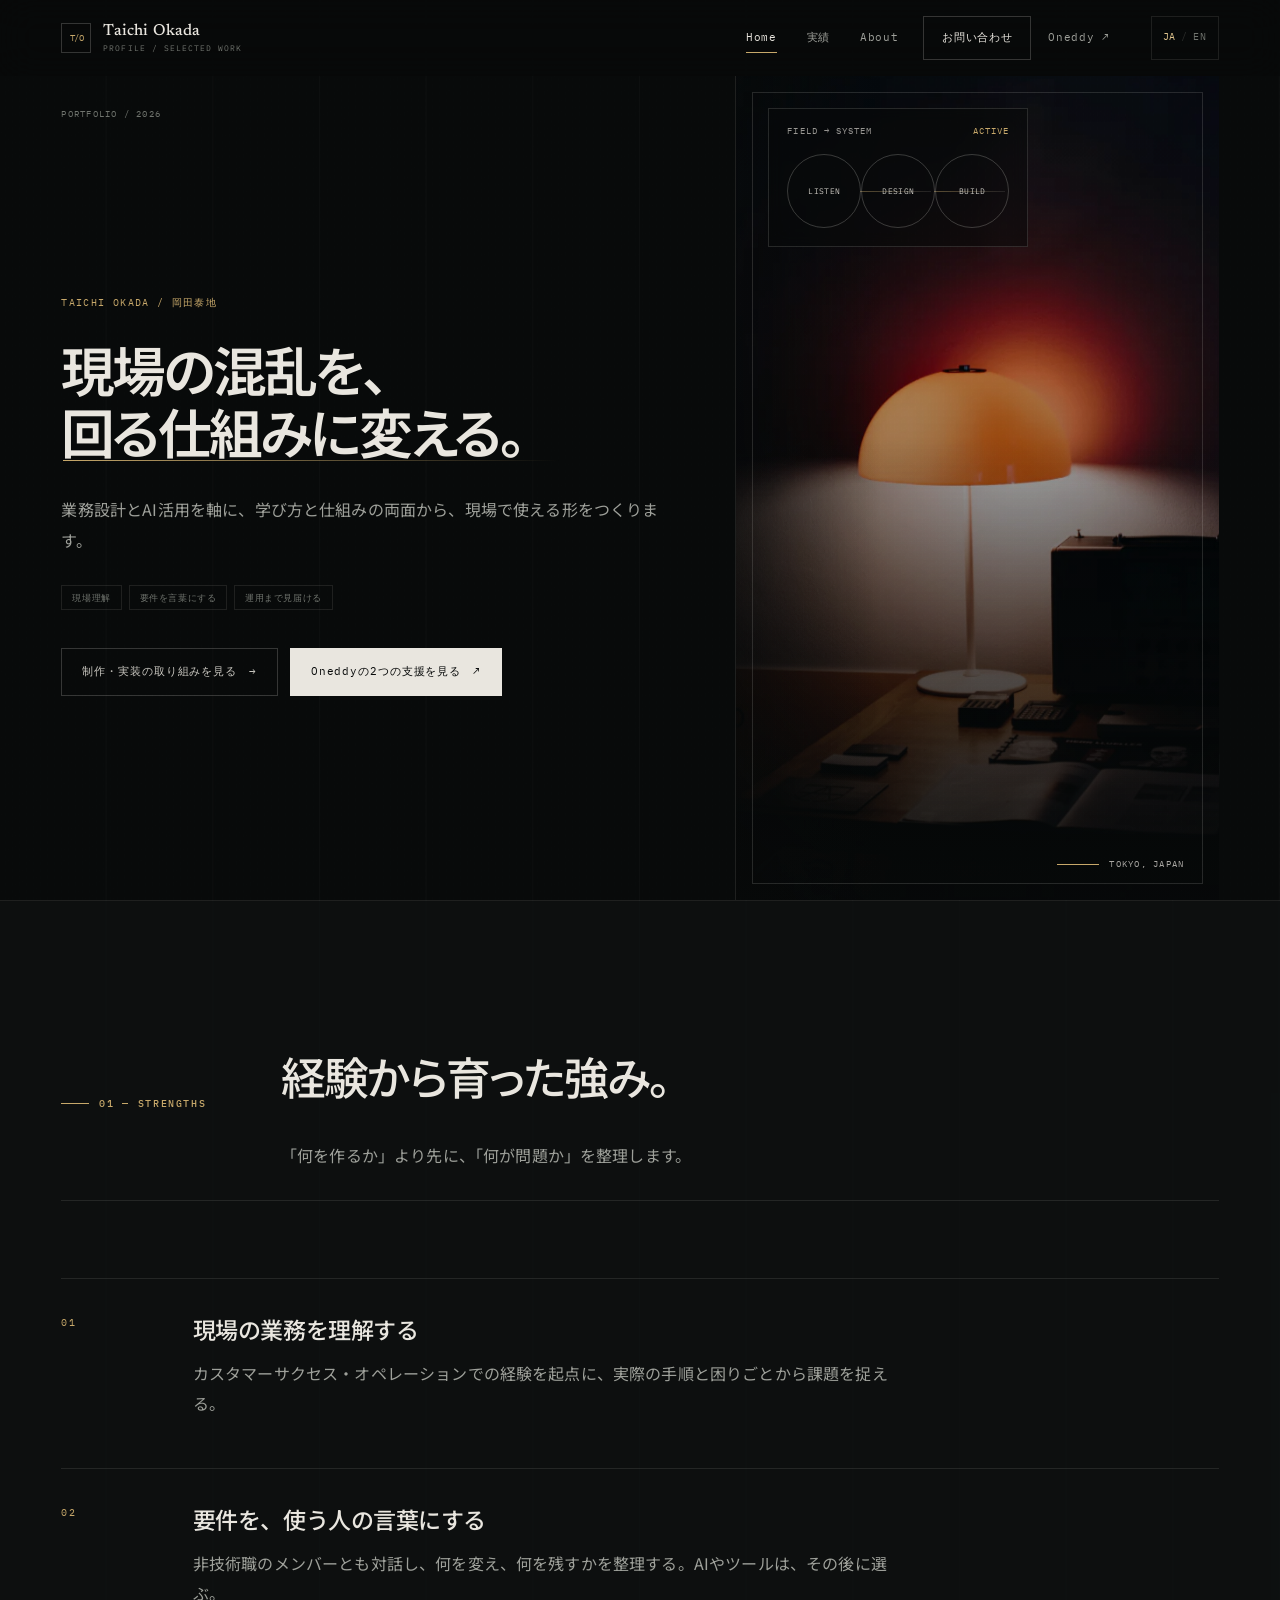
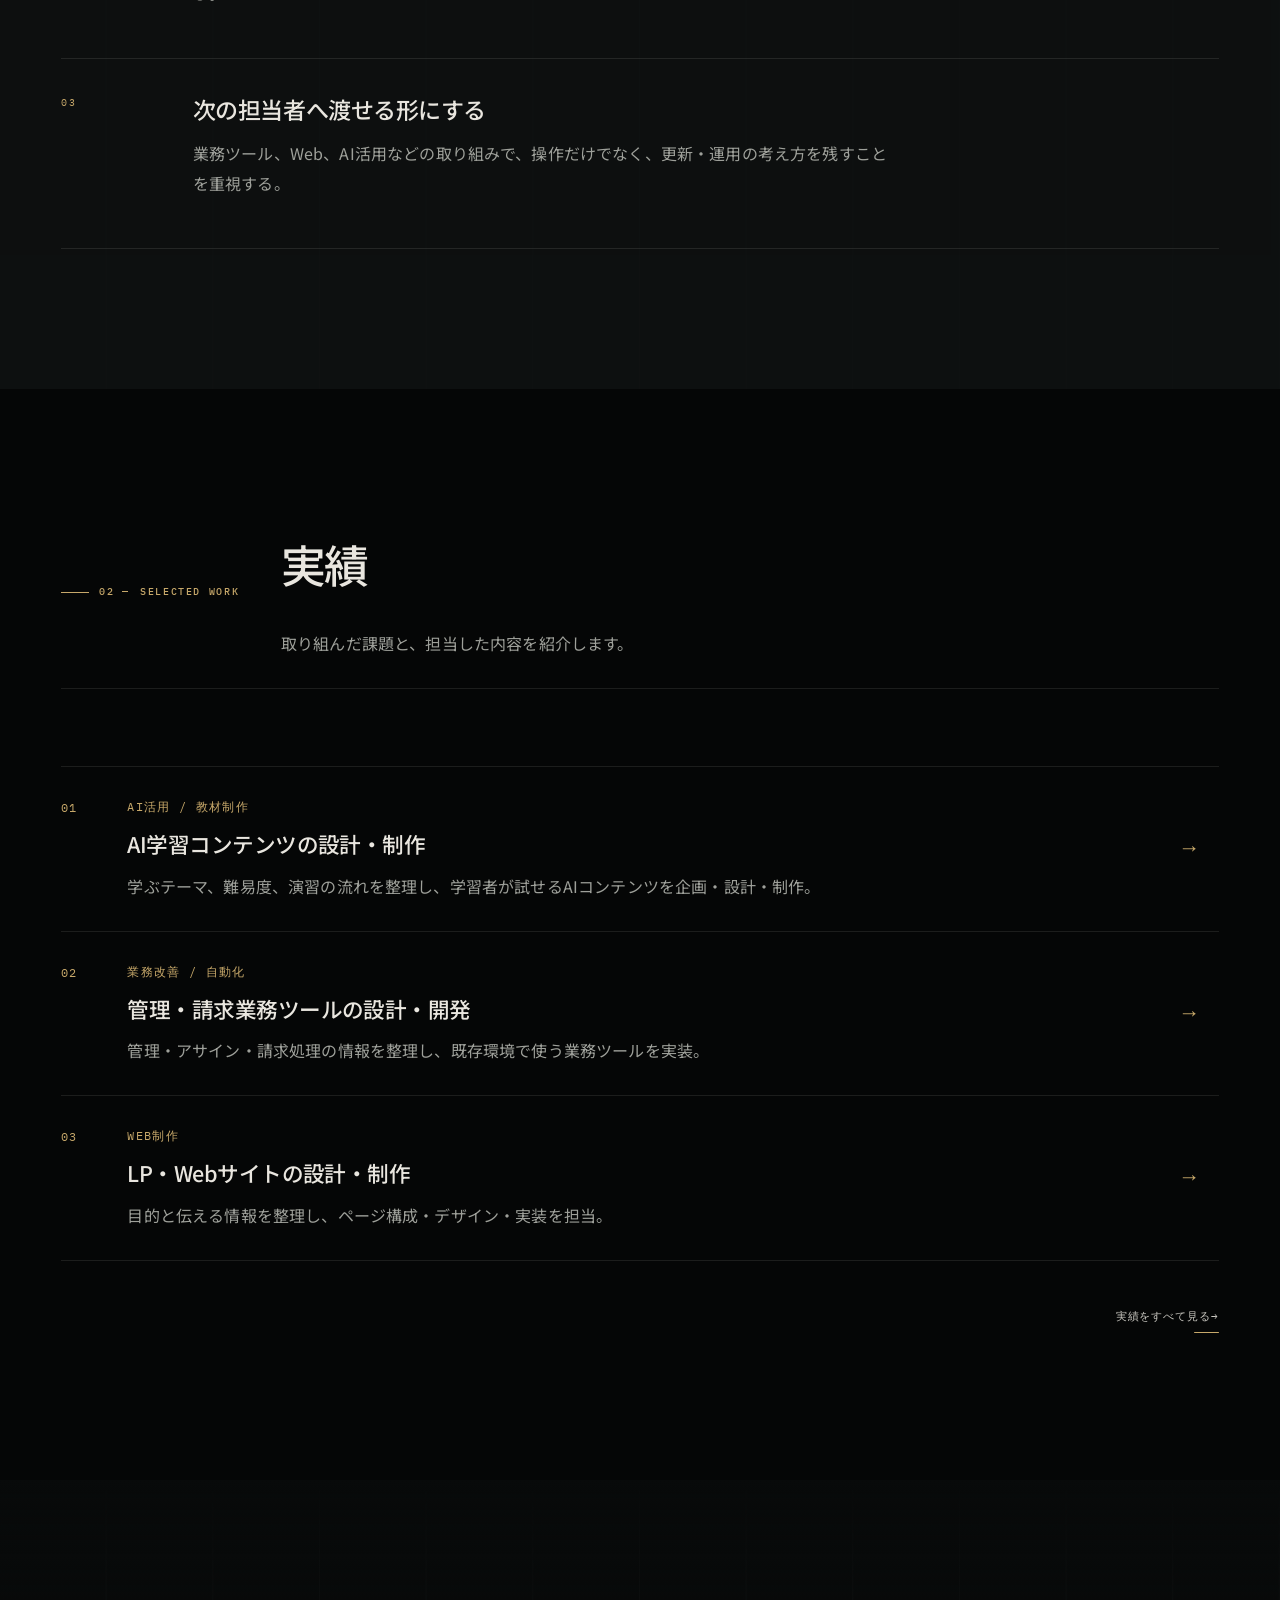
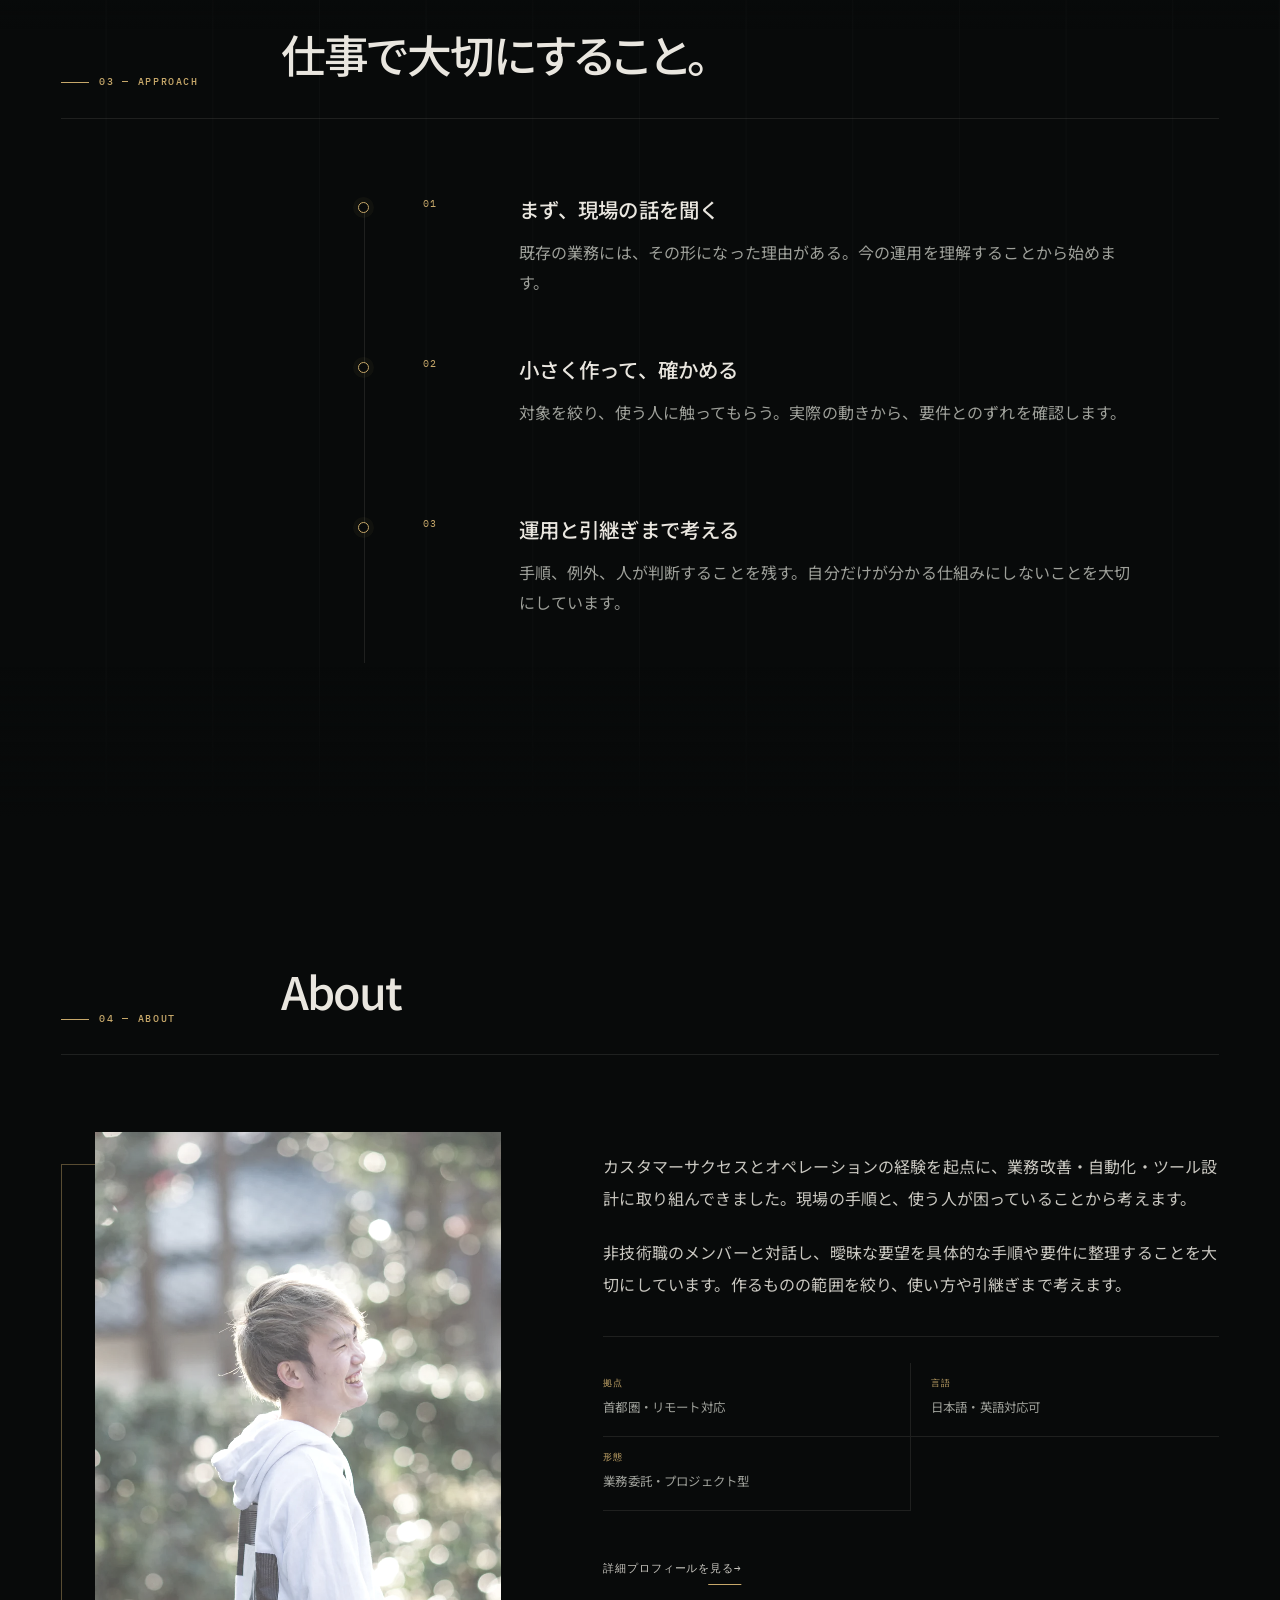
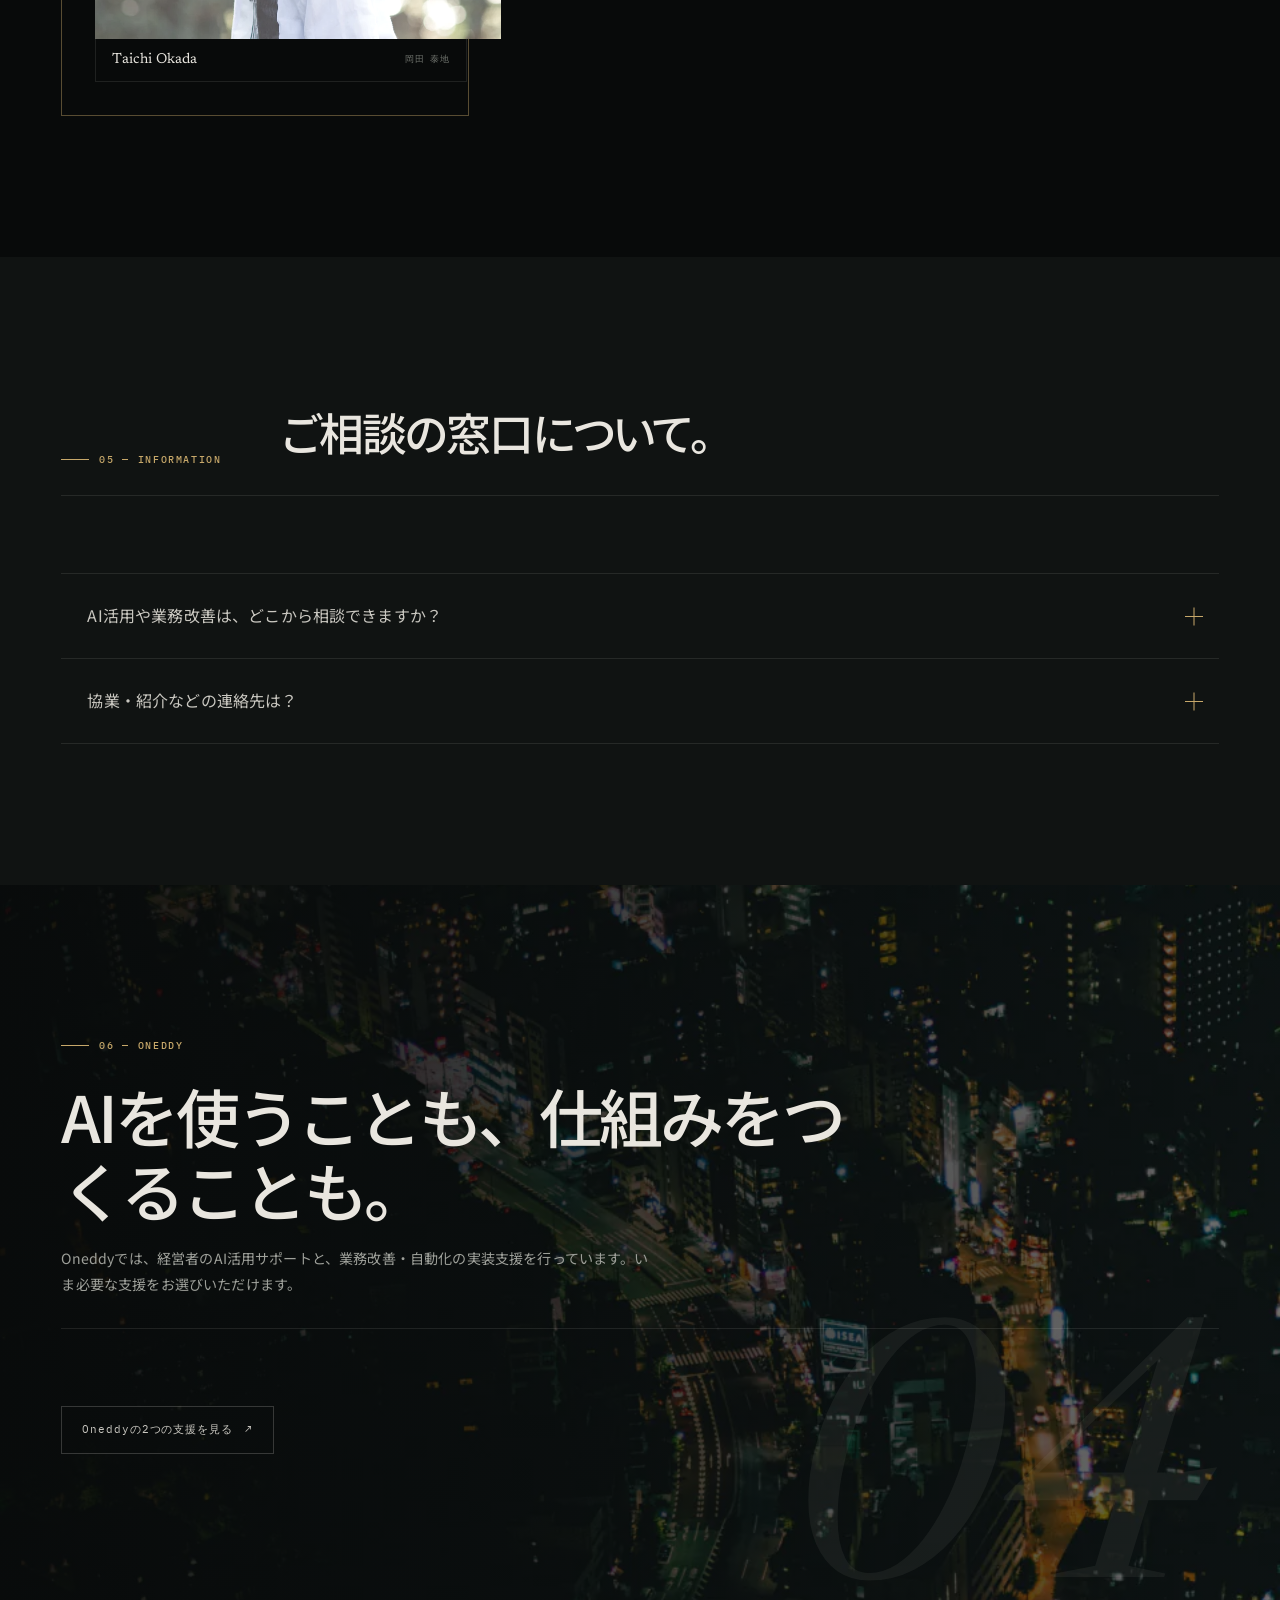
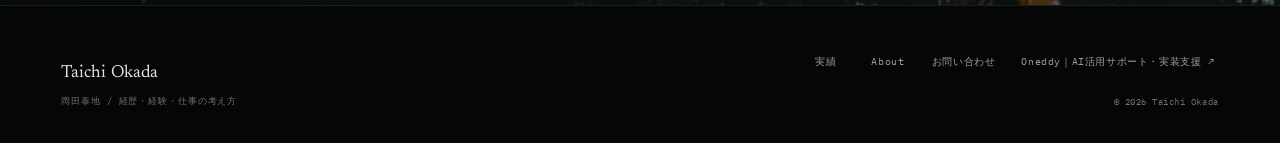
<file: index.html>
<!DOCTYPE html>
<html lang="ja">
<head>
  <meta charset="UTF-8">
  <meta name="viewport" content="width=device-width, initial-scale=1.0">
  <meta name="description" content="岡田泰地のプロフィール・経歴・実績。AI教材と業務ツールの設計・制作の経験をもとに、Oneddyで経営者のAI活用サポートと業務改善の実装支援に取り組んでいます。">
  <meta name="theme-color" content="#080A0A">
  <meta name="color-scheme" content="dark">
  <link rel="canonical" href="https://taichiokada.net/">
  <title>岡田泰地 | Profile & Selected Work</title>

  <link rel="preconnect" href="https://fonts.googleapis.com">
  <link rel="preconnect" href="https://fonts.gstatic.com" crossorigin>
  <link href="https://fonts.googleapis.com/css2?family=IBM+Plex+Mono:wght@400;500&amp;family=Newsreader:opsz,wght@6..72,300;6..72,400;6..72,500;6..72,600&amp;family=Noto+Sans+JP:wght@300;400;500;600;700&amp;display=swap" rel="stylesheet">
  <link rel="icon" href="assets/favicon.svg" type="image/svg+xml">
  <script>document.documentElement.classList.add('js');</script>
  <link rel="stylesheet" href="styles.css">
  <meta property="og:title" content="岡田泰地 | Profile & Selected Work">
  <meta property="og:description" content="岡田泰地のプロフィール・経歴・実績。AI教材と業務ツールの設計・制作の経験をもとに、Oneddyで経営者のAI活用サポートと業務改善の実装支援に取り組んでいます。">
  <meta property="og:url" content="https://taichiokada.net/">
  <meta property="og:type" content="website">
  <meta property="og:locale" content="ja_JP">
  <meta property="og:image" content="https://taichiokada.net/assets/taichiokada.jpg">
  <meta property="og:image:alt" content="担当者の岡田泰地">
  <script type="application/ld+json">{"@context": "https://schema.org", "@type": "Person", "@id": "https://taichiokada.net/about#person", "name": "岡田泰地", "alternateName": "Taichi Okada", "url": "https://taichiokada.net/about", "image": "https://taichiokada.net/assets/taichiokada.jpg", "description": "AI教材と業務ツールの設計・制作に取り組み、OneddyでAI活用と業務改善を支援しています。"}</script>
</head>
<body class="page-home" data-page="home">
  <a class="skip-link" href="#main-content" data-ja="本文へ移動" data-en="Skip to content">本文へ移動</a>
  <div class="ambient-light" aria-hidden="true"></div>

  <!-- ======================================================
       HEADER
  ====================================================== -->
  <header class="site-header" id="top">
    <div class="header-inner">

      <a class="brand" href="/" aria-label="Taichi Okada — トップ">
        <span class="brand-name">Taichi Okada</span>
        <span class="brand-sub mono">Profile / Selected Work</span>
      </a>

      <nav class="nav-primary" aria-label="Primary">
        <a href="/" data-ja="Home" data-en="Home" aria-current="page">Home</a>
        <a href="/works" data-ja="実績" data-en="Works">実績</a>
        <a href="/about" data-ja="About" data-en="About">About</a>
        <a href="/contact" class="nav-cta" data-ja="お問い合わせ" data-en="Contact">お問い合わせ</a>
      <a href="https://oneddy.net/" class="oneddy-nav" data-aria-ja="Oneddy｜AI活用サポート・実装支援" data-aria-en="Oneddy | AI coaching and implementation" data-ja="Oneddy ↗" data-en="Oneddy ↗">Oneddy ↗</a>
</nav>

      <div class="header-aside">
        <button class="lang-toggle" id="langToggle" aria-label="言語切替">
          <span class="lang-opt" data-lang="ja">JA</span>
          <span class="lang-sep" aria-hidden="true">/</span>
          <span class="lang-opt" data-lang="en">EN</span>
        </button>
        <button class="menu-toggle" id="menuToggle" aria-expanded="false" aria-controls="mobileNav"
                aria-label="メニューを開く" data-aria-ja="メニューを開く" data-aria-en="Open menu">
          <span></span><span></span>
        </button>
      </div>

    </div>

    <!-- Mobile nav -->
    <nav class="mobile-nav" id="mobileNav" aria-label="モバイルナビゲーション" aria-hidden="true" inert>
      <a href="/" class="m-link" data-ja="Home"   data-en="Home">Home</a>
      <a href="/works" class="m-link" data-ja="実績"   data-en="Works">実績</a>
      <a href="/about" class="m-link" data-ja="About"  data-en="About">About</a>
      <a href="/contact" class="m-link m-cta" data-ja="お問い合わせ" data-en="Contact">お問い合わせ</a>
    <a href="https://oneddy.net/" class="oneddy-nav" data-aria-ja="Oneddy｜AI活用サポート・実装支援" data-aria-en="Oneddy | AI coaching and implementation" data-ja="Oneddy ↗" data-en="Oneddy ↗">Oneddy ↗</a>
</nav>
  </header>

  <main id="main-content">

    <!-- ======================================================
         HERO
    ====================================================== -->
    <section class="hero" id="hero">
      <div class="hero-inner">

        <!-- Copy — left -->
        <div class="hero-copy">
          <p class="hero-kicker mono">
            <span data-ja="Taichi Okada / 岡田泰地" data-en="Taichi Okada / Profile">Taichi Okada / 岡田泰地</span>
          </p>

          <h1 class="hero-headline">
            <span class="hl" data-ja="現場の混乱を、" data-en="From messy operations">現場の混乱を、</span>
            <span class="hl" data-ja="回る仕組みに変える。" data-en="to systems that run.">回る仕組みに変える。</span>
          </h1>

          <p class="hero-sub"
             data-ja="業務設計とAI活用を軸に、学び方と仕組みの両面から、現場で使える形をつくります。"
             data-en="I bring workflow design and practical AI together, helping people learn and building systems they can use in their everyday work.">
            業務設計とAI活用を軸に、学び方と仕組みの両面から、現場で使える形をつくります。
          </p>

          <div class="hero-tags" aria-label="経験と仕事の軸"><span  data-ja="現場理解" data-en="Field understanding">現場理解</span><span  data-ja="要件を言葉にする" data-en="Clear requirements">要件を言葉にする</span><span  data-ja="運用まで見届ける" data-en="Operational handover">運用まで見届ける</span></div>

          <div class="hero-actions">
            <a href="/works" class="hero-link" data-ja="制作・実装の取り組みを見る" data-en="Explore my work">制作・実装の取り組みを見る <span aria-hidden="true">→</span></a>
            <a href="https://oneddy.net/" class="hero-link hero-link-primary" data-ja="Oneddyの2つの支援を見る" data-en="Explore Oneddy’s two services">Oneddyの2つの支援を見る <span aria-hidden="true">↗</span></a>
          </div>
        </div>

        <!-- Visual — right -->
        <div class="hero-visual" role="presentation" aria-hidden="true">
          <div class="hero-media"></div>
          <div class="hero-signal">
            <div class="hero-signal-label">Field → System</div>
            <div class="signal-route">
              <span class="signal-node">LISTEN</span>
              <span class="signal-node">DESIGN</span>
              <span class="signal-node">BUILD</span>
            </div>
          </div>
          <p class="visual-label mono" aria-hidden="true">Tokyo, Japan</p>
        </div>

      </div>
    </section>


    <!-- ======================================================
         SERVICES
    ====================================================== -->
    <section class="section services-section" id="services"><div class="container"><div class="section-head"><span class="eyebrow mono">01 — Strengths</span><h2  data-ja="経験から育った強み。" data-en="Strengths shaped by experience.">経験から育った強み。</h2><p class="section-intro" data-ja="「何を作るか」より先に、「何が問題か」を整理します。" data-en="I clarify the problem before choosing what to build.">「何を作るか」より先に、「何が問題か」を整理します。</p></div><ul class="services-list" role="list"><li class="service-row reveal-item"><span class="svc-num mono" aria-hidden="true">01</span><div class="svc-body"><h3  data-ja="現場の業務を理解する" data-en="Understand the work">現場の業務を理解する</h3><p  data-ja="カスタマーサクセス・オペレーションでの経験を起点に、実際の手順と困りごとから課題を捉える。" data-en="My customer success and operations experience shapes how I understand real workflows and their problems.">カスタマーサクセス・オペレーションでの経験を起点に、実際の手順と困りごとから課題を捉える。</p></div></li><li class="service-row reveal-item"><span class="svc-num mono" aria-hidden="true">02</span><div class="svc-body"><h3  data-ja="要件を、使う人の言葉にする" data-en="Make requirements clear">要件を、使う人の言葉にする</h3><p  data-ja="非技術職のメンバーとも対話し、何を変え、何を残すかを整理する。AIやツールは、その後に選ぶ。" data-en="I work with nontechnical colleagues to clarify what should change and what should stay. Tools come after that.">非技術職のメンバーとも対話し、何を変え、何を残すかを整理する。AIやツールは、その後に選ぶ。</p></div></li><li class="service-row reveal-item"><span class="svc-num mono" aria-hidden="true">03</span><div class="svc-body"><h3  data-ja="次の担当者へ渡せる形にする" data-en="Build for handover">次の担当者へ渡せる形にする</h3><p  data-ja="業務ツール、Web、AI活用などの取り組みで、操作だけでなく、更新・運用の考え方を残すことを重視する。" data-en="Across internal tools, web projects and AI work, I care about documenting how to operate and maintain the result.">業務ツール、Web、AI活用などの取り組みで、操作だけでなく、更新・運用の考え方を残すことを重視する。</p></div></li></ul></div></section>


    <!-- ======================================================
         WORK (simplified — links to works.html)
    ====================================================== -->
    <section class="section work-section" id="work">
      <div class="container">

        <div class="section-head">
          <span class="eyebrow mono">02 — <span data-ja="Selected Work" data-en="Selected Work">Selected Work</span></span>
          <h2 data-ja="実績" data-en="Work">実績</h2>
          <p class="section-intro"
             data-ja="取り組んだ課題と、担当した内容を紹介します。"
             data-en="Selected work, with a focus on the task and my responsibilities.">取り組んだ課題と、担当した内容を紹介します。</p>
        </div>

        <div class="work-index-list">
          <a href="/works#work-02" class="work-index-item reveal-item">
            <span class="wi-num mono" aria-hidden="true">01</span>
            <div class="wi-body">
              <span class="case-tag" data-ja="AI活用 / 教材制作" data-en="AI learning materials">AI活用 / 教材制作</span>
              <h3 data-ja="AI学習コンテンツの設計・制作" data-en="AI learning content design">AI学習コンテンツの設計・制作</h3>
              <p data-ja="学ぶテーマ、難易度、演習の流れを整理し、学習者が試せるAIコンテンツを企画・設計・制作。" data-en="Planning, designing and producing AI content with clear topics, difficulty levels and exercises that learners can try for themselves.">学ぶテーマ、難易度、演習の流れを整理し、学習者が試せるAIコンテンツを企画・設計・制作。</p>
            </div>
            <span class="wi-arrow" aria-hidden="true">→</span>
          </a>

          <a href="/works#work-03" class="work-index-item reveal-item">
            <span class="wi-num mono" aria-hidden="true">02</span>
            <div class="wi-body">
              <span class="case-tag" data-ja="業務改善 / 自動化" data-en="Operations and automation">業務改善 / 自動化</span>
              <h3 data-ja="管理・請求業務ツールの設計・開発" data-en="Management and billing workflow tools">管理・請求業務ツールの設計・開発</h3>
              <p data-ja="管理・アサイン・請求処理の情報を整理し、既存環境で使う業務ツールを実装。" data-en="Organizing management, assignment and billing information into a tool that uses the existing environment.">管理・アサイン・請求処理の情報を整理し、既存環境で使う業務ツールを実装。</p>
            </div>
            <span class="wi-arrow" aria-hidden="true">→</span>
          </a>

          <a href="/works#work-01" class="work-index-item reveal-item">
            <span class="wi-num mono" aria-hidden="true">03</span>
            <div class="wi-body">
              <span class="case-tag" data-ja="Web制作" data-en="Web development">Web制作</span>
              <h3 data-ja="LP・Webサイトの設計・制作" data-en="Website and landing page design">LP・Webサイトの設計・制作</h3>
              <p data-ja="目的と伝える情報を整理し、ページ構成・デザイン・実装を担当。" data-en="Clarifying the purpose and content, then designing and building the pages.">目的と伝える情報を整理し、ページ構成・デザイン・実装を担当。</p>
            </div>
            <span class="wi-arrow" aria-hidden="true">→</span>
          </a>
        </div>

        <div class="work-index-footer reveal-item">
          <a href="/works" class="section-link">
            <span data-ja="実績をすべて見る" data-en="View all work">実績をすべて見る</span>
            <span aria-hidden="true"> →</span>
          </a>
        </div>

      </div>
    </section>


    <!-- ======================================================
         PROCESS / 依頼の流れ
    ====================================================== -->
    <section class="section process-section" id="process"><div class="container"><div class="section-head"><span class="eyebrow mono">03 — Approach</span><h2  data-ja="仕事で大切にすること。" data-en="How I approach the work.">仕事で大切にすること。</h2></div><div class="process-flow"><div class="process-step reveal-item"><span class="step-num mono" aria-hidden="true">01</span><div class="step-body"><h3  data-ja="まず、現場の話を聞く" data-en="Listen first">まず、現場の話を聞く</h3><p  data-ja="既存の業務には、その形になった理由がある。今の運用を理解することから始めます。" data-en="Every workflow has a history. I start by understanding how and why it works today.">既存の業務には、その形になった理由がある。今の運用を理解することから始めます。</p></div></div><div class="process-step reveal-item"><span class="step-num mono" aria-hidden="true">02</span><div class="step-body"><h3  data-ja="小さく作って、確かめる" data-en="Make it small and testable">小さく作って、確かめる</h3><p  data-ja="対象を絞り、使う人に触ってもらう。実際の動きから、要件とのずれを確認します。" data-en="I keep the scope small and let users try it, then check the gap between the requirements and the working system.">対象を絞り、使う人に触ってもらう。実際の動きから、要件とのずれを確認します。</p></div></div><div class="process-step reveal-item"><span class="step-num mono" aria-hidden="true">03</span><div class="step-body"><h3  data-ja="運用と引継ぎまで考える" data-en="Plan for operations and handover">運用と引継ぎまで考える</h3><p  data-ja="手順、例外、人が判断することを残す。自分だけが分かる仕組みにしないことを大切にしています。" data-en="I document procedures, exceptions and human decisions so that the system can be handed over.">手順、例外、人が判断することを残す。自分だけが分かる仕組みにしないことを大切にしています。</p></div></div></div></div></section>


    <!-- ======================================================
         ABOUT (teaser — links to about.html)
    ====================================================== -->
    <section class="section about-section" id="about">
      <div class="container">

        <div class="section-head">
          <span class="eyebrow mono">04 — About</span>
          <h2>About</h2>
        </div>

        <div class="about-layout">

          <div class="about-visual">
            <img
              src="assets/taichiokada-400.webp"
              srcset="assets/taichiokada-400.webp 400w, assets/taichiokada-800.webp 800w"
              sizes="(max-width: 820px) min(86vw, 520px), min(38vw, 480px)"
              alt="Taichi Okada"
              class="portrait"
              loading="lazy"
              decoding="async"
              width="400"
              height="500"
            >
            <div class="portrait-caption">
              <span class="cap-name">Taichi Okada</span>
              <span class="cap-role mono" data-ja="岡田 泰地" data-en="岡田 泰地">岡田 泰地</span>
            </div>
          </div>

          <div class="about-text reveal-item">
            <p data-ja="カスタマーサクセスとオペレーションの経験を起点に、業務改善・自動化・ツール設計に取り組んできました。現場の手順と、使う人が困っていることから考えます。"
               data-en="My background in customer success and operations led me to workflow improvement, automation and internal tools. I start with the working process and the difficulties people face.">カスタマーサクセスとオペレーションの経験を起点に、業務改善・自動化・ツール設計に取り組んできました。現場の手順と、使う人が困っていることから考えます。</p>
            <p data-ja="非技術職のメンバーと対話し、曖昧な要望を具体的な手順や要件に整理することを大切にしています。作るものの範囲を絞り、使い方や引継ぎまで考えます。"
               data-en="I value working with nontechnical colleagues to turn unclear requests into concrete steps and requirements. I keep the scope focused and consider how the result will be used and handed over.">非技術職のメンバーと対話し、曖昧な要望を具体的な手順や要件に整理することを大切にしています。作るものの範囲を絞り、使い方や引継ぎまで考えます。</p>

            <div class="about-meta">
              <div class="meta-item">
                <span class="meta-key mono" data-ja="拠点" data-en="Based">拠点</span>
                <span class="meta-val" data-ja="首都圏・リモート対応" data-en="Greater Tokyo Area — remote-friendly">首都圏・リモート対応</span>
              </div>
              <div class="meta-item">
                <span class="meta-key mono" data-ja="言語" data-en="Languages">言語</span>
                <span class="meta-val" data-ja="日本語・英語対応可" data-en="Japanese &amp; English">日本語・英語対応可</span>
              </div>
              <div class="meta-item">
                <span class="meta-key mono" data-ja="形態" data-en="Availability">形態</span>
                <span class="meta-val" data-ja="業務委託・プロジェクト型" data-en="Contract / project-based">業務委託・プロジェクト型</span>
              </div>
            </div>

            <a href="/about" class="section-link about-more-link reveal-item">
              <span data-ja="詳細プロフィールを見る" data-en="Full profile">詳細プロフィールを見る</span>
              <span aria-hidden="true"> →</span>
            </a>
          </div>

        </div>
      </div>
    </section>


    <!-- ======================================================
         FAQ
    ====================================================== -->
    <section class="section faq-section" id="faq"><div class="container"><div class="section-head"><span class="eyebrow mono">05 — Information</span><h2  data-ja="ご相談の窓口について。" data-en="Where to get in touch.">ご相談の窓口について。</h2></div><div class="faq-list"><details class="faq-item"><summary class="faq-q"><span  data-ja="AI活用や業務改善は、どこから相談できますか？" data-en="Where can I discuss AI use or workflow improvement?">AI活用や業務改善は、どこから相談できますか？</span><span class="faq-toggle" aria-hidden="true"><span></span><span></span></span></summary><div class="faq-a"><p  data-ja="Oneddyでは、自分の仕事でAIを使うための個別サポートと、会社の業務改善・自動化の実装支援を選べます。内容と進め方を各ページで紹介しています。" data-en="At Oneddy, choose personal coaching to use AI in your own work or implementation support to improve company workflows. Each service page explains the scope and process.">Oneddyでは、自分の仕事でAIを使うための個別サポートと、会社の業務改善・自動化の実装支援を選べます。内容と進め方を各ページで紹介しています。</p><a href="https://oneddy.net/" class="hero-link" data-ja="Oneddyの2つの支援を見る ↗" data-en="Explore Oneddy’s two services ↗">Oneddyの2つの支援を見る ↗</a></div></details><details class="faq-item"><summary class="faq-q"><span  data-ja="協業・紹介などの連絡先は？" data-en="How do I contact you about partnerships or introductions?">協業・紹介などの連絡先は？</span><span class="faq-toggle" aria-hidden="true"><span></span><span></span></span></summary><div class="faq-a"><p  data-ja="岡田泰地へのお問い合わせフォームからご連絡ください。日本語・英語でのやり取りに対応しています。" data-en="Use my contact form for partnerships and introductions. I work in Japanese and English.">岡田泰地へのお問い合わせフォームからご連絡ください。日本語・英語でのやり取りに対応しています。</p><a href="/contact" class="hero-link" data-ja="お問い合わせへ →" data-en="Contact →">お問い合わせへ →</a></div></details></div></div></section>


    <!-- ======================================================
         CONTACT CTA (no form — links to contact.html)
    ====================================================== -->
    <section class="section contact-section" id="contact"><div class="container"><div class="contact-head"><span class="eyebrow mono">06 — Oneddy</span><h2  data-ja="AIを使うことも、仕組みをつくることも。" data-en="Use AI in your work. Build systems for your business.">AIを使うことも、仕組みをつくることも。</h2><p  data-ja="Oneddyでは、経営者のAI活用サポートと、業務改善・自動化の実装支援を行っています。いま必要な支援をお選びいただけます。" data-en="Oneddy offers personal AI coaching for business owners and implementation support for workflow improvement and automation. Choose the support you need today.">Oneddyでは、経営者のAI活用サポートと、業務改善・自動化の実装支援を行っています。いま必要な支援をお選びいただけます。</p></div><div class="contact-cta-block reveal-item"><a href="https://oneddy.net/" class="contact-cta-btn"><span  data-ja="Oneddyの2つの支援を見る" data-en="Explore Oneddy’s two services">Oneddyの2つの支援を見る</span><span aria-hidden="true"> ↗</span></a></div></div></section>

  </main>


  <!-- ======================================================
       FOOTER
  ====================================================== -->
  <footer class="site-footer">
    <div class="container">
      <div class="footer-inner">
        <div class="footer-left">
          <span class="footer-name">Taichi Okada</span>
          <span class="footer-sub mono" data-ja="岡田泰地 / 経歴・経験・仕事の考え方" data-en="Taichi Okada / Profile, work and approach">岡田泰地 / 経歴・経験・仕事の考え方</span>
        </div>
        <div class="footer-right">
          <nav class="footer-nav" aria-label="Footer">
            <a href="/works" data-ja="実績"   data-en="Works">実績</a>
            <a href="/about" data-ja="About"  data-en="About">About</a>
            <a href="/contact" data-ja="お問い合わせ" data-en="Contact">お問い合わせ</a>
          <a href="https://oneddy.net/" class="oneddy-nav" data-aria-ja="Oneddy｜AI活用サポート・実装支援" data-aria-en="Oneddy | AI coaching and implementation" data-ja="Oneddy｜AI活用サポート・実装支援 ↗" data-en="Oneddy | AI coaching &amp; implementation ↗">Oneddy｜AI活用サポート・実装支援 ↗</a>
</nav>
          <span class="footer-copy mono">© 2026 Taichi Okada</span>
        </div>
      </div>
    </div>
  </footer>

  <script src="script.js"></script>
</body>
</html>
</file>
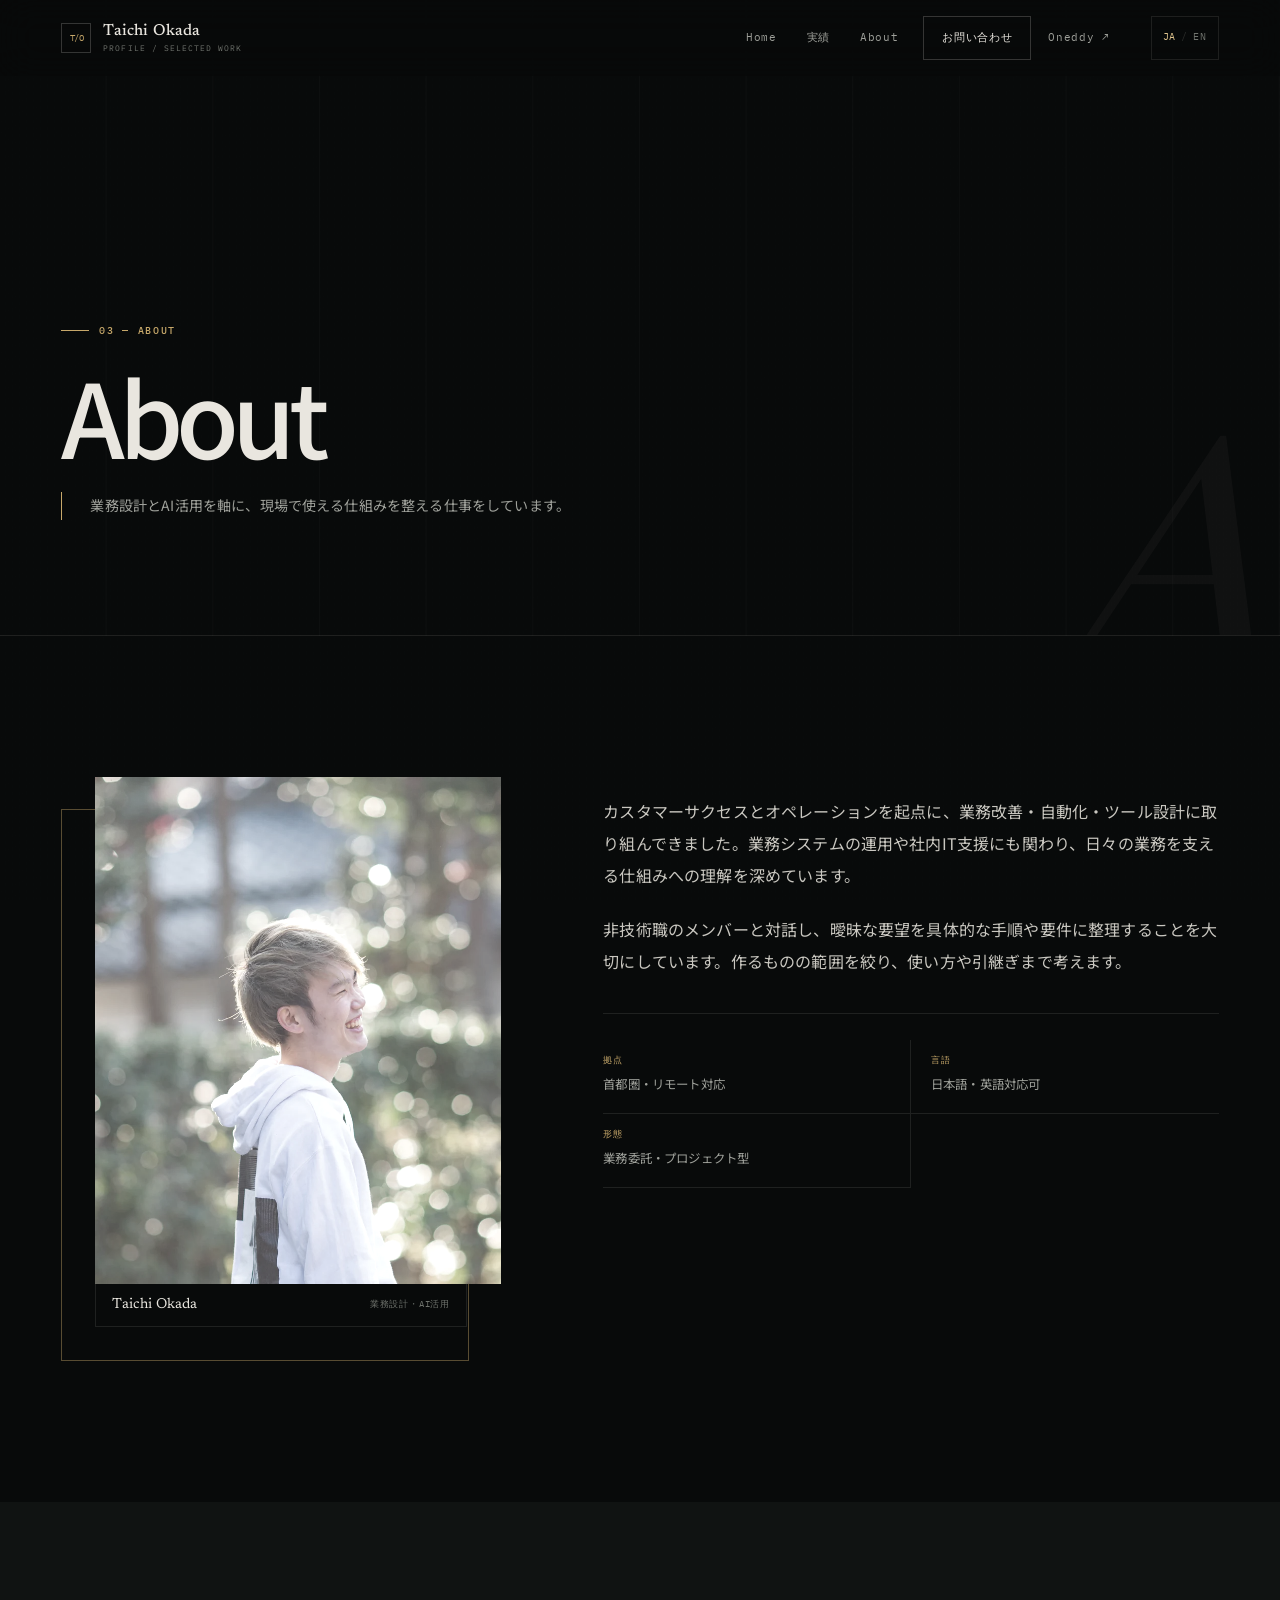
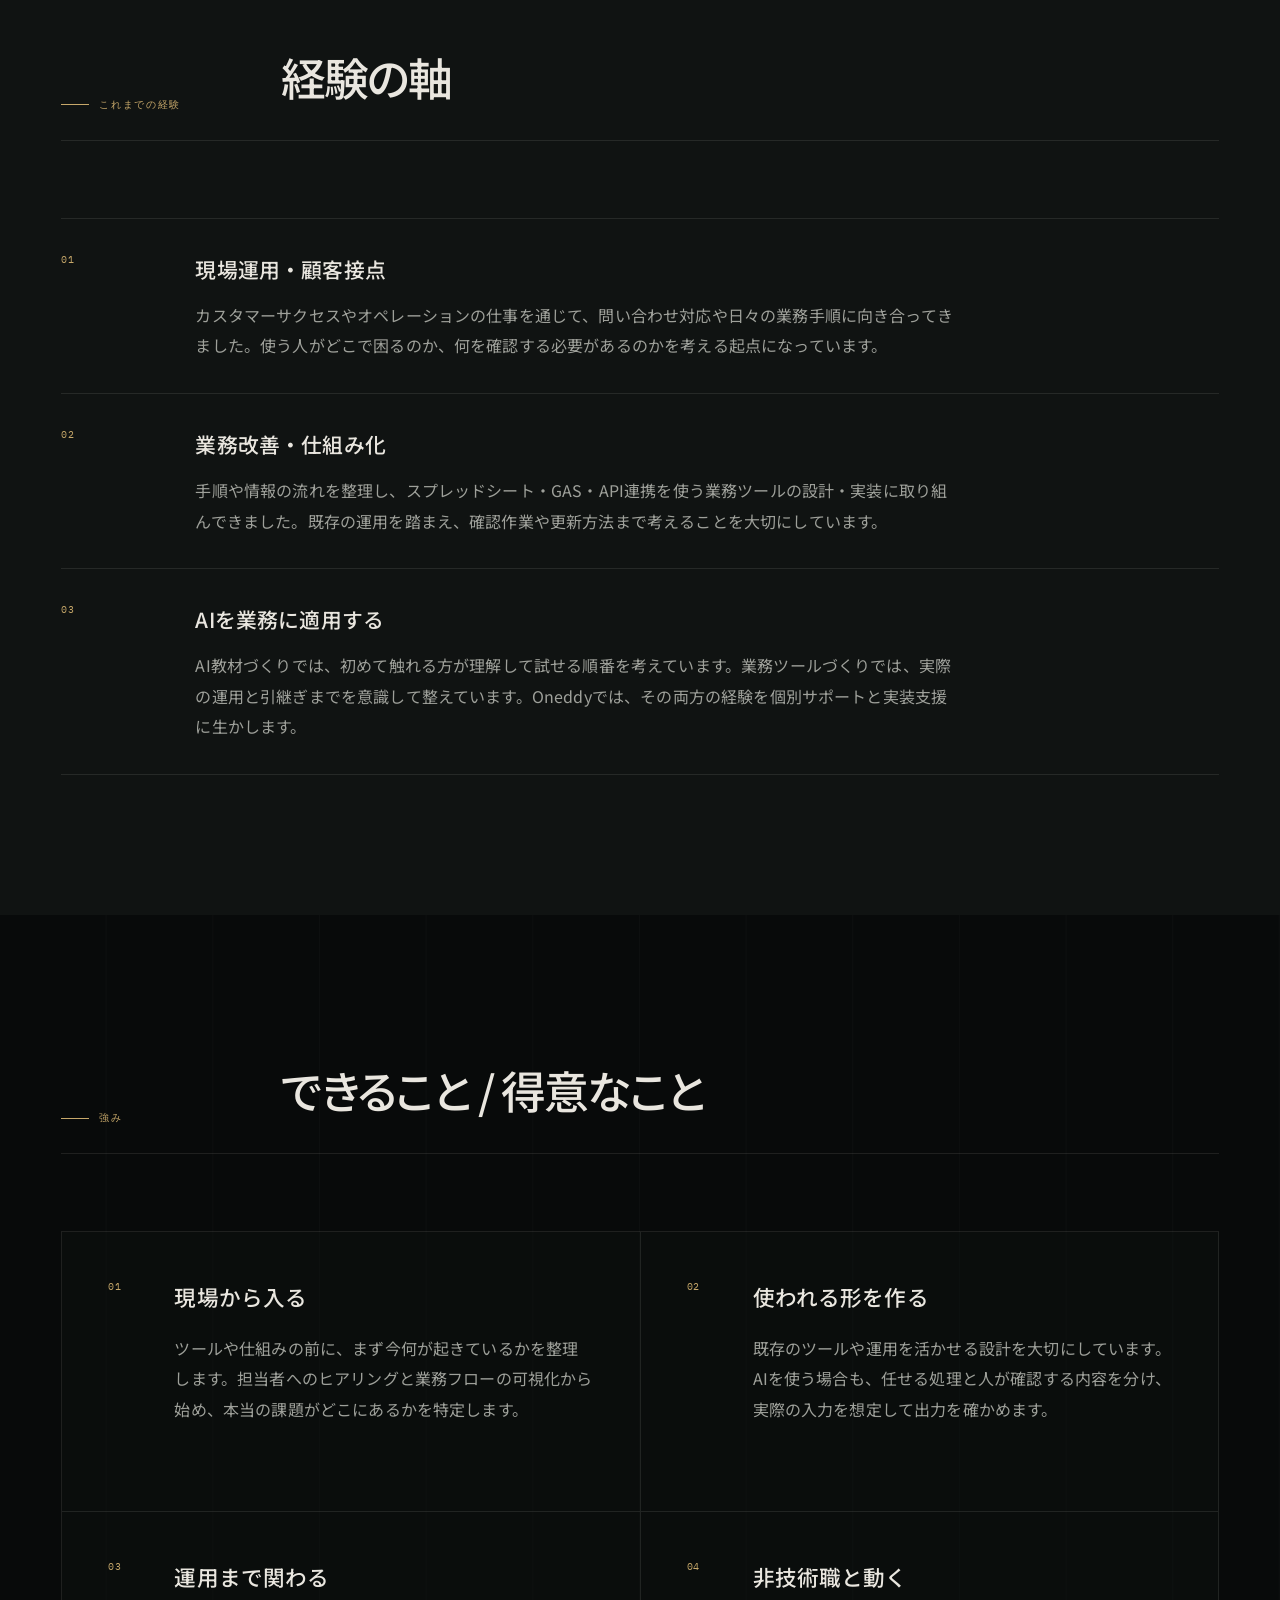
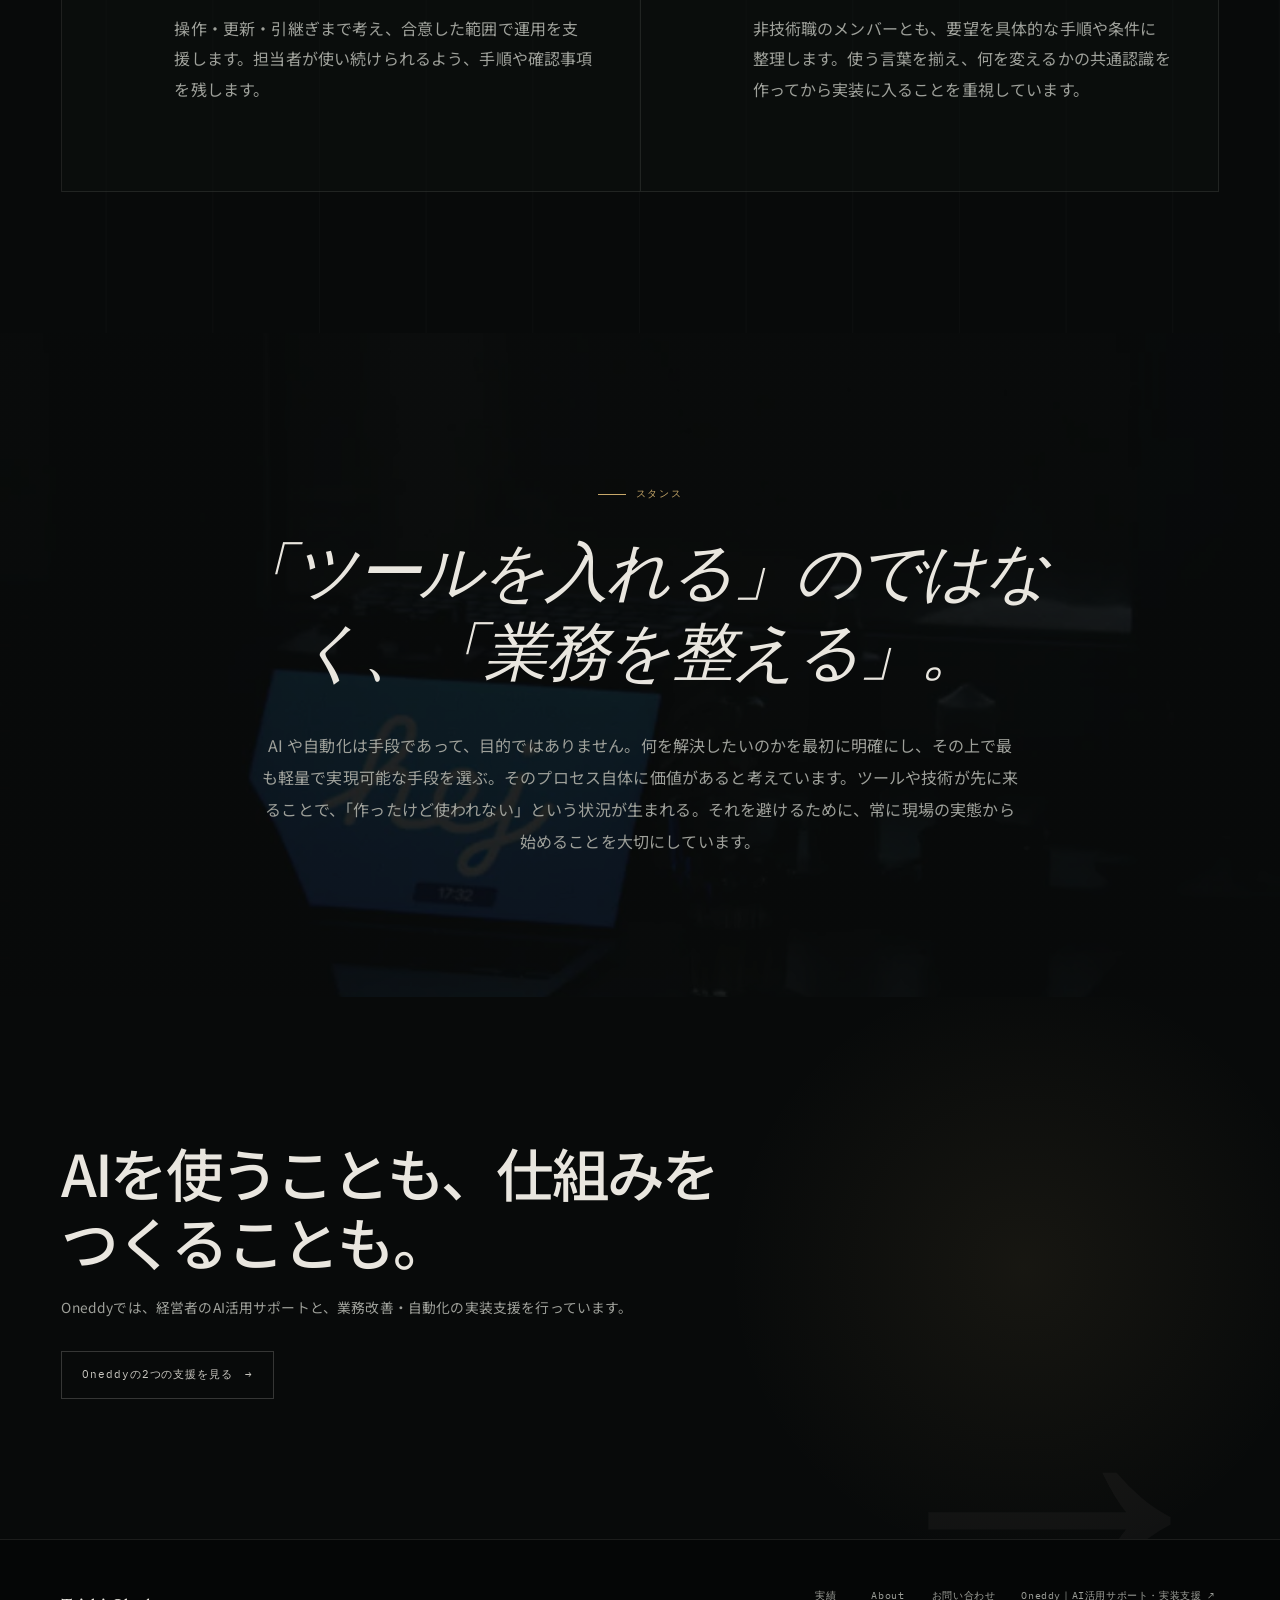
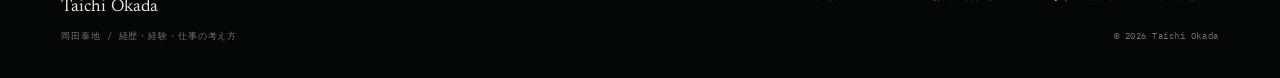
<file: about.html>
<!DOCTYPE html>
<html lang="ja">
<head>
  <meta charset="UTF-8">
  <meta name="viewport" content="width=device-width, initial-scale=1.0">
  <meta name="description" content="岡田泰地の経験と仕事の考え方。顧客対応・業務運用を起点に、業務改善、自動化、AIを業務に適用する取り組みを紹介します。">
  <meta name="theme-color" content="#080A0A">
  <meta name="color-scheme" content="dark">
  <link rel="canonical" href="https://taichiokada.net/about">
  <title>岡田泰地について｜AI活用・業務改善の経験</title>
  <link rel="preconnect" href="https://fonts.googleapis.com">
  <link rel="preconnect" href="https://fonts.gstatic.com" crossorigin>
  <link href="https://fonts.googleapis.com/css2?family=IBM+Plex+Mono:wght@400;500&amp;family=Newsreader:opsz,wght@6..72,300;6..72,400;6..72,500;6..72,600&amp;family=Noto+Sans+JP:wght@300;400;500;600;700&amp;display=swap" rel="stylesheet">
  <link rel="icon" href="assets/favicon.svg" type="image/svg+xml">
  <script>document.documentElement.classList.add('js');</script>
  <link rel="stylesheet" href="styles.css">
  <meta property="og:title" content="岡田泰地について｜AI活用・業務改善の経験">
  <meta property="og:description" content="岡田泰地の経験と仕事の考え方。顧客対応・業務運用を起点に、業務改善、自動化、AIを業務に適用する取り組みを紹介します。">
  <meta property="og:url" content="https://taichiokada.net/about">
  <meta property="og:type" content="website">
  <meta property="og:locale" content="ja_JP">
  <meta property="og:image" content="https://taichiokada.net/assets/taichiokada.jpg">
  <meta property="og:image:alt" content="担当者の岡田泰地">
  <script type="application/ld+json">{"@context": "https://schema.org", "@type": "Person", "@id": "https://taichiokada.net/about#person", "name": "岡田泰地", "alternateName": "Taichi Okada", "url": "https://taichiokada.net/about", "image": "https://taichiokada.net/assets/taichiokada.jpg", "description": "AI教材と業務ツールの設計・制作に取り組み、OneddyでAI活用と業務改善を支援しています。"}</script>
</head>
<body class="page-about" data-page="about">
  <a class="skip-link" href="#main-content" data-ja="本文へ移動" data-en="Skip to content">本文へ移動</a>
  <div class="ambient-light" aria-hidden="true"></div>

  <!-- ======================================================
       HEADER
  ====================================================== -->
  <header class="site-header" id="top">
    <div class="header-inner">
      <a class="brand" href="/" aria-label="Taichi Okada — トップ">
        <span class="brand-name">Taichi Okada</span>
        <span class="brand-sub mono">Profile / Selected Work</span>
      </a>
      <nav class="nav-primary" aria-label="Primary">
        <a href="/" data-ja="Home" data-en="Home">Home</a>
        <a href="/works" data-ja="実績" data-en="Works">実績</a>
        <a href="/about" data-ja="About" data-en="About" aria-current="page">About</a>
        <a href="/contact" class="nav-cta" data-ja="お問い合わせ" data-en="Contact">お問い合わせ</a>
      <a href="https://oneddy.net/" class="oneddy-nav" data-aria-ja="Oneddy｜AI活用サポート・実装支援" data-aria-en="Oneddy | AI coaching and implementation" data-ja="Oneddy ↗" data-en="Oneddy ↗">Oneddy ↗</a>
</nav>
      <div class="header-aside">
        <button class="lang-toggle" id="langToggle" aria-label="言語切替">
          <span class="lang-opt" data-lang="ja">JA</span>
          <span class="lang-sep" aria-hidden="true">/</span>
          <span class="lang-opt" data-lang="en">EN</span>
        </button>
        <button class="menu-toggle" id="menuToggle" aria-expanded="false" aria-controls="mobileNav"
                aria-label="メニューを開く" data-aria-ja="メニューを開く" data-aria-en="Open menu">
          <span></span><span></span>
        </button>
      </div>
    </div>
    <nav class="mobile-nav" id="mobileNav" aria-label="モバイルナビゲーション" aria-hidden="true" inert>
      <a href="/" class="m-link" data-ja="Home" data-en="Home">Home</a>
      <a href="/works" class="m-link" data-ja="実績" data-en="Works">実績</a>
      <a href="/about" class="m-link" data-ja="About" data-en="About">About</a>
      <a href="/contact" class="m-link m-cta" data-ja="お問い合わせ" data-en="Contact">お問い合わせ</a>
    <a href="https://oneddy.net/" class="oneddy-nav" data-aria-ja="Oneddy｜AI活用サポート・実装支援" data-aria-en="Oneddy | AI coaching and implementation" data-ja="Oneddy ↗" data-en="Oneddy ↗">Oneddy ↗</a>
</nav>
  </header>

  <main id="main-content">

    <!-- ======================================================
         PAGE HERO
    ====================================================== -->
    <section class="page-hero">
      <div class="container">
        <span class="page-hero-label eyebrow mono">03 — About</span>
        <h1 data-ja="About" data-en="About">About</h1>
        <p class="page-hero-desc"
           data-ja="業務設計とAI活用を軸に、現場で使える仕組みを整える仕事をしています。"
           data-en="Working at the intersection of workflow design and AI adoption—building systems that actually get used in the field.">
          業務設計とAI活用を軸に、現場で使える仕組みを整える仕事をしています。
        </p>
      </div>
    </section>


    <!-- ======================================================
         PROFILE
    ====================================================== -->
    <section class="section about-section" id="profile">
      <div class="container">

        <div class="about-layout">

          <!-- Portrait -->
          <div class="about-visual">
            <img
              src="assets/taichiokada-400.webp"
              srcset="assets/taichiokada-400.webp 400w, assets/taichiokada-800.webp 800w"
              sizes="(max-width: 820px) min(86vw, 520px), min(38vw, 480px)"
              alt="Taichi Okada"
              class="portrait"
              loading="eager"
              decoding="async"
              fetchpriority="high"
              width="400"
              height="500"
            >
            <div class="portrait-caption">
              <span class="cap-name">Taichi Okada</span>
              <span class="cap-role mono" data-ja="業務設計・AI活用" data-en="Workflow Design &amp; AI">業務設計・AI活用</span>
            </div>
          </div>

          <!-- Narrative -->
          <div class="about-text reveal-item">
            <p data-ja="カスタマーサクセスとオペレーションを起点に、業務改善・自動化・ツール設計に取り組んできました。業務システムの運用や社内IT支援にも関わり、日々の業務を支える仕組みへの理解を深めています。"
               data-en="My background in customer success and operations led me to workflow improvement, automation and internal tools. I have also begun working with business systems operations and internal IT support, building my understanding of what keeps everyday work running.">カスタマーサクセスとオペレーションを起点に、業務改善・自動化・ツール設計に取り組んできました。業務システムの運用や社内IT支援にも関わり、日々の業務を支える仕組みへの理解を深めています。</p>
            <p data-ja="非技術職のメンバーと対話し、曖昧な要望を具体的な手順や要件に整理することを大切にしています。作るものの範囲を絞り、使い方や引継ぎまで考えます。"
               data-en="I value working with nontechnical colleagues to turn unclear requests into concrete steps and requirements. I keep the scope focused and consider how the result will be used and handed over.">非技術職のメンバーと対話し、曖昧な要望を具体的な手順や要件に整理することを大切にしています。作るものの範囲を絞り、使い方や引継ぎまで考えます。</p>

            <div class="about-meta">
              <div class="meta-item">
                <span class="meta-key mono" data-ja="拠点" data-en="Based">拠点</span>
                <span class="meta-val" data-ja="首都圏・リモート対応" data-en="Greater Tokyo Area — remote-friendly">首都圏・リモート対応</span>
              </div>
              <div class="meta-item">
                <span class="meta-key mono" data-ja="言語" data-en="Languages">言語</span>
                <span class="meta-val" data-ja="日本語・英語対応可" data-en="Japanese &amp; English">日本語・英語対応可</span>
              </div>
              <div class="meta-item">
                <span class="meta-key mono" data-ja="形態" data-en="Availability">形態</span>
                <span class="meta-val" data-ja="業務委託・プロジェクト型" data-en="Contract / project-based">業務委託・プロジェクト型</span>
              </div>
            </div>
          </div>

        </div>
      </div>
    </section>


    <!-- ======================================================
         CAREER TIMELINE（3段階）
    ====================================================== -->
    <section class="section career-section" id="career">
      <div class="container">

        <div class="section-head">
          <span class="eyebrow mono" data-ja="これまでの経験" data-en="Experience">これまでの経験</span>
          <h2 data-ja="経験の軸" data-en="My background">経験の軸</h2>
        </div>

        <div class="career-timeline">

          <div class="career-step reveal-item">
            <span class="career-num mono" aria-hidden="true">01</span>
            <div class="career-body">
              <h3 data-ja="現場運用・顧客接点" data-en="Field Operations &amp; Customer Engagement">現場運用・顧客接点</h3>
              <p data-ja="カスタマーサクセスやオペレーションの仕事を通じて、問い合わせ対応や日々の業務手順に向き合ってきました。使う人がどこで困るのか、何を確認する必要があるのかを考える起点になっています。"
                 data-en="Customer success and operations work brought me close to support inquiries and everyday procedures. That experience shapes how I think about where people struggle and what they need to check.">カスタマーサクセスやオペレーションの仕事を通じて、問い合わせ対応や日々の業務手順に向き合ってきました。使う人がどこで困るのか、何を確認する必要があるのかを考える起点になっています。</p>
            </div>
          </div>

          <div class="career-step reveal-item">
            <span class="career-num mono" aria-hidden="true">02</span>
            <div class="career-body">
              <h3 data-ja="業務改善・仕組み化" data-en="Process Improvement &amp; Systems Design">業務改善・仕組み化</h3>
              <p data-ja="手順や情報の流れを整理し、スプレッドシート・GAS・API連携を使う業務ツールの設計・実装に取り組んできました。既存の運用を踏まえ、確認作業や更新方法まで考えることを大切にしています。"
                 data-en="I have designed and built internal tools using spreadsheets, Apps Script and API integrations. I work from the existing process and consider how people will check and update the result.">手順や情報の流れを整理し、スプレッドシート・GAS・API連携を使う業務ツールの設計・実装に取り組んできました。既存の運用を踏まえ、確認作業や更新方法まで考えることを大切にしています。</p>
            </div>
          </div>

          <div class="career-step reveal-item">
            <span class="career-num mono" aria-hidden="true">03</span>
            <div class="career-body">
              <h3 data-ja="AIを業務に適用する" data-en="Applying AI to real work">AIを業務に適用する</h3>
              <p  data-ja="AI教材づくりでは、初めて触れる方が理解して試せる順番を考えています。業務ツールづくりでは、実際の運用と引継ぎまでを意識して整えています。Oneddyでは、その両方の経験を個別サポートと実装支援に生かします。" data-en="In AI learning content, I structure explanations and exercises so beginners can understand and try them. In workflow tools, I design for everyday use and handover. At Oneddy, I bring both experiences to personal AI coaching and implementation support.">AI教材づくりでは、初めて触れる方が理解して試せる順番を考えています。業務ツールづくりでは、実際の運用と引継ぎまでを意識して整えています。Oneddyでは、その両方の経験を個別サポートと実装支援に生かします。</p>
            </div>
          </div>

        </div>
      </div>
    </section>


    <!-- ======================================================
         STRENGTHS
    ====================================================== -->
    <section class="section strengths-section" id="strengths">
      <div class="container">

        <div class="section-head">
          <span class="eyebrow mono" data-ja="強み" data-en="Strengths">強み</span>
          <h2 data-ja="できること / 得意なこと" data-en="What I do well">できること / 得意なこと</h2>
        </div>

        <div class="strengths-grid">

          <div class="strength-item reveal-item">
            <span class="strength-num mono" aria-hidden="true">01</span>
            <div class="strength-body">
              <h3 data-ja="現場から入る" data-en="Starting from the field">現場から入る</h3>
              <p data-ja="ツールや仕組みの前に、まず今何が起きているかを整理します。担当者へのヒアリングと業務フローの可視化から始め、本当の課題がどこにあるかを特定します。"
                 data-en="Before tools or systems, I work to understand what's actually happening. Starting with interviews and flow mapping to identify where the real problem lies.">
                ツールや仕組みの前に、まず今何が起きているかを整理します。担当者へのヒアリングと業務フローの可視化から始め、本当の課題がどこにあるかを特定します。
              </p>
            </div>
          </div>

          <div class="strength-item reveal-item">
            <span class="strength-num mono" aria-hidden="true">02</span>
            <div class="strength-body">
              <h3 data-ja="使われる形を作る" data-en="Building what actually gets used">使われる形を作る</h3>
              <p data-ja="既存のツールや運用を活かせる設計を大切にしています。AIを使う場合も、任せる処理と人が確認する内容を分け、実際の入力を想定して出力を確かめます。"
                 data-en="I aim to work with existing tools and processes. When using AI, I separate automated steps from human review and check outputs against realistic inputs.">既存のツールや運用を活かせる設計を大切にしています。AIを使う場合も、任せる処理と人が確認する内容を分け、実際の入力を想定して出力を確かめます。</p>
            </div>
          </div>

          <div class="strength-item reveal-item">
            <span class="strength-num mono" aria-hidden="true">03</span>
            <div class="strength-body">
              <h3 data-ja="運用まで関わる" data-en="Support operations">運用まで関わる</h3>
              <p data-ja="操作・更新・引継ぎまで考え、合意した範囲で運用を支援します。担当者が使い続けられるよう、手順や確認事項を残します。"
                 data-en="I plan for operation, updates and handover, and support ongoing use within the agreed scope. I document procedures and checks so the next owner can keep using the system.">
                操作・更新・引継ぎまで考え、合意した範囲で運用を支援します。担当者が使い続けられるよう、手順や確認事項を残します。
              </p>
            </div>
          </div>

          <div class="strength-item reveal-item">
            <span class="strength-num mono" aria-hidden="true">04</span>
            <div class="strength-body">
              <h3 data-ja="非技術職と動く" data-en="Working with non-technical stakeholders">非技術職と動く</h3>
              <p data-ja="非技術職のメンバーとも、要望を具体的な手順や条件に整理します。使う言葉を揃え、何を変えるかの共通認識を作ってから実装に入ることを重視しています。"
                 data-en="I work with nontechnical colleagues to turn requests into concrete steps and conditions, agreeing on what should change before starting implementation.">非技術職のメンバーとも、要望を具体的な手順や条件に整理します。使う言葉を揃え、何を変えるかの共通認識を作ってから実装に入ることを重視しています。</p>
            </div>
          </div>

        </div>
      </div>
    </section>


    <!-- ======================================================
         STANCE
    ====================================================== -->
    <section class="section stance-section" id="stance">
      <div class="container">
        <div class="stance-inner reveal-item">
          <span class="eyebrow mono" data-ja="スタンス" data-en="Stance">スタンス</span>
          <blockquote class="stance-quote">
            <p data-ja="「ツールを入れる」のではなく、「業務を整える」。"
               data-en="Not &ldquo;we're introducing a tool&rdquo;&thinsp;—&thinsp;but &ldquo;we're fixing how work gets done.&rdquo;">
              「ツールを入れる」のではなく、「業務を整える」。
            </p>
          </blockquote>
          <p class="stance-body"
             data-ja="AI や自動化は手段であって、目的ではありません。何を解決したいのかを最初に明確にし、その上で最も軽量で実現可能な手段を選ぶ。そのプロセス自体に価値があると考えています。ツールや技術が先に来ることで、「作ったけど使われない」という状況が生まれる。それを避けるために、常に現場の実態から始めることを大切にしています。"
             data-en="AI and automation are means, not goals. I start by clarifying what needs to be solved, then choose the lightest feasible approach. When tools come first, you get things that were built but never used. That's what I work to prevent—by always starting from how work actually happens.">
            AI や自動化は手段であって、目的ではありません。何を解決したいのかを最初に明確にし、その上で最も軽量で実現可能な手段を選ぶ。そのプロセス自体に価値があると考えています。ツールや技術が先に来ることで、「作ったけど使われない」という状況が生まれる。それを避けるために、常に現場の実態から始めることを大切にしています。
          </p>
        </div>
      </div>
    </section>


    <!-- ======================================================
         PAGE FOOTER CTA
    ====================================================== -->
    <section class="section page-footer-cta">
      <div class="container">
        <div class="pfc-text reveal-item">
          <h2 data-ja="AIを使うことも、仕組みをつくることも。" data-en="Use AI in your work. Build systems for your business.">AIを使うことも、仕組みをつくることも。</h2>
          <p data-ja="Oneddyでは、経営者のAI活用サポートと、業務改善・自動化の実装支援を行っています。"
             data-en="At Oneddy, I offer personal AI coaching for business owners and implementation support for workflow improvement and automation.">Oneddyでは、経営者のAI活用サポートと、業務改善・自動化の実装支援を行っています。</p>
          <a href="https://oneddy.net/" class="contact-cta-btn">
            <span data-ja="Oneddyの2つの支援を見る" data-en="Explore Oneddy’s two services">Oneddyの2つの支援を見る</span>
            <span aria-hidden="true"> →</span>
          </a>
        </div>
      </div>
    </section>

  </main>


  <!-- ======================================================
       FOOTER
  ====================================================== -->
  <footer class="site-footer">
    <div class="container">
      <div class="footer-inner">
        <div class="footer-left">
          <span class="footer-name">Taichi Okada</span>
          <span class="footer-sub mono" data-ja="岡田泰地 / 経歴・経験・仕事の考え方" data-en="Taichi Okada / Profile, work and approach">岡田泰地 / 経歴・経験・仕事の考え方</span>
        </div>
        <div class="footer-right">
          <nav class="footer-nav" aria-label="Footer">
            <a href="/works" data-ja="実績" data-en="Works">実績</a>
            <a href="/about" data-ja="About" data-en="About">About</a>
            <a href="/contact" data-ja="お問い合わせ" data-en="Contact">お問い合わせ</a>
          <a href="https://oneddy.net/" class="oneddy-nav" data-aria-ja="Oneddy｜AI活用サポート・実装支援" data-aria-en="Oneddy | AI coaching and implementation" data-ja="Oneddy｜AI活用サポート・実装支援 ↗" data-en="Oneddy | AI coaching &amp; implementation ↗">Oneddy｜AI活用サポート・実装支援 ↗</a>
</nav>
          <span class="footer-copy mono">© 2026 Taichi Okada</span>
        </div>
      </div>
    </div>
  </footer>

  <script src="script.js"></script>
</body>
</html>
</file>
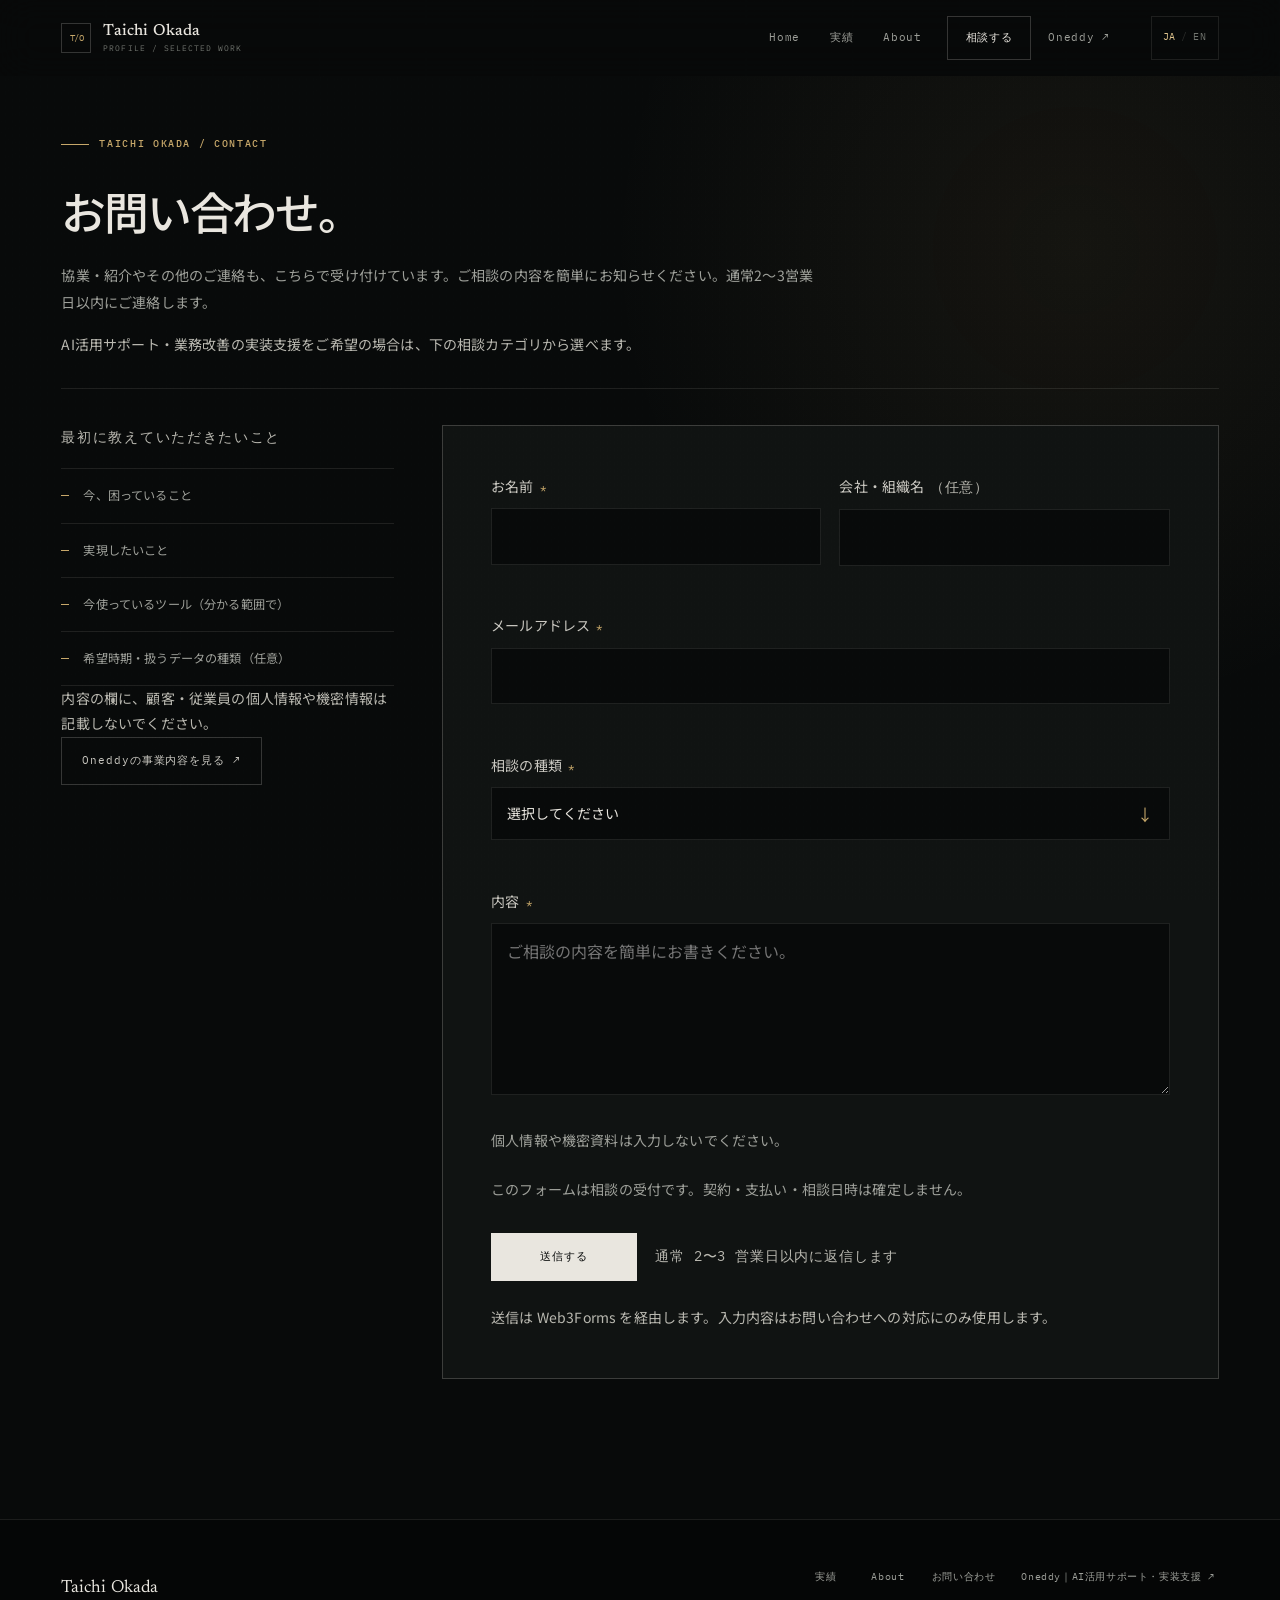
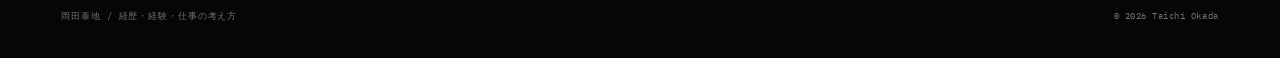
<file: contact.html>
<!DOCTYPE html>
<html lang="ja">
<head>
  <meta charset="UTF-8">
  <meta name="viewport" content="width=device-width, initial-scale=1.0">
  <meta name="description" content="Oneddyの初回相談は無料30分。フォーム受付後に日程を調整します。業務改善・自動化・AI活用、協業・紹介の共通窓口です。">
  <meta name="theme-color" content="#080A0A">
  <meta name="color-scheme" content="dark">
  <link rel="canonical" href="https://taichiokada.net/contact">
  <title>お問い合わせ | Oneddy・岡田泰地</title>
  <link rel="preconnect" href="https://fonts.googleapis.com">
  <link rel="preconnect" href="https://fonts.gstatic.com" crossorigin>
  <link href="https://fonts.googleapis.com/css2?family=IBM+Plex+Mono:wght@400;500&amp;family=Newsreader:opsz,wght@6..72,300;6..72,400;6..72,500;6..72,600&amp;family=Noto+Sans+JP:wght@300;400;500;600;700&amp;display=swap" rel="stylesheet">
  <link rel="icon" href="assets/favicon.svg" type="image/svg+xml">
  <script>document.documentElement.classList.add('js');</script>
  <link rel="stylesheet" href="styles.css">
  <meta property="og:title" content="お問い合わせ | Oneddy・岡田泰地">
  <meta property="og:description" content="Oneddyの初回相談は無料30分。フォーム受付後に日程を調整します。業務改善・自動化・AI活用、協業・紹介の共通窓口です。">
  <meta property="og:url" content="https://taichiokada.net/contact">
  <meta property="og:type" content="website">
  <meta property="og:locale" content="ja_JP">
  <meta property="og:image" content="https://taichiokada.net/assets/taichiokada.jpg">
  <meta property="og:image:alt" content="担当者の岡田泰地">
</head>
<body class="page-contact" data-page="contact">
  <a class="skip-link" href="#main-content" data-ja="本文へ移動" data-en="Skip to content">本文へ移動</a>
  <div class="ambient-light" aria-hidden="true"></div>

  <!-- ======================================================
       HEADER
  ====================================================== -->
  <header class="site-header" id="top">
    <div class="header-inner">
      <a class="brand" href="/" aria-label="Taichi Okada — トップ">
        <span class="brand-name">Taichi Okada</span>
        <span class="brand-sub mono">Profile / Selected Work</span>
      </a>
      <nav class="nav-primary" aria-label="Primary">
        <a href="/" data-ja="Home" data-en="Home">Home</a>
        <a href="/works" data-ja="実績" data-en="Works">実績</a>
        <a href="/about" data-ja="About" data-en="About">About</a>
        <a href="/contact" class="nav-cta" data-ja="相談する" data-en="Contact" aria-current="page">相談する</a>
      <a href="https://oneddy.net/" class="oneddy-nav" data-aria-ja="Oneddy｜AI活用サポート・実装支援" data-aria-en="Oneddy | AI coaching and implementation" data-ja="Oneddy ↗" data-en="Oneddy ↗">Oneddy ↗</a>
</nav>
      <div class="header-aside">
        <button class="lang-toggle" id="langToggle" aria-label="言語切替">
          <span class="lang-opt" data-lang="ja">JA</span>
          <span class="lang-sep" aria-hidden="true">/</span>
          <span class="lang-opt" data-lang="en">EN</span>
        </button>
        <button class="menu-toggle" id="menuToggle" aria-expanded="false" aria-controls="mobileNav"
                aria-label="メニューを開く" data-aria-ja="メニューを開く" data-aria-en="Open menu">
          <span></span><span></span>
        </button>
      </div>
    </div>
    <nav class="mobile-nav" id="mobileNav" aria-label="モバイルナビゲーション" aria-hidden="true" inert>
      <a href="/" class="m-link" data-ja="Home" data-en="Home">Home</a>
      <a href="/works" class="m-link" data-ja="実績" data-en="Works">実績</a>
      <a href="/about" class="m-link" data-ja="About" data-en="About">About</a>
      <a href="/contact" class="m-link m-cta" data-ja="お問い合わせ" data-en="Contact">お問い合わせ</a>
    <a href="https://oneddy.net/" class="oneddy-nav" data-aria-ja="Oneddy｜AI活用サポート・実装支援" data-aria-en="Oneddy | AI coaching and implementation" data-ja="Oneddy ↗" data-en="Oneddy ↗">Oneddy ↗</a>
</nav>
  </header>

  <main id="main-content">

    <!-- ======================================================
         CONTACT SECTION (full form)
    ====================================================== -->
    <section class="section contact-section contact-page" id="contact">
      <div class="container">

        <div class="contact-head">
          <a class="contact-service-identity" id="contactServiceIdentity" href="https://oneddy.net/" hidden><img src="assets/oneddy-logo.png" width="315" height="90" alt="Oneddy"><span data-ja="担当：岡田泰地" data-en="Your contact: Taichi Okada">担当：岡田泰地</span></a>
          <span class="eyebrow mono" id="contactBrand">Oneddy / Taichi Okada</span>
          <a id="serviceBack" class="contact-back" href="https://oneddy.net/" hidden>Oneddyへ戻る →</a>
          <h1 id="contactTitle">お問い合わせ。</h1>
          <p id="contactIntro" data-ja="Oneddyの初回相談は無料30分。課題を簡単にお知らせください。フォーム受付後に日程を調整します。協業・紹介のご連絡もこちらへ。"
             data-en="The initial Oneddy consultation is free for 30 minutes. Briefly describe your challenge; we will arrange a time after receiving your form. Partnerships and introductions are also welcome.">Oneddyの初回相談は無料30分。課題を簡単にお知らせください。フォーム受付後に日程を調整します。協業・紹介のご連絡もこちらへ。</p>
          <p id="contactScope" class="consultation-scope" data-ja="詳細な要件定義・個別設計・実装は無料相談の対象外です。追加確認の内容・費用、納期は個別に調整します。" data-en="Detailed requirements, custom design and implementation are outside the free consultation. Any further discovery, fees and delivery dates are agreed individually.">詳細な要件定義・個別設計・実装は無料相談の対象外です。追加確認の内容・費用、納期は個別に調整します。</p>
        </div>

        <div class="contact-layout">

          <div class="contact-hints reveal-item"><p class="hints-label mono" data-ja="最初に教えていただきたいこと" data-en="A useful starting point">最初に教えていただきたいこと</p><ul><li  data-ja="今、困っていること" data-en="What is difficult today">今、困っていること</li><li  data-ja="実現したいこと" data-en="What you want to achieve">実現したいこと</li><li  data-ja="今使っているツール（分かる範囲で）" data-en="Tools you use, if known">今使っているツール（分かる範囲で）</li><li  data-ja="希望時期・扱うデータの種類（任意）" data-en="Timing and type of data, if known">希望時期・扱うデータの種類（任意）</li></ul><p class="form-privacy" data-ja="内容の欄に、顧客・従業員の個人情報や機密情報は記載しないでください。" data-en="Please do not include customer or employee personal data, confidential details or credentials in your message.">内容の欄に、顧客・従業員の個人情報や機密情報は記載しないでください。</p><a href="https://oneddy.net/" class="hero-link" data-ja="Oneddyの事業内容を見る ↗" data-en="About Oneddy ↗">Oneddyの事業内容を見る ↗</a></div>
          <form class="contact-form reveal-item" id="contactForm" action="https://api.web3forms.com/submit" method="POST" >
            <input type="hidden" name="access_key" value="ca183831-8b78-4370-afd7-85769f357254">
            <input type="hidden" name="subject" value="[岡田泰地] お問い合わせ">
            <input type="hidden" name="from_name" value="Oneddy / Taichi Okada">
            <input type="text" name="botcheck" style="display:none" tabindex="-1" autocomplete="off">

            <div class="field-row">
              <div class="field">
                <label for="f-name" data-ja="お名前" data-en="Name">お名前</label>
                <input type="text" id="f-name" name="name" required autocomplete="name" aria-describedby="err-name">
                <span class="field-err" id="err-name" role="alert"></span>
              </div>
              <div class="field">
                <label for="f-company">
                  <span data-ja="会社・組織名" data-en="Company">会社・組織名</span>
                  <span class="label-opt mono" data-ja="（任意）" data-en="(optional)">（任意）</span>
                </label>
                <input type="text" id="f-company" name="company" autocomplete="organization">
              </div>
            </div>

            <div class="field">
              <label for="f-email" data-ja="メールアドレス" data-en="Email">メールアドレス</label>
              <input type="email" id="f-email" name="email" required autocomplete="email" aria-describedby="err-email">
              <span class="field-err" id="err-email" role="alert"></span>
            </div>

            <div class="field">
              <label for="f-type" data-ja="相談の種類" data-en="Inquiry type">相談の種類</label>
              <div class="select-wrap">
                <select id="f-type" name="inquiry_type" required aria-describedby="err-type"><option value="" data-ja="選択してください" data-en="Select...">選択してください</option>
                  <option value="ai_advisory" data-ja="経営者のAI活用サポート" data-en="AI coaching for business owners">経営者のAI活用サポート</option>
                  <option value="ai" data-ja="業務改善・自動化の実装支援" data-en="Workflow implementation">業務改善・自動化の実装支援</option>
                  <option value="oneddy_consultation" data-ja="Oneddyへの相談・内容未定" data-en="Oneddy / undecided">Oneddyへの相談・内容未定</option>
                  <option value="partnership" data-ja="協業・紹介" data-en="Partnership / introduction">協業・紹介</option>
                  <option value="other" data-ja="その他" data-en="Other">その他</option></select>
                <span class="sel-arrow" aria-hidden="true">↓</span>
              </div>
              <span class="field-err" id="err-type" role="alert"></span>
            </div>

            <div class="field advisory-plan-field" id="advisoryPlanField" hidden>
              <label for="f-plan"><span data-ja="希望プラン" data-en="Preferred plan">希望プラン</span><span class="label-opt" data-ja="（任意）" data-en="(optional)">（任意）</span></label>
              <div class="select-wrap">
                <select id="f-plan" name="advisory_plan" disabled aria-describedby="selectedPrice">
                  <option value="undecided" data-ja="相談して決める" data-en="Decide together">相談して決める</option>
                  <option value="experience" data-ja="AI実務体験（90分）" data-en="AI Work Experience (90 min)">AI実務体験（90分）</option>
                  <option value="program" data-ja="4週間プログラム" data-en="Four-week program">4週間プログラム</option>
                </select><span class="sel-arrow" aria-hidden="true">↓</span>
              </div>
              <p id="selectedPrice" class="selected-price" aria-live="polite"></p><details class="fee-details"><summary data-ja="料金・体験との組み合わせについて" data-en="Fees and combining the two plans">料金・体験との組み合わせについて</summary><p id="advisoryPrice" class="advisory-price"></p></details>
            </div>

            <div class="field">
              <label id="messageLabel" for="f-msg" data-ja="内容" data-en="Message">内容</label>
              <textarea id="f-msg" name="message" required rows="5" maxlength="5000" aria-describedby="err-msg messageHelp" placeholder="今の課題と、実現したいことを簡単にお書きください。" data-placeholder-ja="今の課題と、実現したいことを簡単にお書きください。" data-placeholder-en="Briefly describe your current challenge and what you want to achieve."></textarea>
              <span class="field-err" id="err-msg" role="alert"></span>
              <p id="messageHelp" class="message-help">顧客情報や機密資料は入力しないでください。</p>
            </div>

            <p class="inquiry-notice" data-ja="このフォームは相談の受付です。契約・支払い・相談日時は確定しません。" data-en="This form starts an inquiry. It does not confirm a contract, payment or appointment.">このフォームは相談の受付です。契約・支払い・相談日時は確定しません。</p>
            <div class="form-footer">
              <button type="submit" class="submit-btn" id="submitBtn">
                <span class="btn-label" data-ja="送信する" data-en="Send">送信する</span>
                <span class="btn-spinner" aria-hidden="true"></span>
              </button>
              <span class="form-note mono"
                    data-ja="通常 2〜3 営業日以内に返信します"
                    data-en="I typically respond within 2–3 business days">通常 2〜3 営業日以内に返信します</span>
            </div>

            <p class="form-privacy"
               data-ja="送信は Web3Forms を経由します。入力内容はお問い合わせへの対応にのみ使用します。"
               data-en="Submissions are handled through Web3Forms and used only to respond to your inquiry.">
              送信は Web3Forms を経由します。入力内容はお問い合わせへの対応にのみ使用します。
            </p>

            <div class="form-status" id="formStatus" role="status" aria-live="polite" hidden>
              <div class="status-ok" hidden>
                <span data-ja="お問い合わせを受け付けました。通常2〜3営業日以内にご連絡します。相談日時はその後に調整します。"
                      data-en="Your inquiry has been received. I will respond within 2–3 business days to discuss the next steps and arrange a time.">お問い合わせを受け付けました。通常2〜3営業日以内にご連絡します。相談日時はその後に調整します。</span>
              </div>
              <div class="status-err" hidden>
                <span data-ja="送信に失敗しました。時間をおいて再度お試しください。"
                      data-en="Something went wrong. Please try again.">送信に失敗しました。時間をおいて再度お試しください。</span>
              </div>
            </div>
          </form>

        </div>
      </div>
    </section>

  </main>


  <!-- ======================================================
       FOOTER
  ====================================================== -->
  <footer class="site-footer">
    <div class="container">
      <div class="footer-inner">
        <div class="footer-left">
          <span class="footer-name">Taichi Okada</span>
          <span class="footer-sub mono" data-ja="岡田泰地 / 経歴・経験・仕事の考え方" data-en="Taichi Okada / Profile, work and approach">岡田泰地 / 経歴・経験・仕事の考え方</span>
        </div>
        <div class="footer-right">
          <nav class="footer-nav" aria-label="Footer">
            <a href="/works" data-ja="実績" data-en="Works">実績</a>
            <a href="/about" data-ja="About" data-en="About">About</a>
            <a href="/contact" data-ja="お問い合わせ" data-en="Contact">お問い合わせ</a>
          <a href="https://oneddy.net/" class="oneddy-nav" data-aria-ja="Oneddy｜AI活用サポート・実装支援" data-aria-en="Oneddy | AI coaching and implementation" data-ja="Oneddy｜AI活用サポート・実装支援 ↗" data-en="Oneddy | AI coaching &amp; implementation ↗">Oneddy｜AI活用サポート・実装支援 ↗</a>
</nav>
          <span class="footer-copy mono">© 2026 Taichi Okada</span>
        </div>
      </div>
    </div>
  </footer>

  <script src="script.js"></script>
</body>
</html>
</file>
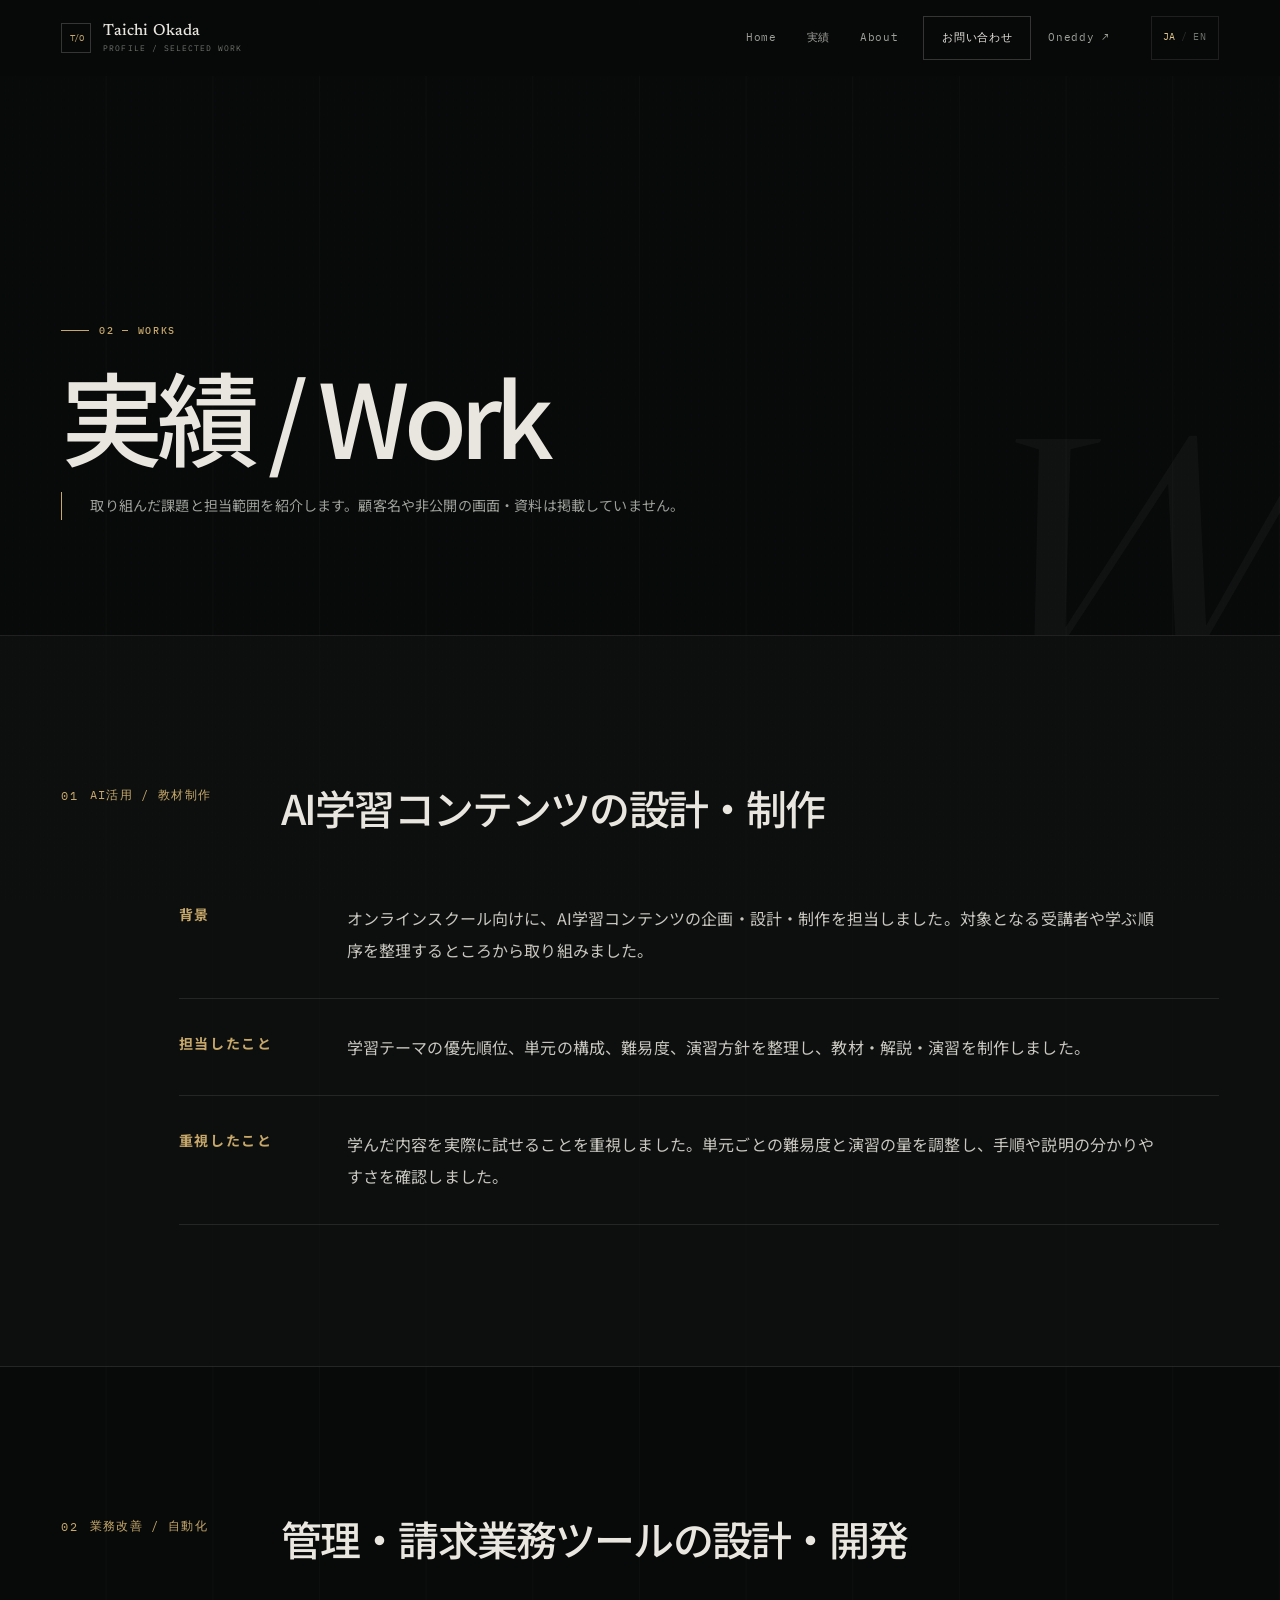
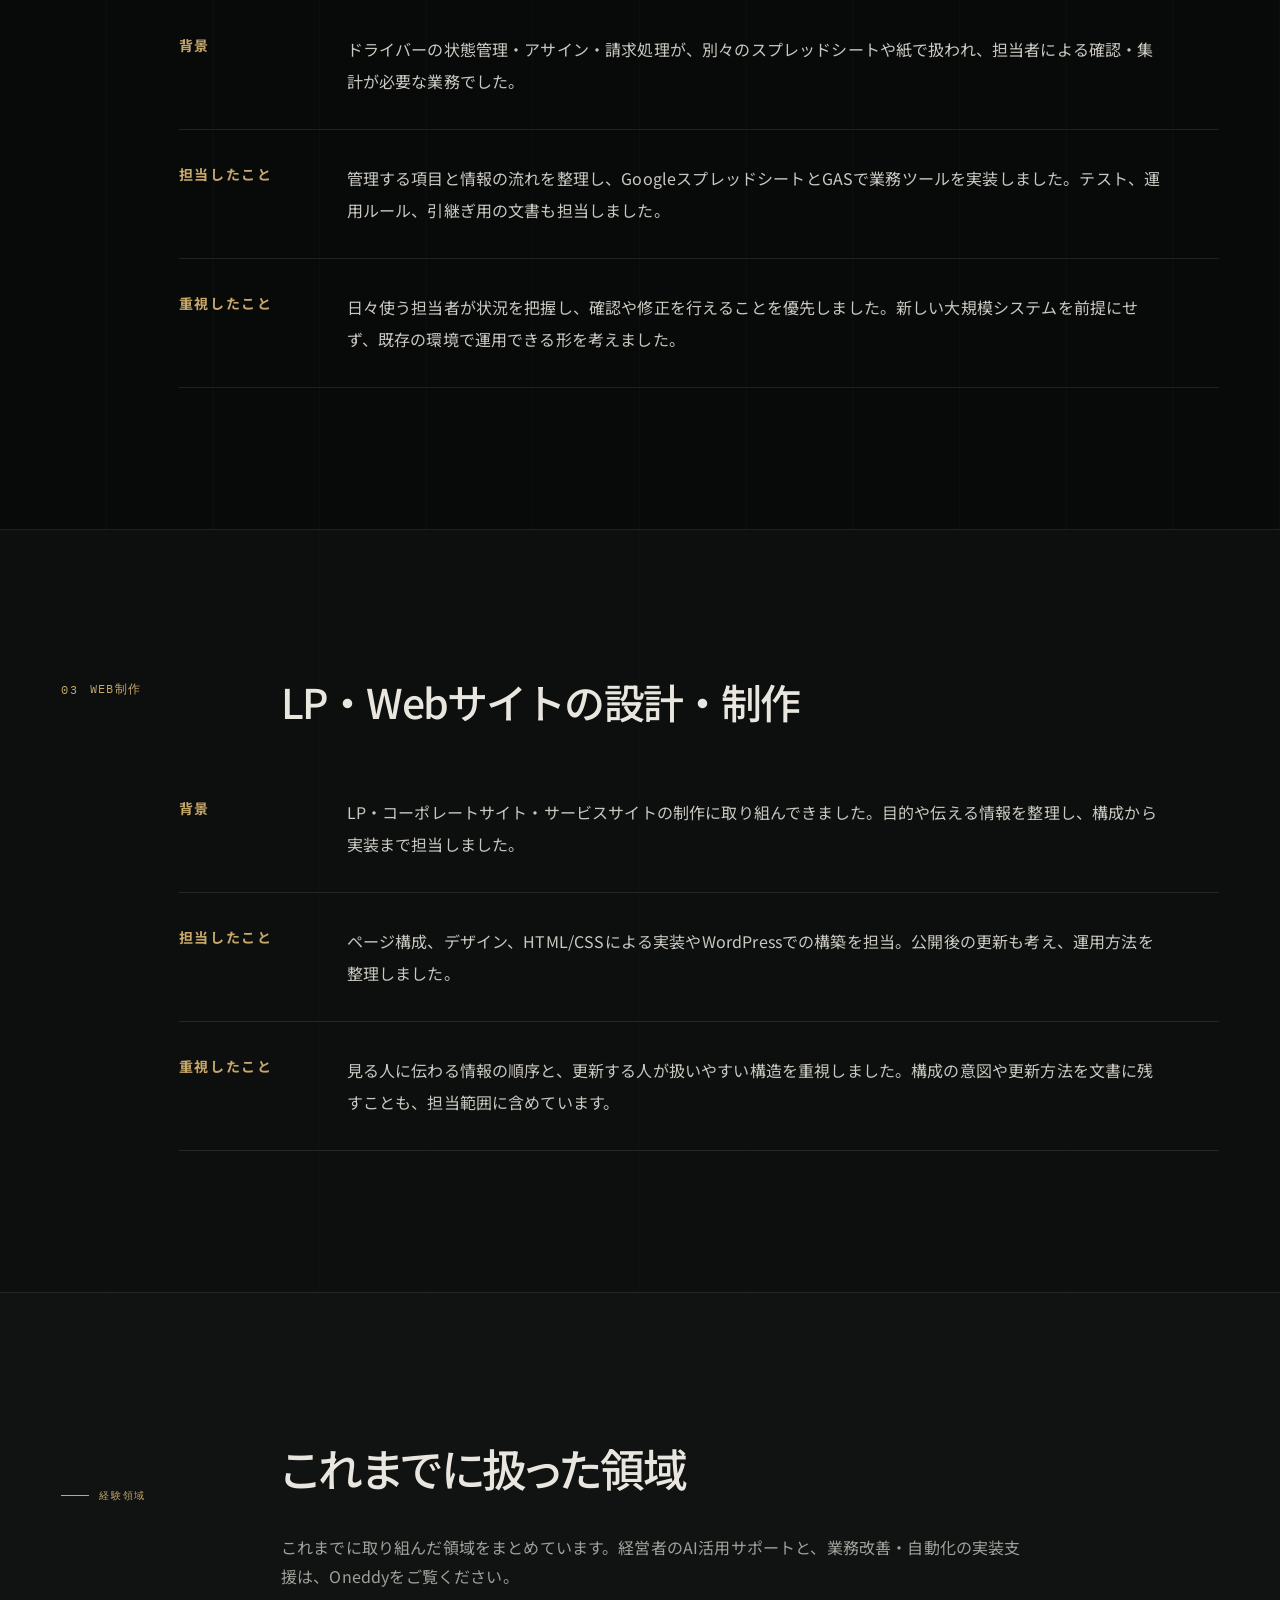
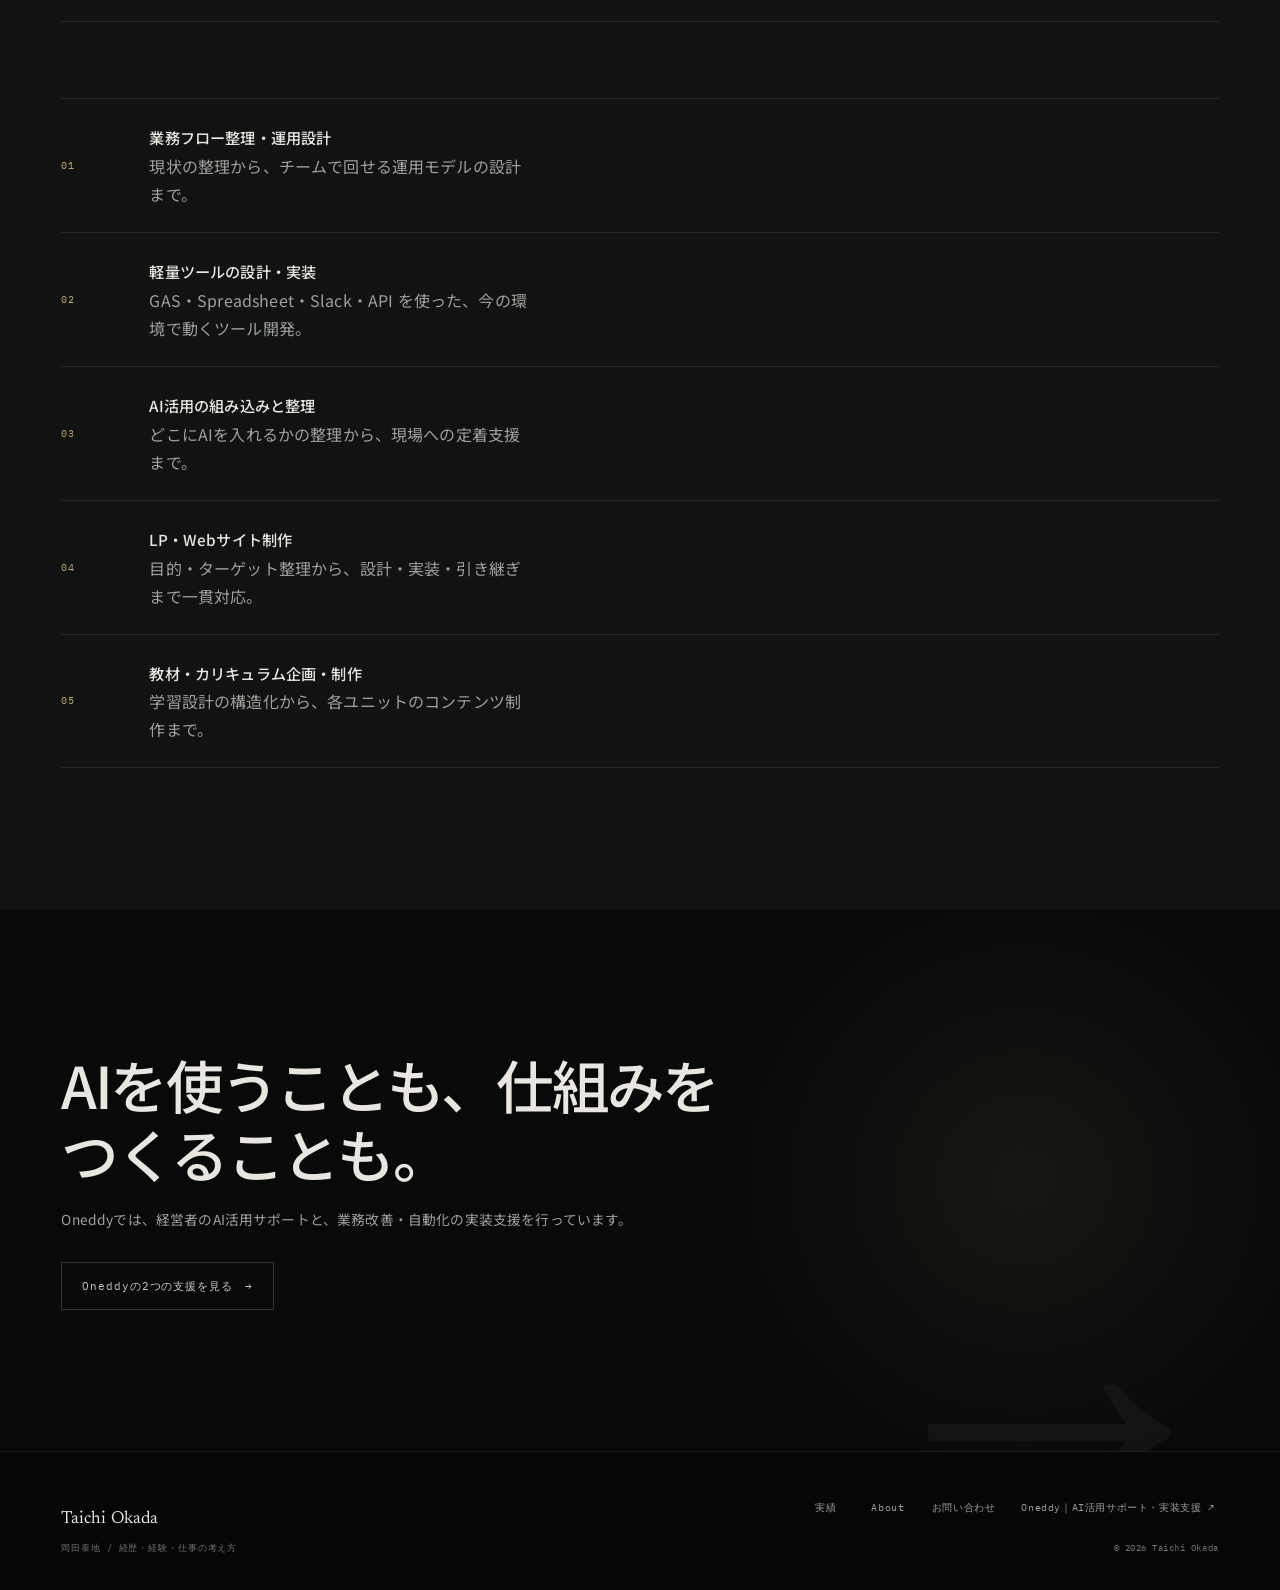
<file: works.html>
<!DOCTYPE html>
<html lang="ja">
<head>
  <meta charset="UTF-8">
  <meta name="viewport" content="width=device-width, initial-scale=1.0">
  <meta name="description" content="岡田泰地の実績紹介。AI学習コンテンツ、管理・請求業務ツール、Web制作について、取り組んだ課題と担当範囲を紹介します。">
  <meta name="theme-color" content="#080A0A">
  <meta name="color-scheme" content="dark">
  <link rel="canonical" href="https://taichiokada.net/works">
  <title>実績 / Works | Taichi Okada</title>
  <link rel="preconnect" href="https://fonts.googleapis.com">
  <link rel="preconnect" href="https://fonts.gstatic.com" crossorigin>
  <link href="https://fonts.googleapis.com/css2?family=IBM+Plex+Mono:wght@400;500&amp;family=Newsreader:opsz,wght@6..72,300;6..72,400;6..72,500;6..72,600&amp;family=Noto+Sans+JP:wght@300;400;500;600;700&amp;display=swap" rel="stylesheet">
  <link rel="icon" href="assets/favicon.svg" type="image/svg+xml">
  <script>document.documentElement.classList.add('js');</script>
  <link rel="stylesheet" href="styles.css">
  <meta property="og:title" content="実績 / Works | Taichi Okada">
  <meta property="og:description" content="岡田泰地の実績紹介。AI学習コンテンツ、管理・請求業務ツール、Web制作について、取り組んだ課題と担当範囲を紹介します。">
  <meta property="og:url" content="https://taichiokada.net/works">
  <meta property="og:type" content="website">
  <meta property="og:locale" content="ja_JP">
  <meta property="og:image" content="https://taichiokada.net/assets/taichiokada.jpg">
  <meta property="og:image:alt" content="担当者の岡田泰地">
</head>
<body class="page-works" data-page="works">
  <a class="skip-link" href="#main-content" data-ja="本文へ移動" data-en="Skip to content">本文へ移動</a>
  <div class="ambient-light" aria-hidden="true"></div>

  <!-- ======================================================
       HEADER
  ====================================================== -->
  <header class="site-header" id="top">
    <div class="header-inner">
      <a class="brand" href="/" aria-label="Taichi Okada — トップ">
        <span class="brand-name">Taichi Okada</span>
        <span class="brand-sub mono">Profile / Selected Work</span>
      </a>
      <nav class="nav-primary" aria-label="Primary">
        <a href="/" data-ja="Home" data-en="Home">Home</a>
        <a href="/works" data-ja="実績" data-en="Works" aria-current="page">実績</a>
        <a href="/about" data-ja="About" data-en="About">About</a>
        <a href="/contact" class="nav-cta" data-ja="お問い合わせ" data-en="Contact">お問い合わせ</a>
      <a href="https://oneddy.net/" class="oneddy-nav" data-aria-ja="Oneddy｜AI活用サポート・実装支援" data-aria-en="Oneddy | AI coaching and implementation" data-ja="Oneddy ↗" data-en="Oneddy ↗">Oneddy ↗</a>
</nav>
      <div class="header-aside">
        <button class="lang-toggle" id="langToggle" aria-label="言語切替">
          <span class="lang-opt" data-lang="ja">JA</span>
          <span class="lang-sep" aria-hidden="true">/</span>
          <span class="lang-opt" data-lang="en">EN</span>
        </button>
        <button class="menu-toggle" id="menuToggle" aria-expanded="false" aria-controls="mobileNav"
                aria-label="メニューを開く" data-aria-ja="メニューを開く" data-aria-en="Open menu">
          <span></span><span></span>
        </button>
      </div>
    </div>
    <nav class="mobile-nav" id="mobileNav" aria-label="モバイルナビゲーション" aria-hidden="true" inert>
      <a href="/" class="m-link" data-ja="Home" data-en="Home">Home</a>
      <a href="/works" class="m-link" data-ja="実績" data-en="Works">実績</a>
      <a href="/about" class="m-link" data-ja="About" data-en="About">About</a>
      <a href="/contact" class="m-link m-cta" data-ja="お問い合わせ" data-en="Contact">お問い合わせ</a>
    <a href="https://oneddy.net/" class="oneddy-nav" data-aria-ja="Oneddy｜AI活用サポート・実装支援" data-aria-en="Oneddy | AI coaching and implementation" data-ja="Oneddy ↗" data-en="Oneddy ↗">Oneddy ↗</a>
</nav>
  </header>

  <main id="main-content">

    <!-- ======================================================
         PAGE HERO
    ====================================================== -->
    <section class="page-hero">
      <div class="container">
        <span class="page-hero-label eyebrow mono">02 — Works</span>
        <h1 data-ja="実績 / Work" data-en="Work">実績 / Work</h1>
        <p class="page-hero-desc"
           data-ja="取り組んだ課題と担当範囲を紹介します。顧客名や非公開の画面・資料は掲載していません。"
           data-en="The tasks I worked on and the scope of my role. Client names, private screens and confidential materials are not shown.">取り組んだ課題と担当範囲を紹介します。顧客名や非公開の画面・資料は掲載していません。</p>
      </div>
    </section>


    <!-- ======================================================
         FEATURED WORK 02 — AI CURRICULUM
         顧客資料を転載せず、担当内容を文章で紹介する。
    ====================================================== -->
    <section class="section work-detail" id="work-02">
      <div class="container">
        <div class="work-detail-header reveal-item">
          <div class="work-detail-meta">
            <span class="work-detail-num mono" aria-hidden="true">01</span>
            <span class="case-tag" data-ja="AI活用 / 教材制作" data-en="AI learning materials">AI活用 / 教材制作</span>
          </div>
          <h2 class="work-detail-title" data-ja="AI学習コンテンツの設計・制作" data-en="AI learning content design">AI学習コンテンツの設計・制作</h2>
        </div>
        <div class="work-detail-body reveal-item">
          <div class="work-detail-narrative">
            <div class="work-detail-section">
              <h3 class="work-detail-section-label" data-ja="背景" data-en="Context">背景</h3>
              <p data-ja="オンラインスクール向けに、AI学習コンテンツの企画・設計・制作を担当しました。対象となる受講者や学ぶ順序を整理するところから取り組みました。" data-en="I planned, designed and produced AI learning content for an online school, starting with the intended learners and the order in which topics should be taught.">オンラインスクール向けに、AI学習コンテンツの企画・設計・制作を担当しました。対象となる受講者や学ぶ順序を整理するところから取り組みました。</p>
            </div>
            <div class="work-detail-section">
              <h3 class="work-detail-section-label" data-ja="担当したこと" data-en="My role">担当したこと</h3>
              <p data-ja="学習テーマの優先順位、単元の構成、難易度、演習方針を整理し、教材・解説・演習を制作しました。" data-en="I organized topic priorities, lesson structure, difficulty and exercise plans, then produced the learning materials, explanations and exercises.">学習テーマの優先順位、単元の構成、難易度、演習方針を整理し、教材・解説・演習を制作しました。</p>
            </div>
            <div class="work-detail-section">
              <h3 class="work-detail-section-label" data-ja="重視したこと" data-en="What mattered">重視したこと</h3>
              <p data-ja="学んだ内容を実際に試せることを重視しました。単元ごとの難易度と演習の量を調整し、手順や説明の分かりやすさを確認しました。" data-en="I focused on helping learners put the material into practice, adjusting lesson difficulty and exercise volume and checking that the instructions were clear.">学んだ内容を実際に試せることを重視しました。単元ごとの難易度と演習の量を調整し、手順や説明の分かりやすさを確認しました。</p>
            </div>
          </div>
        </div>
      </div>
    </section>

    <!-- ======================================================
         FEATURED WORK 03 — DRIVER TOOL
         非公開案件のため、担当内容の概要を紹介する。
    ====================================================== -->
    <section class="section work-detail" id="work-03">
      <div class="container">
        <div class="work-detail-header reveal-item">
          <div class="work-detail-meta">
            <span class="work-detail-num mono" aria-hidden="true">02</span>
            <span class="case-tag" data-ja="業務改善 / 自動化" data-en="Operations and automation">業務改善 / 自動化</span>
          </div>
          <h2 class="work-detail-title" data-ja="管理・請求業務ツールの設計・開発" data-en="Management and billing workflow tools">管理・請求業務ツールの設計・開発</h2>
        </div>
        <div class="work-detail-body reveal-item">
          <div class="work-detail-narrative">
            <div class="work-detail-section">
              <h3 class="work-detail-section-label" data-ja="背景" data-en="Context">背景</h3>
              <p data-ja="ドライバーの状態管理・アサイン・請求処理が、別々のスプレッドシートや紙で扱われ、担当者による確認・集計が必要な業務でした。" data-en="Driver status, assignments and billing were handled in separate spreadsheets and paper records, requiring staff to check and compile the information.">ドライバーの状態管理・アサイン・請求処理が、別々のスプレッドシートや紙で扱われ、担当者による確認・集計が必要な業務でした。</p>
            </div>
            <div class="work-detail-section">
              <h3 class="work-detail-section-label" data-ja="担当したこと" data-en="My role">担当したこと</h3>
              <p data-ja="管理する項目と情報の流れを整理し、GoogleスプレッドシートとGASで業務ツールを実装しました。テスト、運用ルール、引継ぎ用の文書も担当しました。" data-en="I organized the data fields and information flow and implemented the tool with Google Sheets and Apps Script. My scope included testing, operating procedures and handover documentation.">管理する項目と情報の流れを整理し、GoogleスプレッドシートとGASで業務ツールを実装しました。テスト、運用ルール、引継ぎ用の文書も担当しました。</p>
            </div>
            <div class="work-detail-section">
              <h3 class="work-detail-section-label" data-ja="重視したこと" data-en="What mattered">重視したこと</h3>
              <p data-ja="日々使う担当者が状況を把握し、確認や修正を行えることを優先しました。新しい大規模システムを前提にせず、既存の環境で運用できる形を考えました。" data-en="I prioritized helping the person using the tool understand its status and make checks or corrections, working within the existing environment.">日々使う担当者が状況を把握し、確認や修正を行えることを優先しました。新しい大規模システムを前提にせず、既存の環境で運用できる形を考えました。</p>
            </div>
          </div>
        </div>
      </div>
    </section>

    <!-- ======================================================
         FEATURED WORK 01 — LP / WEB
         担当内容を文章で紹介する。
    ====================================================== -->
    <section class="section work-detail" id="work-01">
      <div class="container">
        <div class="work-detail-header reveal-item">
          <div class="work-detail-meta">
            <span class="work-detail-num mono" aria-hidden="true">03</span>
            <span class="case-tag" data-ja="Web制作" data-en="Web development">Web制作</span>
          </div>
          <h2 class="work-detail-title" data-ja="LP・Webサイトの設計・制作" data-en="Website and landing page design">LP・Webサイトの設計・制作</h2>
        </div>
        <div class="work-detail-body reveal-item">
          <div class="work-detail-narrative">
            <div class="work-detail-section">
              <h3 class="work-detail-section-label" data-ja="背景" data-en="Context">背景</h3>
              <p data-ja="LP・コーポレートサイト・サービスサイトの制作に取り組んできました。目的や伝える情報を整理し、構成から実装まで担当しました。" data-en="I have worked on landing pages, corporate websites and service websites, clarifying their purpose and content before designing and building the pages.">LP・コーポレートサイト・サービスサイトの制作に取り組んできました。目的や伝える情報を整理し、構成から実装まで担当しました。</p>
            </div>
            <div class="work-detail-section">
              <h3 class="work-detail-section-label" data-ja="担当したこと" data-en="My role">担当したこと</h3>
              <p data-ja="ページ構成、デザイン、HTML/CSSによる実装やWordPressでの構築を担当。公開後の更新も考え、運用方法を整理しました。" data-en="My work covered page structure, design, HTML/CSS development and WordPress builds, including how the site would be updated after launch.">ページ構成、デザイン、HTML/CSSによる実装やWordPressでの構築を担当。公開後の更新も考え、運用方法を整理しました。</p>
            </div>
            <div class="work-detail-section">
              <h3 class="work-detail-section-label" data-ja="重視したこと" data-en="What mattered">重視したこと</h3>
              <p data-ja="見る人に伝わる情報の順序と、更新する人が扱いやすい構造を重視しました。構成の意図や更新方法を文書に残すことも、担当範囲に含めています。" data-en="I focused on a clear order of information for visitors and a structure that editors could maintain. My scope also included documenting the structure and update process.">見る人に伝わる情報の順序と、更新する人が扱いやすい構造を重視しました。構成の意図や更新方法を文書に残すことも、担当範囲に含めています。</p>
            </div>
          </div>
        </div>
      </div>
    </section>


    <!-- ======================================================
         経験領域（「その他の実績」の代替）
    ====================================================== -->
    <section class="section domains-section">
      <div class="container">

        <div class="section-head">
          <span class="eyebrow mono" data-ja="経験領域" data-en="Experience">経験領域</span>
          <h2 data-ja="これまでに扱った領域" data-en="Experience">これまでに扱った領域</h2>
          <p class="section-intro" data-ja="これまでに取り組んだ領域をまとめています。経営者のAI活用サポートと、業務改善・自動化の実装支援は、Oneddyをご覧ください。" data-en="A summary of my past work. Explore Oneddy’s two services for personal AI coaching for business owners and workflow implementation support.">これまでに取り組んだ領域をまとめています。経営者のAI活用サポートと、業務改善・自動化の実装支援は、Oneddyをご覧ください。</p>
        </div>

        <ul class="domains-list" role="list">

          <li class="domain-row reveal-item">
            <span class="domain-num mono" aria-hidden="true">01</span>
            <div>
              <span class="domain-name" data-ja="業務フロー整理・運用設計" data-en="Workflow Mapping &amp; Operational Design">業務フロー整理・運用設計</span>
              <p class="domain-note" data-ja="現状の整理から、チームで回せる運用モデルの設計まで。" data-en="From mapping the current state to designing a team-operable model.">現状の整理から、チームで回せる運用モデルの設計まで。</p>
            </div>
          </li>

          <li class="domain-row reveal-item">
            <span class="domain-num mono" aria-hidden="true">02</span>
            <div>
              <span class="domain-name" data-ja="軽量ツールの設計・実装" data-en="Lightweight Tool Design &amp; Development">軽量ツールの設計・実装</span>
              <p class="domain-note" data-ja="GAS・Spreadsheet・Slack・API を使った、今の環境で動くツール開発。" data-en="Building tools that work within existing infrastructure—GAS, Spreadsheet, Slack, APIs.">GAS・Spreadsheet・Slack・API を使った、今の環境で動くツール開発。</p>
            </div>
          </li>

          <li class="domain-row reveal-item">
            <span class="domain-num mono" aria-hidden="true">03</span>
            <div>
              <span class="domain-name" data-ja="AI活用の組み込みと整理" data-en="AI Integration &amp; Adoption">AI活用の組み込みと整理</span>
              <p class="domain-note" data-ja="どこにAIを入れるかの整理から、現場への定着支援まで。" data-en="From deciding where AI fits to supporting field adoption.">どこにAIを入れるかの整理から、現場への定着支援まで。</p>
            </div>
          </li>

          <li class="domain-row reveal-item">
            <span class="domain-num mono" aria-hidden="true">04</span>
            <div>
              <span class="domain-name" data-ja="LP・Webサイト制作" data-en="LP &amp; Website Production">LP・Webサイト制作</span>
              <p class="domain-note" data-ja="目的・ターゲット整理から、設計・実装・引き継ぎまで一貫対応。" data-en="From purpose and audience alignment through design, development, and handoff.">目的・ターゲット整理から、設計・実装・引き継ぎまで一貫対応。</p>
            </div>
          </li>

          <li class="domain-row reveal-item">
            <span class="domain-num mono" aria-hidden="true">05</span>
            <div>
              <span class="domain-name" data-ja="教材・カリキュラム企画・制作" data-en="Curriculum Planning &amp; Content Production">教材・カリキュラム企画・制作</span>
              <p class="domain-note" data-ja="学習設計の構造化から、各ユニットのコンテンツ制作まで。" data-en="Structuring learning design through to per-unit content production.">学習設計の構造化から、各ユニットのコンテンツ制作まで。</p>
            </div>
          </li>

        </ul>
      </div>
    </section>


    <!-- ======================================================
         PAGE FOOTER CTA
    ====================================================== -->
    <section class="section page-footer-cta">
      <div class="container">
        <div class="pfc-text reveal-item">
          <h2 data-ja="AIを使うことも、仕組みをつくることも。" data-en="Use AI in your work. Build systems for your business.">AIを使うことも、仕組みをつくることも。</h2>
          <p data-ja="Oneddyでは、経営者のAI活用サポートと、業務改善・自動化の実装支援を行っています。"
             data-en="At Oneddy, I offer personal AI coaching for business owners and implementation support for workflow improvement and automation.">Oneddyでは、経営者のAI活用サポートと、業務改善・自動化の実装支援を行っています。</p>
          <a href="https://oneddy.net/" class="contact-cta-btn">
            <span data-ja="Oneddyの2つの支援を見る" data-en="Explore Oneddy’s two services">Oneddyの2つの支援を見る</span>
            <span aria-hidden="true"> →</span>
          </a>
        </div>
      </div>
    </section>

  </main>


  <!-- ======================================================
       FOOTER
  ====================================================== -->
  <footer class="site-footer">
    <div class="container">
      <div class="footer-inner">
        <div class="footer-left">
          <span class="footer-name">Taichi Okada</span>
          <span class="footer-sub mono" data-ja="岡田泰地 / 経歴・経験・仕事の考え方" data-en="Taichi Okada / Profile, work and approach">岡田泰地 / 経歴・経験・仕事の考え方</span>
        </div>
        <div class="footer-right">
          <nav class="footer-nav" aria-label="Footer">
            <a href="/works" data-ja="実績" data-en="Works">実績</a>
            <a href="/about" data-ja="About" data-en="About">About</a>
            <a href="/contact" data-ja="お問い合わせ" data-en="Contact">お問い合わせ</a>
          <a href="https://oneddy.net/" class="oneddy-nav" data-aria-ja="Oneddy｜AI活用サポート・実装支援" data-aria-en="Oneddy | AI coaching and implementation" data-ja="Oneddy｜AI活用サポート・実装支援 ↗" data-en="Oneddy | AI coaching &amp; implementation ↗">Oneddy｜AI活用サポート・実装支援 ↗</a>
</nav>
          <span class="footer-copy mono">© 2026 Taichi Okada</span>
        </div>
      </div>
    </div>
  </footer>

  <script src="script.js"></script>
</body>
</html>
</file>
<file: styles.css>
/* ============================================================
   Taichi Okada — Portfolio v3
   Direction: Obsidian Editorial / Quiet Authority
   ============================================================ */

:root {
  color-scheme: dark;

  --ink: #080a0a;
  --ink-deep: #050606;
  --surface: #101312;
  --surface-2: #151917;
  --surface-3: #1b201d;
  --paper: #e9e6df;
  --paper-soft: #c9c7c0;
  --muted: #9ea09a;
  --muted-deep: #6f736d;
  --brass: #c7a86a;
  --brass-soft: #e0c58e;
  --danger: #e38b7c;

  --line: rgba(233, 230, 223, 0.1);
  --line-strong: rgba(233, 230, 223, 0.2);
  --line-brass: rgba(199, 168, 106, 0.42);

  --font-body: "Noto Sans JP", sans-serif;
  --font-display: "Newsreader", "Noto Serif JP", serif;
  --font-mono: "IBM Plex Mono", monospace;

  --nav-h: 76px;
  --max-w: 1320px;
  --pad: clamp(20px, 4.8vw, 72px);
  --section-space: clamp(88px, 11vw, 168px);
  --ease-out: cubic-bezier(0.16, 1, 0.3, 1);
  --ease-soft: cubic-bezier(0.22, 1, 0.36, 1);
}

/* 2026-09: personal trust site. The shortened approach has no sales-process statement. */
.page-home .process-flow {
  width: min(860px, 100%);
  margin-top: 0;
}
.page-home .step-body p,
.page-home .svc-body p {
  font-size: 1rem;
}

*,
*::before,
*::after {
  box-sizing: border-box;
  margin: 0;
  padding: 0;
}

html {
  scroll-behavior: smooth;
  scroll-padding-top: calc(var(--nav-h) + 24px);
  -webkit-text-size-adjust: 100%;
  background: var(--ink);
}

body {
  min-width: 320px;
  background:
    linear-gradient(90deg, transparent calc(100% - 1px), rgba(255, 255, 255, 0.018) 0) 0 0 / min(8.333vw, 120px) 100%,
    var(--ink);
  color: var(--paper);
  font-family: var(--font-body);
  font-weight: 400;
  line-height: 1.8;
  letter-spacing: 0.01em;
  -webkit-font-smoothing: antialiased;
  text-rendering: optimizeLegibility;
  line-break: strict;
  overflow-wrap: break-word;
  overflow-x: clip;
}

body::before {
  content: "";
  position: fixed;
  inset: 0;
  z-index: 80;
  pointer-events: none;
  opacity: 0.16;
  background-image:
    repeating-radial-gradient(circle at 20% 30%, rgba(255, 255, 255, 0.13) 0 0.35px, transparent 0.6px 4px),
    repeating-radial-gradient(circle at 80% 70%, rgba(255, 255, 255, 0.08) 0 0.3px, transparent 0.55px 5px);
  background-size: 7px 7px, 11px 11px;
  mix-blend-mode: soft-light;
}

::selection {
  color: var(--ink);
  background: var(--brass-soft);
}

img {
  display: block;
  max-width: 100%;
  height: auto;
}

a {
  color: inherit;
  text-decoration: none;
}

ul {
  list-style: none;
}

button {
  color: inherit;
  font: inherit;
  background: none;
  border: 0;
  cursor: pointer;
}

input,
textarea,
select {
  width: 100%;
  color: inherit;
  font: inherit;
  background: transparent;
  border: 0;
}

details > summary {
  list-style: none;
}

details > summary::-webkit-details-marker {
  display: none;
}

:focus-visible {
  outline: 1px solid var(--brass);
  outline-offset: 5px;
}

.skip-link {
  position: fixed;
  top: 12px;
  left: 12px;
  z-index: 1000;
  padding: 10px 16px;
  color: var(--ink);
  background: var(--brass-soft);
  font-size: 0.76rem;
  font-weight: 600;
  transform: translateY(-160%);
  transition: transform 180ms ease;
}

.skip-link:focus {
  transform: translateY(0);
}

.container {
  width: min(100%, var(--max-w));
  margin-inline: auto;
  padding-inline: var(--pad);
}

.mono {
  font-family: var(--font-mono);
}

.section {
  position: relative;
  padding-block: var(--section-space);
}

.eyebrow,
.page-hero-label {
  display: inline-flex;
  align-items: center;
  gap: 10px;
  color: var(--brass);
  font-size: 0.64rem;
  font-weight: 500;
  line-height: 1;
  letter-spacing: 0.16em;
  text-transform: uppercase;
}

.eyebrow::before,
.page-hero-label::before {
  content: "";
  width: 28px;
  height: 1px;
  background: currentColor;
  transform-origin: left;
}

.ambient-light {
  position: fixed;
  top: -270px;
  left: -270px;
  z-index: 0;
  width: 540px;
  height: 540px;
  pointer-events: none;
  border-radius: 50%;
  opacity: 0;
  background: radial-gradient(circle, rgba(199, 168, 106, 0.075), transparent 66%);
  transform: translate3d(var(--pointer-x, 50vw), var(--pointer-y, 35vh), 0);
  transition: opacity 400ms ease;
  will-change: transform;
}

.has-pointer .ambient-light {
  opacity: 1;
}

.scroll-progress {
  position: fixed;
  top: 0;
  left: 0;
  z-index: 300;
  width: 100%;
  height: 2px;
  pointer-events: none;
}

.scroll-progress__bar {
  display: block;
  width: 100%;
  height: 100%;
  background: var(--brass);
  box-shadow: 0 0 20px rgba(199, 168, 106, 0.32);
  transform: scaleX(var(--scroll-progress, 0));
  transform-origin: left;
  will-change: transform;
}

/* Motion is opt-in so content remains visible when JavaScript fails. */
.js .reveal-item {
  opacity: 0;
  transform: translateY(26px);
  transition:
    opacity 760ms var(--ease-out),
    transform 760ms var(--ease-out);
  transition-delay: var(--reveal-delay, 0ms);
}

.js .reveal-item.is-visible {
  opacity: 1;
  transform: translateY(0);
}

/* ============================================================
   Header
   ============================================================ */

.site-header {
  position: sticky;
  top: 0;
  z-index: 200;
  height: var(--nav-h);
  border-bottom: 1px solid transparent;
  background: rgba(8, 10, 10, 0.68);
  backdrop-filter: blur(18px) saturate(130%);
  -webkit-backdrop-filter: blur(18px) saturate(130%);
  transition:
    border-color 300ms ease,
    background 300ms ease;
  view-transition-name: site-header;
}

.site-header.is-scrolled {
  border-color: var(--line);
  background: rgba(8, 10, 10, 0.91);
}

.header-inner {
  width: min(100%, var(--max-w));
  height: 100%;
  margin-inline: auto;
  padding-inline: var(--pad);
  display: flex;
  align-items: center;
  gap: 28px;
}

.brand {
  display: grid;
  grid-template-columns: auto 1fr;
  grid-template-areas:
    "mark name"
    "mark sub";
  align-items: center;
  column-gap: 12px;
  flex-shrink: 0;
}

.brand::before {
  content: "T/O";
  grid-area: mark;
  display: grid;
  place-items: center;
  width: 30px;
  aspect-ratio: 1;
  border: 1px solid var(--line-strong);
  color: var(--brass);
  font-family: var(--font-mono);
  font-size: 0.55rem;
  letter-spacing: -0.05em;
  transition:
    color 250ms ease,
    border-color 250ms ease,
    transform 250ms var(--ease-out);
}

.brand:hover::before {
  color: var(--ink);
  border-color: var(--brass);
  background: var(--brass);
  transform: rotate(-3deg);
}

.brand-name {
  grid-area: name;
  color: var(--paper);
  font-family: var(--font-display);
  font-size: 1rem;
  font-weight: 500;
  line-height: 1;
  letter-spacing: 0.01em;
}

.brand-sub {
  grid-area: sub;
  margin-top: 5px;
  color: var(--muted-deep);
  font-size: 0.53rem;
  line-height: 1;
  letter-spacing: 0.12em;
  text-transform: uppercase;
}

.nav-primary {
  display: flex;
  align-items: center;
  gap: 4px;
  margin-left: auto;
}

.nav-primary a {
  position: relative;
  min-height: 44px;
  padding: 11px 13px;
  display: inline-flex;
  align-items: center;
  color: var(--muted);
  font-family: var(--font-mono);
  font-size: 0.68rem;
  letter-spacing: 0.06em;
  transition: color 220ms ease;
}

.nav-primary a::after {
  content: "";
  position: absolute;
  right: 13px;
  bottom: 7px;
  left: 13px;
  height: 1px;
  background: var(--brass);
  transform: scaleX(0);
  transform-origin: right;
  transition: transform 320ms var(--ease-out);
}

.nav-primary a:hover,
.nav-primary a[aria-current="page"] {
  color: var(--paper);
}

.nav-primary a:hover::after,
.nav-primary a[aria-current="page"]::after {
  transform: scaleX(1);
  transform-origin: left;
}

.nav-primary .nav-cta {
  margin-left: 8px;
  padding-inline: 18px;
  border: 1px solid var(--line-strong);
  color: var(--paper);
  overflow: hidden;
  transition:
    color 250ms ease,
    border-color 250ms ease;
}

.nav-primary .nav-cta::before {
  content: "";
  position: absolute;
  inset: 0;
  z-index: -1;
  background: var(--brass);
  transform: translateY(102%);
  transition: transform 360ms var(--ease-out);
}

.nav-primary .nav-cta::after {
  display: none;
}

.nav-primary .nav-cta:hover {
  color: var(--ink);
  border-color: var(--brass);
}

.nav-primary .nav-cta:hover::before {
  transform: translateY(0);
}

.header-aside {
  display: flex;
  align-items: center;
  gap: 10px;
  flex-shrink: 0;
}

.lang-toggle {
  min-height: 44px;
  padding-inline: 11px;
  display: flex;
  align-items: center;
  gap: 5px;
  color: var(--muted-deep);
  border: 1px solid var(--line);
  font-family: var(--font-mono);
  font-size: 0.63rem;
  letter-spacing: 0.08em;
  transition:
    color 220ms ease,
    border-color 220ms ease;
}

.lang-toggle:hover {
  color: var(--muted);
  border-color: var(--line-strong);
}

.lang-opt.is-active {
  color: var(--brass-soft);
}

.lang-sep {
  opacity: 0.35;
}

.menu-toggle {
  display: none;
  width: 44px;
  height: 44px;
  align-items: center;
  justify-content: center;
  flex-direction: column;
  gap: 7px;
  border: 1px solid var(--line);
}

.menu-toggle span {
  width: 19px;
  height: 1px;
  background: var(--paper-soft);
  transform-origin: center;
  transition: transform 300ms var(--ease-out);
}

.menu-toggle[aria-expanded="true"] span:first-child {
  transform: translateY(4px) rotate(45deg);
}

.menu-toggle[aria-expanded="true"] span:last-child {
  transform: translateY(-4px) rotate(-45deg);
}

.mobile-nav {
  display: none;
}

/* ============================================================
   Hero
   ============================================================ */

.hero {
  position: relative;
  min-height: calc(100svh - var(--nav-h));
  border-bottom: 1px solid var(--line);
  overflow: hidden;
}

.hero::before {
  content: "00";
  position: absolute;
  right: var(--pad);
  bottom: -0.2em;
  z-index: 0;
  color: rgba(233, 230, 223, 0.022);
  font-family: var(--font-display);
  font-size: clamp(10rem, 25vw, 28rem);
  font-style: italic;
  line-height: 0.7;
  pointer-events: none;
}

.hero-inner {
  position: relative;
  z-index: 1;
  width: min(100%, var(--max-w));
  min-height: calc(100svh - var(--nav-h));
  margin-inline: auto;
  padding-inline: var(--pad);
  display: grid;
  grid-template-columns: minmax(0, 7fr) minmax(380px, 5fr);
}

.hero-copy {
  position: relative;
  padding: clamp(72px, 10vw, 136px) clamp(36px, 5vw, 80px) clamp(72px, 9vw, 118px) 0;
  display: flex;
  flex-direction: column;
  justify-content: center;
  border-right: 1px solid var(--line);
}

.hero-copy::before {
  content: "PORTFOLIO / 2026";
  position: absolute;
  top: 30px;
  left: 0;
  color: var(--muted-deep);
  font-family: var(--font-mono);
  font-size: 0.55rem;
  letter-spacing: 0.14em;
}

.hero-kicker {
  margin-bottom: 28px;
  color: var(--brass);
  font-size: 0.65rem;
  letter-spacing: 0.13em;
  text-transform: uppercase;
}

.hero-headline {
  max-width: 780px;
  margin-bottom: 30px;
  color: var(--paper);
  font-family: var(--font-body);
  font-size: clamp(2rem, 4.2vw, 4rem);
  font-weight: 600;
  line-height: 1.09;
  letter-spacing: -0.055em;
  font-feature-settings: "palt" 1;
  text-wrap: balance;
}

html[lang="en"] .hero-headline {
  max-width: 820px;
  font-family: var(--font-display);
  font-size: clamp(3.4rem, 6.4vw, 6.8rem);
  font-weight: 400;
  line-height: 0.96;
  letter-spacing: -0.045em;
}

.hl {
  display: block;
  overflow: hidden;
  padding-bottom: 0.07em;
}

.hl-inner {
  display: block;
  transform: none;
  transform-origin: left bottom;
  opacity: 1;
  transition:
    transform 980ms var(--ease-out),
    opacity 480ms ease;
}

.hl.is-visible .hl-inner {
  transform: translateY(0) rotate(0);
  opacity: 1;
}

.hl:last-child {
  color: var(--paper);
}

.hl:last-child .hl-inner {
  position: relative;
}

.hl:last-child .hl-inner::after {
  content: "";
  position: absolute;
  right: 0.05em;
  bottom: 0;
  left: 0.03em;
  height: 1px;
  background: linear-gradient(90deg, var(--brass), transparent 82%);
  transform: scaleX(0);
  transform-origin: left;
  transition: transform 1.1s var(--ease-out) 900ms;
}

.hl:last-child.is-visible .hl-inner::after {
  transform: scaleX(1);
}

.hero-sub {
  max-width: 660px;
  margin-bottom: 28px;
  color: var(--muted);
  font-size: clamp(0.9rem, 1.25vw, 1rem);
  line-height: 1.95;
}

.hero-tags {
  max-width: 660px;
  margin-bottom: 38px;
  display: flex;
  flex-wrap: wrap;
  gap: 7px;
}

.hero-tags span {
  padding: 6px 10px;
  color: var(--muted-deep);
  border: 1px solid var(--line);
  font-family: var(--font-mono);
  font-size: 0.59rem;
  line-height: 1.2;
  letter-spacing: 0.06em;
  transition:
    color 220ms ease,
    border-color 220ms ease,
    transform 220ms var(--ease-out);
}

.hero-tags span:hover {
  color: var(--paper-soft);
  border-color: var(--line-brass);
  transform: translateY(-2px);
}

.hero-actions {
  display: flex;
  align-items: center;
  flex-wrap: wrap;
  gap: 12px;
}

.hero-link,
.contact-cta-btn,
.submit-btn {
  position: relative;
  min-height: 48px;
  padding: 12px 20px;
  display: inline-flex;
  align-items: center;
  justify-content: center;
  gap: 12px;
  border: 1px solid var(--line-strong);
  color: var(--paper-soft);
  font-family: var(--font-mono);
  font-size: 0.69rem;
  line-height: 1;
  letter-spacing: 0.08em;
  overflow: hidden;
  transition:
    color 280ms ease,
    border-color 280ms ease,
    transform 280ms var(--ease-out);
}

.hero-link::before,
.contact-cta-btn::before,
.submit-btn::before {
  content: "";
  position: absolute;
  inset: 0;
  z-index: -1;
  background: var(--brass);
  transform: translateY(102%);
  transition: transform 380ms var(--ease-out);
}

.hero-link:hover,
.contact-cta-btn:hover,
.submit-btn:hover {
  color: var(--ink);
  border-color: var(--brass);
  transform: translateY(-2px);
}

.hero-link:hover::before,
.contact-cta-btn:hover::before,
.submit-btn:hover::before {
  transform: translateY(0);
}

.hero-link-primary {
  color: var(--ink);
  border-color: var(--paper);
  background: var(--paper);
}

.hero-link-primary::before {
  background: var(--brass);
}

.hero-visual {
  position: relative;
  min-height: 640px;
  overflow: hidden;
  background: var(--surface);
  isolation: isolate;
}

.hero-media {
  position: absolute;
  inset: -5%;
  z-index: -3;
  background:
    linear-gradient(180deg, rgba(8, 10, 10, 0.1), rgba(8, 10, 10, 0.66)),
    url("assets/hero-lamp.jpg") center 46% / cover no-repeat;
  filter: saturate(0.82) contrast(1.05);
  transform: scale(1.06);
  will-change: transform;
}

.hero-visual::before {
  content: "";
  position: absolute;
  inset: 0;
  z-index: -2;
  background:
    linear-gradient(90deg, rgba(8, 10, 10, 0.45), transparent 30%),
    linear-gradient(180deg, transparent 44%, rgba(8, 10, 10, 0.78));
}

.hero-visual::after {
  content: "";
  position: absolute;
  inset: 16px;
  z-index: -1;
  border: 1px solid rgba(233, 230, 223, 0.14);
  pointer-events: none;
}

.visual-label {
  position: absolute;
  right: 34px;
  bottom: 28px;
  color: rgba(233, 230, 223, 0.72);
  font-size: 0.57rem;
  letter-spacing: 0.14em;
  text-transform: uppercase;
}

.visual-label::before {
  content: "";
  display: inline-block;
  width: 42px;
  height: 1px;
  margin-right: 10px;
  vertical-align: middle;
  background: var(--brass);
}

.hero-signal {
  position: absolute;
  top: 32px;
  left: 32px;
  width: min(260px, calc(100% - 64px));
  padding: 18px;
  border: 1px solid rgba(233, 230, 223, 0.14);
  background: rgba(8, 10, 10, 0.54);
  backdrop-filter: blur(8px);
}

.hero-signal-label {
  display: flex;
  justify-content: space-between;
  margin-bottom: 18px;
  color: rgba(233, 230, 223, 0.64);
  font-family: var(--font-mono);
  font-size: 0.55rem;
  line-height: 1;
  letter-spacing: 0.12em;
  text-transform: uppercase;
}

.hero-signal-label::after {
  content: "ACTIVE";
  color: var(--brass);
}

.signal-route {
  display: grid;
  grid-template-columns: repeat(3, 1fr);
  align-items: center;
}

.signal-node {
  position: relative;
  display: grid;
  place-items: center;
  aspect-ratio: 1;
  color: var(--paper-soft);
  border: 1px solid rgba(233, 230, 223, 0.22);
  border-radius: 50%;
  font-family: var(--font-mono);
  font-size: 0.5rem;
  letter-spacing: 0.04em;
}

.signal-node:not(:last-child)::after {
  content: "";
  position: absolute;
  top: 50%;
  left: 100%;
  width: calc(100% - 1px);
  height: 1px;
  background: linear-gradient(90deg, var(--line-brass), var(--line));
  transform-origin: left;
  animation: signal-line 2.8s var(--ease-soft) 3;
}

.signal-node:nth-child(2)::after {
  animation-delay: 700ms;
}

@keyframes signal-line {
  0%,
  15% {
    transform: scaleX(0);
    opacity: 0;
  }
  45%,
  75% {
    transform: scaleX(1);
    opacity: 1;
  }
  100% {
    transform: scaleX(1);
    opacity: 0;
  }
}

.js .hero-kicker,
.js .hero-sub,
.js .hero-tags,
.js .hero-actions,
.js .hero-visual {
  opacity: 1;
  transform: none;
}

.js body.is-ready .hero-kicker,
.js body.is-ready .hero-sub,
.js body.is-ready .hero-tags,
.js body.is-ready .hero-actions,
.js body.is-ready .hero-visual {
  opacity: 1;
  transform: translateY(0);
  transition:
    opacity 850ms ease,
    transform 850ms var(--ease-out);
}

.js body.is-ready .hero-sub {
  transition-delay: 400ms;
}

.js body.is-ready .hero-tags {
  transition-delay: 500ms;
}

.js body.is-ready .hero-actions {
  transition-delay: 600ms;
}

.js body.is-ready .hero-visual {
  transition-delay: 180ms;
}

/* ============================================================
   Shared section heading
   ============================================================ */

.section-head {
  display: grid;
  grid-template-columns: minmax(140px, 2fr) minmax(0, 10fr);
  align-items: end;
  gap: 32px;
  margin-bottom: clamp(46px, 6vw, 84px);
  padding-bottom: 30px;
  border-bottom: 1px solid var(--line);
}

.section-head h2 {
  color: var(--paper);
  font-family: var(--font-body);
  font-size: clamp(1.8rem, 3.5vw, 3.2rem);
  font-weight: 500;
  line-height: 1.1;
  letter-spacing: -0.045em;
  font-feature-settings: "palt" 1;
  word-break: normal;
  overflow-wrap: break-word;
}

html[lang="en"] .section-head h2 {
  font-family: var(--font-display);
  font-size: clamp(2.5rem, 4.7vw, 5.2rem);
  font-weight: 400;
  letter-spacing: -0.035em;
}

.section-intro {
  grid-column: 2;
  max-width: 740px;
  color: var(--muted);
  font-size: 0.85rem;
  line-height: 1.8;
}

/* ============================================================
   Services
   ============================================================ */

.services-section {
  background: rgba(16, 19, 18, 0.72);
}

.services-list {
  counter-reset: service;
  border-top: 1px solid var(--line);
}

.service-row {
  position: relative;
  min-height: 190px;
  padding: 34px 0;
  display: grid;
  grid-template-columns: minmax(60px, 1fr) minmax(0, 7fr) minmax(220px, 3fr);
  align-items: start;
  gap: 32px;
  border-bottom: 1px solid var(--line);
  overflow: hidden;
}

.service-row::before {
  content: "";
  position: absolute;
  inset: 0;
  z-index: -1;
  background:
    linear-gradient(90deg, rgba(199, 168, 106, 0.09), transparent 34%),
    var(--surface-2);
  transform: translateX(-102%);
  transition: transform 600ms var(--ease-out);
}

.service-row::after {
  content: "↗";
  position: absolute;
  right: 0;
  top: 34px;
  color: var(--brass);
  font-family: var(--font-display);
  font-size: 1.5rem;
  opacity: 0;
  transform: translate(-12px, 12px);
  transition:
    opacity 320ms ease,
    transform 420ms var(--ease-out);
}

.service-row:hover::before,
.service-row:focus-within::before {
  transform: translateX(0);
}

.service-row:hover::after,
.service-row:focus-within::after {
  opacity: 1;
  transform: translate(0, 0);
}

.svc-num {
  color: var(--brass);
  font-size: 0.65rem;
  letter-spacing: 0.12em;
}

.svc-body h3 {
  max-width: 740px;
  margin-bottom: 12px;
  color: var(--paper);
  font-size: clamp(1.08rem, 1.8vw, 1.55rem);
  font-weight: 500;
  line-height: 1.45;
  letter-spacing: -0.02em;
}

.svc-body p {
  max-width: 720px;
  color: var(--muted);
  font-size: 0.85rem;
  line-height: 1.9;
}

.svc-tags {
  padding-right: 44px;
  display: flex;
  justify-content: flex-end;
  flex-wrap: wrap;
  gap: 6px;
}

.svc-tags span,
.work-meta-tags span,
.work-aspects li {
  padding: 5px 9px;
  color: var(--muted-deep);
  border: 1px solid var(--line);
  font-family: var(--font-mono);
  font-size: 0.56rem;
  line-height: 1.2;
  letter-spacing: 0.05em;
}

/* ============================================================
   Selected work
   ============================================================ */

.work-section {
  background: var(--ink-deep);
}

.work-index-list {
  border-top: 1px solid var(--line);
}

.work-index-item {
  position: relative;
  min-height: 0;
  padding: 30px 0;
  display: grid;
  grid-template-columns: 44px minmax(0, 1fr) 28px;
  gap: 22px;
  align-items: start;
  border-bottom: 1px solid var(--line);
  transition:
    padding-left 360ms var(--ease-out),
    background 360ms ease;
}

.work-index-item::before {
  content: "";
  position: absolute;
  top: 0;
  bottom: 0;
  left: 0;
  width: 2px;
  background: var(--brass);
  transform: scaleY(0);
  transform-origin: top;
  transition: transform 420ms var(--ease-out);
}

.work-index-item:hover,
.work-index-item:focus-visible {
  background: rgba(255, 255, 255, 0.018);
}

.work-index-item:hover::before,
.work-index-item:focus-visible::before {
  transform: scaleY(1);
}

.wi-num {
  color: var(--brass);
  font-size: 0.62rem;
  letter-spacing: 0.08em;
}

.wi-body {
  display: flex;
  flex-direction: column;
  gap: 10px;
}

.case-tag {
  align-self: flex-start;
  color: var(--brass);
  font-family: var(--font-mono);
  font-size: 0.56rem;
  line-height: 1;
  letter-spacing: 0.11em;
  text-transform: uppercase;
}

.wi-body h3 {
  max-width: 920px;
  color: var(--paper);
  font-size: clamp(1.05rem, 1.7vw, 1.35rem);
  font-weight: 500;
  line-height: 1.48;
  letter-spacing: -0.025em;
}

.wi-body p {
  max-width: 860px;
  color: var(--muted);
  font-size: 1rem;
  line-height: 1.8;
}

.wi-arrow {
  padding-top: 34px;
  color: var(--brass);
  font-family: var(--font-display);
  font-size: 1.35rem;
  opacity: 0;
  transform: translateX(-12px);
  transition:
    opacity 300ms ease,
    transform 360ms var(--ease-out);
}

.work-index-item:hover .wi-arrow,
.work-index-item:focus-visible .wi-arrow {
  opacity: 1;
  transform: translateX(0);
}

.work-index-footer {
  margin-top: 34px;
  text-align: right;
}

.section-link {
  position: relative;
  min-height: 44px;
  padding: 10px 0;
  display: inline-flex;
  align-items: center;
  color: var(--paper-soft);
  font-family: var(--font-mono);
  font-size: 0.68rem;
  letter-spacing: 0.08em;
}

.section-link::after {
  content: "";
  position: absolute;
  right: 0;
  bottom: 6px;
  left: 0;
  height: 1px;
  background: var(--brass);
  transform: scaleX(0.24);
  transform-origin: right;
  transition: transform 360ms var(--ease-out);
}

.section-link:hover::after {
  transform: scaleX(1);
  transform-origin: left;
}

/* ============================================================
   Process
   ============================================================ */

.process-section {
  background:
    linear-gradient(90deg, rgba(8, 10, 10, 0.94), rgba(8, 10, 10, 0.72)),
    url("assets/concrete-arch.jpg") center / cover no-repeat;
  background-attachment: fixed;
}

.process-section::after {
  content: "";
  position: absolute;
  inset: 0;
  pointer-events: none;
  background: linear-gradient(180deg, var(--ink) 0, transparent 16%, transparent 84%, var(--ink) 100%);
}

.process-section > .container {
  position: relative;
  z-index: 1;
}

.process-section .section-head {
  grid-template-columns: minmax(160px, 2fr) minmax(0, 10fr);
}

.process-statement {
  position: sticky;
  top: calc(var(--nav-h) + 48px);
  width: 38%;
  min-height: 280px;
  padding: 30px;
  border: 1px solid var(--line-strong);
  background: rgba(8, 10, 10, 0.66);
  backdrop-filter: blur(8px);
}

.process-statement::before {
  content: "METHOD";
  display: block;
  margin-bottom: 64px;
  color: var(--brass);
  font-family: var(--font-mono);
  font-size: 0.56rem;
  letter-spacing: 0.14em;
}

.statement-main {
  margin-bottom: 14px;
  color: var(--paper);
  font-size: clamp(1.35rem, 2.7vw, 2.4rem);
  font-weight: 500;
  line-height: 1.4;
  letter-spacing: -0.035em;
}

.statement-sub {
  color: var(--muted);
  font-size: 0.8rem;
  line-height: 1.9;
}

.process-flow {
  position: relative;
  width: 55%;
  margin-top: -280px;
  margin-left: auto;
  padding-left: clamp(30px, 5vw, 72px);
  display: flex;
  flex-direction: column;
}

.process-flow::before {
  content: "";
  position: absolute;
  top: 12px;
  bottom: 12px;
  left: 5px;
  width: 1px;
  background: var(--line);
}

.process-flow::after {
  content: "";
  position: absolute;
  top: 12px;
  left: 5px;
  width: 1px;
  height: calc(100% - 24px);
  background: var(--brass);
  transform: scaleY(var(--process-progress, 0));
  transform-origin: top;
}

.process-step {
  position: relative;
  min-height: 160px;
  padding: 0 0 46px;
  display: grid;
  grid-template-columns: 74px minmax(0, 1fr);
  gap: 22px;
}

.process-step::before {
  content: "";
  position: absolute;
  top: 7px;
  left: calc(clamp(30px, 5vw, 72px) * -1 - 1px);
  width: 11px;
  height: 11px;
  border: 1px solid var(--brass);
  border-radius: 50%;
  background: var(--ink);
  box-shadow: 0 0 0 5px rgba(199, 168, 106, 0.05);
}

.step-num {
  color: var(--brass);
  font-size: 0.62rem;
  letter-spacing: 0.12em;
}

.step-body h3 {
  margin-bottom: 12px;
  color: var(--paper);
  font-size: clamp(1rem, 1.7vw, 1.28rem);
  font-weight: 500;
  line-height: 1.45;
}

.step-body p {
  max-width: 620px;
  color: var(--muted);
  font-size: 0.8rem;
  line-height: 1.9;
}

.step-connector {
  display: none;
}

/* ============================================================
   About
   ============================================================ */

.about-section {
  background: var(--ink);
}

.about-layout {
  display: grid;
  grid-template-columns: minmax(300px, 5fr) minmax(0, 7fr);
  gap: clamp(48px, 8vw, 118px);
  align-items: start;
}

.about-visual {
  position: relative;
  padding: 0 0 34px 34px;
}

.about-visual::before {
  content: "";
  position: absolute;
  top: 32px;
  right: 32px;
  bottom: 0;
  left: 0;
  border: 1px solid var(--line-brass);
}

.portrait {
  position: relative;
  z-index: 1;
  width: 100%;
  aspect-ratio: 4 / 5;
  object-fit: cover;
  object-position: center top;
  filter: saturate(0.55) contrast(1.05);
  transition:
    filter 650ms ease,
    transform 800ms var(--ease-out);
}

.about-visual:hover .portrait {
  filter: saturate(0.82) contrast(1);
  transform: translate(-4px, -4px);
}

.portrait-caption {
  position: relative;
  z-index: 2;
  width: calc(100% - 34px);
  padding: 14px 16px;
  display: flex;
  justify-content: space-between;
  gap: 16px;
  background: var(--ink);
  border-right: 1px solid var(--line);
  border-bottom: 1px solid var(--line);
  border-left: 1px solid var(--line);
}

.cap-name {
  color: var(--paper);
  font-family: var(--font-display);
  font-size: 0.9rem;
  line-height: 1;
}

.cap-role {
  color: var(--muted-deep);
  font-size: 0.55rem;
  line-height: 1.4;
  letter-spacing: 0.09em;
}

.about-text {
  padding-top: 18px;
  display: flex;
  flex-direction: column;
  gap: 22px;
}

.about-text p {
  max-width: 760px;
  color: var(--paper-soft);
  font-size: clamp(0.92rem, 1.35vw, 1.06rem);
  line-height: 2;
}

.about-meta {
  margin-top: 14px;
  padding-top: 26px;
  display: grid;
  grid-template-columns: repeat(2, minmax(0, 1fr));
  gap: 0;
  border-top: 1px solid var(--line);
}

.meta-item {
  min-height: 74px;
  padding: 12px 20px 12px 0;
  display: flex;
  flex-direction: column;
  gap: 5px;
  border-bottom: 1px solid var(--line);
}

.meta-item:nth-child(odd) {
  border-right: 1px solid var(--line);
}

.meta-item:nth-child(even) {
  padding-left: 20px;
}

.meta-key {
  color: var(--brass);
  font-size: 0.55rem;
  letter-spacing: 0.1em;
  text-transform: uppercase;
}

.meta-val {
  color: var(--muted);
  font-size: 0.78rem;
}

.about-more-link {
  align-self: flex-start;
  margin-top: 14px;
}

/* ============================================================
   FAQ
   ============================================================ */

.faq-section {
  background: var(--surface);
}

.faq-list {
  border-top: 1px solid var(--line);
}

.faq-item {
  position: relative;
  border-bottom: 1px solid var(--line);
  transition: background 300ms ease;
}

.faq-item::before {
  content: "";
  position: absolute;
  top: 0;
  bottom: 0;
  left: 0;
  width: 2px;
  background: var(--brass);
  transform: scaleY(0);
  transform-origin: top;
  transition: transform 420ms var(--ease-out);
}

.faq-item[open] {
  background: rgba(199, 168, 106, 0.035);
}

.faq-item[open]::before {
  transform: scaleY(1);
}

.faq-q {
  min-height: 84px;
  padding: 24px 14px 24px 26px;
  display: flex;
  align-items: center;
  justify-content: space-between;
  gap: 24px;
  color: var(--paper-soft);
  cursor: pointer;
  font-size: clamp(0.9rem, 1.3vw, 1rem);
  line-height: 1.6;
  transition: color 220ms ease;
}

.faq-q:hover {
  color: var(--paper);
}

.faq-toggle {
  position: relative;
  width: 22px;
  height: 22px;
  flex-shrink: 0;
}

.faq-toggle span {
  position: absolute;
  top: 50%;
  left: 2px;
  width: 18px;
  height: 1px;
  background: var(--brass);
  transition:
    transform 320ms var(--ease-out),
    opacity 220ms ease;
}

.faq-toggle span:last-child {
  transform: rotate(90deg);
}

.faq-item[open] .faq-toggle span:last-child {
  opacity: 0;
  transform: rotate(0deg);
}

.faq-a {
  max-width: 800px;
  padding: 0 44px 30px 26px;
}

.faq-a p {
  color: var(--muted);
  font-size: 0.84rem;
  line-height: 1.95;
}

/* ============================================================
   Contact CTA / form
   ============================================================ */

.contact-section:not(.contact-page) {
  min-height: 720px;
  background:
    linear-gradient(90deg, rgba(8, 10, 10, 0.94) 0%, rgba(8, 10, 10, 0.74) 58%, rgba(8, 10, 10, 0.58) 100%),
    url("assets/tokyo-night-warm.jpg") center / cover no-repeat;
}

.contact-section:not(.contact-page)::before {
  content: "04";
  position: absolute;
  right: var(--pad);
  bottom: 0;
  color: rgba(233, 230, 223, 0.06);
  font-family: var(--font-display);
  font-size: clamp(10rem, 28vw, 28rem);
  font-style: italic;
  line-height: 0.62;
}

.contact-head {
  position: relative;
  z-index: 1;
  margin-bottom: clamp(44px, 6vw, 78px);
  padding-bottom: 30px;
  border-bottom: 1px solid var(--line);
}

.contact-head h1,
.contact-head h2 {
  max-width: 800px;
  margin-top: 24px;
  margin-bottom: 18px;
  color: var(--paper);
  font-size: clamp(2.25rem, 5vw, 5rem);
  font-weight: 500;
  line-height: 1.16;
  letter-spacing: -0.05em;
}

html[lang="en"] .contact-head h1,
html[lang="en"] .contact-head h2 {
  font-family: var(--font-display);
  font-weight: 400;
}

.contact-head p {
  max-width: 600px;
  color: var(--muted);
  font-size: 0.88rem;
  line-height: 1.9;
}

.contact-cta-block {
  position: relative;
  z-index: 1;
  max-width: 620px;
  display: flex;
  flex-direction: column;
  align-items: flex-start;
  gap: 36px;
}

.contact-reasons {
  width: 100%;
  border-top: 1px solid var(--line);
}

.contact-reasons li {
  position: relative;
  min-height: 54px;
  padding: 15px 16px 15px 30px;
  display: flex;
  align-items: center;
  color: var(--paper-soft);
  border-bottom: 1px solid var(--line);
  font-size: 0.8rem;
  line-height: 1.6;
}

.contact-reasons li::before {
  content: "•";
  position: absolute;
  left: 6px;
  color: var(--brass);
}

.contact-page {
  min-height: calc(100svh - var(--nav-h));
  padding-top: clamp(72px, 9vw, 126px);
  background:
    radial-gradient(circle at 84% 12%, rgba(199, 168, 106, 0.07), transparent 28%),
    var(--ink);
}

.contact-layout {
  display: grid;
  grid-template-columns: minmax(250px, 4fr) minmax(0, 8fr);
  gap: clamp(40px, 8vw, 112px);
  align-items: start;
}

.contact-hints {
  position: sticky;
  top: calc(var(--nav-h) + 40px);
}

.hints-label {
  display: block;
  margin-bottom: 18px;
  color: var(--brass);
  font-size: 0.58rem;
  line-height: 1;
  letter-spacing: 0.12em;
  text-transform: uppercase;
}

.contact-hints ul {
  border-top: 1px solid var(--line);
}

.contact-hints li {
  position: relative;
  padding: 16px 0 16px 22px;
  color: var(--muted);
  border-bottom: 1px solid var(--line);
  font-size: 0.76rem;
  line-height: 1.75;
}

.contact-hints li::before {
  content: "";
  position: absolute;
  top: 26px;
  left: 0;
  width: 8px;
  height: 1px;
  background: var(--brass);
}

.contact-form {
  padding: clamp(24px, 4vw, 48px);
  display: flex;
  flex-direction: column;
  gap: 24px;
  border: 1px solid var(--line-strong);
  background: var(--surface);
}

.field-row {
  display: grid;
  grid-template-columns: repeat(2, minmax(0, 1fr));
  gap: 18px;
}

.field {
  display: flex;
  flex-direction: column;
  gap: 9px;
}

.field label {
  display: flex;
  align-items: baseline;
  gap: 6px;
  color: var(--paper-soft);
  font-size: 0.72rem;
}

.label-opt {
  color: var(--muted-deep);
  font-size: 0.55rem;
  letter-spacing: 0.04em;
}

.field input,
.field textarea,
.field select {
  min-height: 50px;
  padding: 13px 15px;
  color: var(--paper);
  border: 1px solid var(--line);
  border-radius: 0;
  background: var(--ink);
  outline: none;
  appearance: none;
  -webkit-appearance: none;
  font-size: 0.85rem;
  transition:
    border-color 220ms ease,
    background 220ms ease,
    box-shadow 220ms ease;
}

.field textarea {
  min-height: 150px;
  resize: vertical;
}

.field input:hover,
.field textarea:hover,
.field select:hover {
  border-color: var(--line-strong);
}

.field input:focus,
.field textarea:focus,
.field select:focus {
  border-color: var(--brass);
  background: var(--ink-deep);
  box-shadow: 0 0 0 3px rgba(199, 168, 106, 0.08);
}

.field input:focus-visible,
.field textarea:focus-visible,
.field select:focus-visible {
  outline: 2px solid var(--brass);
  outline-offset: 2px;
}

.field label.is-required::after {
  content: "*";
  color: var(--brass);
  font-family: var(--font-mono);
  font-size: 0.66rem;
}

.field input.has-error,
.field textarea.has-error,
.field select.has-error {
  border-color: var(--danger);
}

.select-wrap {
  position: relative;
}

.select-wrap select {
  padding-right: 44px;
  cursor: pointer;
}

.select-wrap option {
  color: var(--paper);
  background: var(--surface);
}

.sel-arrow {
  position: absolute;
  top: 50%;
  right: 16px;
  color: var(--brass);
  pointer-events: none;
  transform: translateY(-50%);
}

.field-err {
  min-height: 1.1em;
  color: var(--danger);
  font-family: var(--font-mono);
  font-size: 0.62rem;
}

.form-footer {
  padding-top: 6px;
  display: flex;
  align-items: center;
  gap: 18px;
  flex-wrap: wrap;
}

.submit-btn {
  min-width: 146px;
  color: var(--ink);
  border-color: var(--paper);
  background: var(--paper);
}

.submit-btn:disabled {
  opacity: 0.65;
  cursor: wait;
}

.btn-spinner {
  display: none;
  width: 13px;
  height: 13px;
  border: 1px solid rgba(8, 10, 10, 0.24);
  border-top-color: var(--ink);
  border-radius: 50%;
  animation: spin 700ms linear infinite;
}

.submit-btn.is-loading .btn-spinner {
  display: block;
}

@keyframes spin {
  to {
    transform: rotate(1turn);
  }
}

.form-note {
  color: var(--muted-deep);
  font-size: 0.58rem;
  letter-spacing: 0.06em;
}

.form-privacy {
  color: var(--muted-deep);
  font-size: 0.67rem;
  line-height: 1.75;
}

.form-status {
  padding: 16px 18px;
  border: 1px solid var(--line-strong);
  color: var(--paper-soft);
  font-size: 0.78rem;
}

.status-err {
  color: var(--danger);
}

/* ============================================================
   Footer
   ============================================================ */

.site-footer {
  position: relative;
  z-index: 2;
  padding-block: 34px;
  border-top: 1px solid var(--line);
  background: var(--ink-deep);
}

.footer-inner {
  display: flex;
  justify-content: space-between;
  align-items: flex-end;
  gap: 32px;
}

.footer-left {
  display: flex;
  flex-direction: column;
  gap: 4px;
}

.footer-name {
  color: var(--paper);
  font-family: var(--font-display);
  font-size: 1.1rem;
}

.footer-sub {
  color: var(--muted-deep);
  font-size: 0.55rem;
  letter-spacing: 0.1em;
  text-transform: uppercase;
}

.footer-right {
  display: flex;
  flex-direction: column;
  align-items: flex-end;
  gap: 10px;
}

.footer-nav {
  display: flex;
  flex-wrap: wrap;
  gap: 18px;
}

.footer-nav a {
  min-width: 44px;
  min-height: 44px;
  padding-inline: 4px;
  display: inline-flex;
  align-items: center;
  justify-content: center;
  color: var(--muted);
  font-family: var(--font-mono);
  font-size: 0.62rem;
  letter-spacing: 0.06em;
  transition: color 220ms ease;
}

.footer-nav a:hover {
  color: var(--brass-soft);
}

.footer-copy {
  color: var(--muted-deep);
  font-size: 0.54rem;
  letter-spacing: 0.06em;
}

/* ============================================================
   Interior page hero
   ============================================================ */

.page-hero {
  position: relative;
  min-height: 560px;
  padding: clamp(88px, 12vw, 164px) 0 clamp(72px, 9vw, 120px);
  display: flex;
  align-items: flex-end;
  border-bottom: 1px solid var(--line);
  overflow: hidden;
}

.page-hero::before {
  position: absolute;
  right: -0.05em;
  bottom: -0.25em;
  color: rgba(233, 230, 223, 0.035);
  font-family: var(--font-display);
  font-size: clamp(9rem, 26vw, 24rem);
  font-style: italic;
  line-height: 0.72;
  pointer-events: none;
}

.page-works .page-hero::before {
  content: "W";
}

.page-about .page-hero::before {
  content: "A";
}

.page-hero .container {
  position: relative;
  z-index: 1;
}

.page-hero-label {
  margin-bottom: 28px;
}

.page-hero h1 {
  max-width: 980px;
  margin-bottom: 28px;
  color: var(--paper);
  font-family: var(--font-body);
  font-size: clamp(3rem, 8vw, 8.2rem);
  font-weight: 500;
  line-height: 0.98;
  letter-spacing: -0.065em;
}

html[lang="en"] .page-hero h1 {
  font-family: var(--font-display);
  font-weight: 400;
}

.page-hero-desc {
  max-width: 680px;
  padding-left: 28px;
  color: var(--muted);
  border-left: 1px solid var(--brass);
  font-size: 0.88rem;
  line-height: 1.95;
}

/* ============================================================
   Works page
   ============================================================ */

.work-detail {
  border-bottom: 1px solid var(--line);
}

.work-detail:nth-of-type(even) {
  background: rgba(16, 19, 18, 0.66);
}

.work-detail-header {
  margin-bottom: clamp(36px, 5vw, 64px);
  display: grid;
  grid-template-columns: minmax(140px, 2fr) minmax(0, 10fr);
  gap: 32px;
  align-items: start;
}

.work-detail-meta {
  padding-top: 8px;
  display: flex;
  align-items: center;
  gap: 12px;
}

.work-detail-num {
  color: var(--brass);
  font-size: 0.64rem;
  letter-spacing: 0.1em;
}

.work-detail-title {
  max-width: 920px;
  color: var(--paper);
  font-size: clamp(1.5rem, 3.2vw, 2.8rem);
  font-weight: 500;
  line-height: 1.28;
  letter-spacing: -0.045em;
  text-wrap: balance;
  word-break: normal;
  overflow-wrap: break-word;
}

.work-detail-body {
  max-width: 1040px;
  margin-left: auto;
}

.work-detail-narrative {
  display: flex;
  flex-direction: column;
}

.work-detail-section {
  display: grid;
  grid-template-columns: 140px minmax(0, 1fr);
  gap: 28px;
  padding: 0 0 32px;
  margin-bottom: 32px;
  border-bottom: 1px solid var(--line);
}

.work-detail-section:last-child {
  margin-bottom: 0;
}

.work-detail-section-label {
  display: block;
  margin-bottom: 0;
  color: var(--brass);
  font-size: 0.875rem;
  letter-spacing: 0.12em;
  text-transform: uppercase;
}

.work-detail-section p {
  max-width: 820px;
  color: var(--paper-soft);
  font-size: 1rem;
  line-height: 2;
}

.work-detail-sidebar {
  position: sticky;
  top: calc(var(--nav-h) + 36px);
  padding: 26px;
  border: 1px solid var(--line-strong);
  background: var(--surface);
}

.work-confidential {
  margin-bottom: 28px;
  padding-bottom: 20px;
  color: var(--muted);
  border-bottom: 1px solid var(--line);
  font-size: 0.6rem;
  line-height: 1.7;
  letter-spacing: 0.05em;
}

.work-meta-group + .work-meta-group {
  margin-top: 28px;
  padding-top: 24px;
  border-top: 1px solid var(--line);
}

.work-meta-key {
  display: block;
  margin-bottom: 12px;
  color: var(--brass);
  font-size: 0.54rem;
  letter-spacing: 0.11em;
  text-transform: uppercase;
}

.work-meta-tags {
  display: flex;
  flex-wrap: wrap;
  gap: 6px;
}

.work-meta-val {
  color: var(--muted);
  font-size: 0.75rem;
  line-height: 1.85;
}

.domains-section {
  background: var(--surface);
}

.domains-list {
  border-top: 1px solid var(--line);
}

.domain-row {
  min-height: 100px;
  padding: 24px 0;
  display: grid;
  grid-template-columns: 60px minmax(180px, 4fr) minmax(0, 7fr);
  align-items: center;
  gap: 28px;
  border-bottom: 1px solid var(--line);
  transition:
    background 280ms ease,
    padding-left 360ms var(--ease-out);
}

.domain-row:hover {
  padding-left: 18px;
  background: rgba(199, 168, 106, 0.035);
}

.domain-num {
  color: var(--brass);
  font-size: 0.6rem;
}

.domain-name {
  color: var(--paper);
  font-size: 0.95rem;
  font-weight: 500;
}

.domain-note {
  color: var(--muted);
  font-size: 0.78rem;
  line-height: 1.75;
}

/* ============================================================
   About page
   ============================================================ */

.career-section {
  background: var(--surface);
}

.career-timeline {
  position: relative;
  border-top: 1px solid var(--line);
}

.career-step {
  min-height: 170px;
  padding: 32px 0;
  display: grid;
  grid-template-columns: 100px minmax(0, 1fr);
  gap: 34px;
  border-bottom: 1px solid var(--line);
}

.career-num {
  color: var(--brass);
  font-size: 0.64rem;
  letter-spacing: 0.1em;
}

.career-body h3 {
  margin-bottom: 12px;
  color: var(--paper);
  font-size: clamp(1rem, 1.7vw, 1.3rem);
  font-weight: 500;
}

.career-body p {
  max-width: 760px;
  color: var(--muted);
  font-size: 0.84rem;
  line-height: 1.9;
}

.strengths-grid {
  display: grid;
  grid-template-columns: repeat(2, minmax(0, 1fr));
  border-top: 1px solid var(--line);
  border-left: 1px solid var(--line);
}

.strength-item {
  min-height: 280px;
  padding: clamp(24px, 4vw, 46px);
  display: grid;
  grid-template-columns: 48px minmax(0, 1fr);
  gap: 18px;
  border-right: 1px solid var(--line);
  border-bottom: 1px solid var(--line);
  background: rgba(16, 19, 18, 0.42);
  transition:
    background 360ms ease,
    transform 420ms var(--ease-out);
}

.strength-item:hover {
  background: rgba(199, 168, 106, 0.045);
  transform: translateY(-4px);
}

.strength-num {
  color: var(--brass);
  font-size: 0.62rem;
}

.strength-body h3 {
  margin-bottom: 16px;
  color: var(--paper);
  font-size: clamp(1.05rem, 1.8vw, 1.35rem);
  font-weight: 500;
}

.strength-body p {
  color: var(--muted);
  font-size: 0.82rem;
  line-height: 1.9;
}

.stance-section {
  background:
    linear-gradient(rgba(8, 10, 10, 0.88), rgba(8, 10, 10, 0.88)),
    url("assets/workspace-night.jpg") center / cover no-repeat;
}

.stance-inner {
  max-width: 940px;
  margin-inline: auto;
  text-align: center;
}

.stance-quote {
  margin: 36px 0 30px;
}

.stance-quote p {
  color: var(--paper);
  font-family: var(--font-display);
  font-size: clamp(2.2rem, 5vw, 5.2rem);
  font-style: italic;
  font-weight: 400;
  line-height: 1.25;
  letter-spacing: -0.04em;
}

.stance-body {
  max-width: 760px;
  margin-inline: auto;
  color: var(--muted);
  font-size: 0.86rem;
  line-height: 2;
}

/* ============================================================
   Page footer CTA
   ============================================================ */

.page-footer-cta {
  overflow: hidden;
  background:
    radial-gradient(circle at 80% 50%, rgba(199, 168, 106, 0.08), transparent 28%),
    var(--ink);
}

.page-footer-cta::after {
  content: "→";
  position: absolute;
  right: 2vw;
  bottom: -0.35em;
  color: rgba(233, 230, 223, 0.035);
  font-family: var(--font-display);
  font-size: clamp(14rem, 32vw, 34rem);
  line-height: 0.7;
}

.pfc-text {
  position: relative;
  z-index: 1;
  max-width: 660px;
}

.pfc-text h2 {
  margin-bottom: 18px;
  color: var(--paper);
  font-size: clamp(2rem, 4.5vw, 4.4rem);
  font-weight: 500;
  line-height: 1.2;
  letter-spacing: -0.045em;
}

html[lang="en"] .pfc-text h2 {
  font-family: var(--font-display);
  font-weight: 400;
}

.pfc-text p {
  margin-bottom: 30px;
  color: var(--muted);
  font-size: 0.86rem;
  line-height: 1.9;
}

/* ============================================================
   Progressive enhancement
   ============================================================ */

@supports (background-image: image-set(url("assets/hero-lamp-720.webp") 1x)) {
  .hero-media {
    background-image:
      linear-gradient(180deg, rgba(8, 10, 10, 0.1), rgba(8, 10, 10, 0.66)),
      image-set(
        url("assets/hero-lamp-720.webp") 1x,
        url("assets/hero-lamp-1440.webp") 2x
      );
  }

  .process-section {
    background-image:
      linear-gradient(90deg, rgba(8, 10, 10, 0.94), rgba(8, 10, 10, 0.72)),
      image-set(
        url("assets/concrete-arch-960.webp") 1x,
        url("assets/concrete-arch-1920.webp") 2x
      );
  }

  .contact-section:not(.contact-page) {
    background-image:
      linear-gradient(90deg, rgba(8, 10, 10, 0.94) 0%, rgba(8, 10, 10, 0.74) 58%, rgba(8, 10, 10, 0.58) 100%),
      image-set(
        url("assets/tokyo-night-warm-960.webp") 1x,
        url("assets/tokyo-night-warm-1920.webp") 2x
      );
  }

  .stance-section {
    background-image:
      linear-gradient(rgba(8, 10, 10, 0.88), rgba(8, 10, 10, 0.88)),
      image-set(
        url("assets/workspace-night-720.webp") 1x,
        url("assets/workspace-night-1440.webp") 2x
      );
  }
}

@view-transition {
  navigation: auto;
}

::view-transition-group(root) {
  animation-duration: 420ms;
  animation-timing-function: var(--ease-out);
}

::view-transition-old(root) {
  animation: page-out 320ms ease both;
}

::view-transition-new(root) {
  animation: page-in 480ms var(--ease-out) both;
}

@keyframes page-out {
  to {
    opacity: 0;
    transform: translateY(-10px);
  }
}

@keyframes page-in {
  from {
    opacity: 0;
    transform: translateY(16px);
  }
}

@supports (animation-timeline: view()) {
  .hero-media {
    animation: hero-media-drift linear both;
    animation-timeline: view();
    animation-range: cover 0% cover 100%;
  }

  @keyframes hero-media-drift {
    from {
      transform: scale(1.08) translateY(-1.8%);
    }
    to {
      transform: scale(1.08) translateY(2.8%);
    }
  }

}

/* ============================================================
   Responsive
   ============================================================ */

@media (max-width: 1100px) {
  :root {
    --nav-h: 68px;
  }

  .nav-primary {
    display: none;
  }

  .menu-toggle {
    display: flex;
  }

  .header-aside {
    margin-left: auto;
  }

  .mobile-nav {
    position: absolute;
    top: var(--nav-h);
    right: 0;
    left: 0;
    z-index: 201;
    max-height: 0;
    display: flex;
    flex-direction: column;
    visibility: hidden;
    overflow: hidden;
    border-bottom: 1px solid var(--line);
    background: rgba(8, 10, 10, 0.98);
    opacity: 0;
    transform: translateY(-8px);
    transition:
      max-height 500ms var(--ease-out),
      opacity 240ms ease,
      transform 400ms var(--ease-out),
      visibility 0s linear 500ms;
  }

  body.nav-open {
    overflow: hidden;
  }

  .mobile-nav.is-open {
    max-height: 420px;
    visibility: visible;
    opacity: 1;
    transform: translateY(0);
    transition-delay: 0s;
  }

  .m-link {
    min-height: 62px;
    padding: 18px var(--pad);
    display: flex;
    align-items: center;
    color: var(--paper-soft);
    border-bottom: 1px solid var(--line);
    font-family: var(--font-mono);
    font-size: 0.72rem;
    letter-spacing: 0.08em;
  }

  .m-link::before {
    content: "↗";
    margin-right: 12px;
    color: var(--brass);
  }

  .m-link[aria-current="page"] {
    color: var(--brass-soft);
  }

  .hero-inner {
    grid-template-columns: minmax(0, 1fr) minmax(330px, 0.72fr);
  }

  .hero-copy {
    padding-right: 38px;
  }

  .section-head {
    grid-template-columns: 140px minmax(0, 1fr);
  }

  .section-intro {
    grid-column: 2;
  }

  .service-row {
    grid-template-columns: 48px minmax(0, 1fr);
  }

  .svc-tags {
    grid-column: 2;
    padding-right: 0;
    justify-content: flex-start;
  }

  .work-detail-body {
    grid-template-columns: minmax(0, 1fr) 260px;
    gap: 48px;
  }
}

@media (max-width: 820px) {
  body {
    background:
      linear-gradient(90deg, transparent calc(100% - 1px), rgba(255, 255, 255, 0.018) 0) 0 0 / 25vw 100%,
      var(--ink);
  }

  .brand-sub {
    display: none;
  }

  .brand {
    grid-template-areas: "mark name";
  }

  .hero {
    min-height: auto;
  }

  .hero-inner {
    min-height: auto;
    padding: 0;
    display: flex;
    flex-direction: column;
  }

  .hero-copy {
    min-height: min(720px, calc(100svh - var(--nav-h)));
    padding: 72px var(--pad) 58px;
    border-right: 0;
    border-bottom: 1px solid var(--line);
  }

  .hero-copy::before {
    left: var(--pad);
  }

  .hero-headline {
    font-size: clamp(1.75rem, 8.4vw, 4rem);
  }

  html[lang="en"] .hero-headline {
    font-size: clamp(3.2rem, 13vw, 5.4rem);
  }

  .hero-visual {
    min-height: 520px;
    margin-inline: var(--pad);
  }

  .section-head {
    grid-template-columns: 1fr;
    gap: 18px;
  }

  .process-section .section-head {
    grid-template-columns: 1fr;
  }

  .section-intro {
    grid-column: 1;
  }

  .service-row {
    min-height: 0;
    grid-template-columns: 38px minmax(0, 1fr);
    gap: 20px;
  }

  .svc-tags {
    grid-column: 2;
  }

  .work-index-item {
    min-height: 0;
  }

  .process-section {
    background-attachment: scroll;
  }

  .process-statement {
    position: relative;
    top: auto;
    width: 100%;
    min-height: 0;
    margin-bottom: 52px;
  }

  .process-statement::before {
    margin-bottom: 36px;
  }

  .process-flow {
    width: 100%;
    margin: 0;
    padding-left: 42px;
  }

  .process-step::before {
    left: -43px;
  }

  .about-layout {
    grid-template-columns: minmax(0, 1fr);
  }

  .about-visual {
    max-width: 520px;
  }

  .page-hero {
    min-height: 470px;
  }

  .work-detail-header {
    grid-template-columns: 1fr;
    gap: 18px;
  }

  .work-detail-sidebar {
    position: relative;
    top: auto;
  }

  .contact-layout {
    grid-template-columns: 1fr;
  }

  .contact-hints {
    position: relative;
    top: auto;
  }
}

@media (max-width: 600px) {
  :root {
    --pad: 20px;
    --section-space: 84px;
  }

  body::before {
    opacity: 0.11;
  }

  .ambient-light {
    display: none;
  }

  .header-inner {
    gap: 12px;
  }

  .brand::before {
    width: 28px;
  }

  .brand-name {
    font-size: 0.9rem;
  }

  .lang-toggle {
    padding-inline: 8px;
  }

  .hero-copy {
    min-height: 630px;
    padding-top: 68px;
  }

  .hero-copy::before {
    top: 22px;
  }

  .hero-kicker {
    margin-bottom: 22px;
    font-size: 0.57rem;
  }

  .hero-headline {
    margin-bottom: 24px;
    font-size: clamp(1.75rem, 8.4vw, 3.15rem);
    line-height: 1.14;
  }

  html[lang="en"] .hero-headline {
    font-size: clamp(3rem, 15vw, 4.6rem);
    line-height: 0.98;
  }

  .hero-sub {
    font-size: 0.84rem;
    line-height: 1.85;
  }

  .hero-tags {
    margin-bottom: 30px;
  }

  .hero-tags span {
    font-size: 0.53rem;
  }

  .hero-actions {
    width: 100%;
    display: grid;
    grid-template-columns: repeat(2, minmax(0, 1fr));
  }

  .hero-link {
    width: 100%;
    padding-inline: 12px;
  }

  .hero-visual {
    min-height: 360px;
    margin: 0;
  }

  .hero-visual::after {
    inset: 10px;
  }

  .hero-signal {
    top: 22px;
    left: 20px;
    width: 218px;
    padding: 14px;
  }

  .signal-node {
    font-size: 0.42rem;
  }

  .visual-label {
    right: 22px;
    bottom: 18px;
  }

  .section-head {
    margin-bottom: 42px;
    padding-bottom: 22px;
  }

  .section-head h2 {
    font-size: clamp(1.8rem, 8.5vw, 2.65rem);
  }

  html[lang="en"] .section-head h2 {
    font-size: clamp(2.5rem, 12vw, 3.7rem);
  }

  .service-row {
    padding-block: 28px;
  }

  .service-row::after {
    display: none;
  }

  .svc-body h3 {
    font-size: 1.05rem;
  }

  .svc-body p {
    font-size: 0.84rem;
  }

  .work-index-item {
    grid-template-columns: 30px minmax(0, 1fr) 18px;
    gap: 14px;
    padding-block: 26px;
  }

  .wi-body h3 {
    font-size: 0.98rem;
  }

  .wi-body p {
    font-size: 0.82rem;
  }

  .process-statement {
    padding: 22px;
  }

  .process-step {
    min-height: 0;
    padding-bottom: 38px;
    grid-template-columns: 42px minmax(0, 1fr);
    gap: 12px;
  }

  .about-visual {
    padding: 0 0 24px 24px;
  }

  .about-visual::before {
    top: 24px;
    right: 24px;
  }

  .portrait-caption {
    width: calc(100% - 24px);
    flex-direction: column;
  }

  .about-meta {
    grid-template-columns: 1fr;
  }

  .meta-item:nth-child(odd) {
    border-right: 0;
  }

  .meta-item:nth-child(even) {
    padding-left: 0;
  }

  .faq-q {
    min-height: 76px;
    padding-left: 14px;
  }

  .faq-a {
    padding-left: 14px;
  }

  .contact-section:not(.contact-page) {
    min-height: 680px;
  }

  .contact-head h1,
  .contact-head h2 {
    font-size: clamp(2.3rem, 12vw, 4rem);
  }

  .contact-form {
    padding: 20px;
  }

  .field-row {
    grid-template-columns: 1fr;
  }

  .form-footer {
    align-items: stretch;
    flex-direction: column;
  }

  .submit-btn {
    width: 100%;
  }

  .footer-inner {
    align-items: flex-start;
    flex-direction: column;
  }

  .footer-right {
    align-items: flex-start;
  }

  .page-hero {
    min-height: 420px;
    padding-top: 78px;
  }

  .page-hero h1 {
    font-size: clamp(3.2rem, 18vw, 5.4rem);
  }

  .page-hero-desc {
    padding-left: 18px;
    font-size: 0.84rem;
  }

  .work-detail-title {
    font-size: clamp(1.45rem, 6.8vw, 2.2rem);
  }

  .domain-row {
    grid-template-columns: 36px minmax(0, 1fr);
    gap: 14px;
  }

  .domain-note {
    grid-column: 2;
    font-size: 0.82rem;
  }

  .career-step {
    grid-template-columns: 50px minmax(0, 1fr);
    gap: 16px;
  }

  .career-body p,
  .strength-body p,
  .step-body p,
  .faq-a p,
  .contact-hints li {
    font-size: 0.84rem;
  }

  .strengths-grid {
    grid-template-columns: 1fr;
  }

  .strength-item {
    min-height: 0;
    grid-template-columns: 36px minmax(0, 1fr);
  }

  .stance-quote p {
    font-size: clamp(2rem, 11vw, 3.4rem);
  }
}

/* ============================================================
   Reduced motion
   ============================================================ */

@media (prefers-reduced-motion: reduce) {
  html {
    scroll-behavior: auto;
  }

  *,
  *::before,
  *::after {
    animation-duration: 0.001ms !important;
    animation-iteration-count: 1 !important;
    scroll-behavior: auto !important;
    transition-duration: 0.001ms !important;
    transition-delay: 0ms !important;
  }

  .ambient-light,
  .scroll-progress {
    display: none;
  }

  .js .reveal-item,
  .js .hero-kicker,
  .js .hero-sub,
  .js .hero-tags,
  .js .hero-actions,
  .js .hero-visual,
  .hl-inner {
    opacity: 1 !important;
    transform: none !important;
  }

  .process-section {
    background-attachment: scroll;
  }

  ::view-transition-old(root),
  ::view-transition-new(root) {
    animation: none !important;
  }
}

/* Keep the shared intake short, especially when arriving from Oneddy on mobile. */
@media (max-width: 760px) {
  .page-contact .contact-form { order: -1; }
}

/* Text-first work records and Japanese readability, 2026-09-05. */
html[lang="ja"] .hero-headline { text-wrap: nowrap; }
html[lang="ja"] .section-head h2,
html[lang="ja"] .work-detail-title { text-wrap: pretty; line-height: 1.5; }
.case-tag { font-size: 0.75rem; line-height: 1.6; }
.wi-num, .work-detail-num { font-size: 0.75rem; }
.wi-body h3 { font-size: clamp(1.05rem, 1.7vw, 1.35rem); line-height: 1.65; }
.wi-body p, .section-intro, .about-text p,
.hero-sub, .career-body p, .strength-body p,
.domain-note, .stance-body { font-size: 1rem; }
.wi-arrow { opacity: 1; }
@media (max-width: 820px) {
  .work-detail-section { grid-template-columns: 1fr; gap: 10px; }
}
@media (max-width: 600px) {
  .hero-actions { grid-template-columns: 1fr; }
  .hero-link { min-height: 48px; justify-content: space-between; }
}

/* Shared Oneddy intake: readable conditions without changing the portfolio. */
.page-contact .form-note, .page-contact .form-privacy,
.page-contact .label-opt, .page-contact .field-err,
.page-contact .hints-label { font-size: .875rem; line-height: 1.8; color: #b9b8b0; }
.page-contact .field-err { color: #f0a097; }
.page-contact .contact-head .consultation-scope { font-size: .875rem; color: #b9b8b0; margin-top: 16px; }
.page-contact .contact-head > p { max-width: 760px; }

/* Service-aware shared intake. Ordinary personal pages keep the existing palette. */
.page-contact [hidden] { display: none !important; }
.contact-back { display: block; width: fit-content; min-height: 44px; padding-block: 12px; margin-top: 12px; color: var(--brass); font-size: .875rem; text-decoration: underline; text-underline-offset: 5px; }
.page-contact .contact-head h1 { font-size: clamp(1.875rem, 3.5vw, 3rem); line-height: 1.5; max-width: 880px; }
.page-contact .contact-page { padding-top: 48px; }
.page-contact .contact-head { margin-bottom: 36px; }
.page-contact .contact-layout { grid-template-columns: minmax(210px, 3fr) minmax(0, 7fr); gap: 48px; }
.page-contact .field, .page-contact .select-wrap { min-width: 0; }
.page-contact .field select { width: 100%; }
.page-contact .field label { font-size: .875rem; flex-wrap: wrap; }
.page-contact .field input, .page-contact .field textarea { font-size: 1rem; }
.page-contact .field select { font-size: .875rem; }
.page-contact .message-help, .page-contact .inquiry-notice { color: var(--muted); font-size: .875rem; line-height: 1.8; }
.page-contact .advisory-price { padding: 16px; border-left: 3px solid var(--brass); background: var(--surface-2); color: var(--paper-soft); font-size: .875rem; line-height: 1.85; }
.page-contact .form-status { font-size: .9375rem; line-height: 1.8; }
html.oneddy-contact-theme { color-scheme: light; background: #fff; }
.oneddy-contact {
  color-scheme: light;
  --ink: #fff;
  --ink-deep: #f4f7f5;
  --surface: #fff;
  --surface-2: #edf5f3;
  --surface-3: #e3eeeb;
  --paper: #3c383c;
  --paper-soft: #484c49;
  --muted: #59615e;
  --muted-deep: #59615e;
  --brass: #006f84;
  --brass-soft: #005b6c;
  --line: #cbd8d4;
  --line-strong: #a7bfba;
  --danger: #a02b23;
  background: #fff;
}
.oneddy-contact::before, .oneddy-contact .ambient-light { display: none; }
.oneddy-contact .site-header, .oneddy-contact .site-header.is-scrolled { background: rgba(255,255,255,.97); border-bottom-color: var(--line); }
.oneddy-contact .contact-page { background: #f5f8f6; }
.oneddy-contact .mobile-nav { background: #fff; }
.oneddy-contact .contact-head h1, html[lang="en"] .oneddy-contact .contact-head h1 { font-family: var(--font-body); }
.oneddy-contact .contact-form { border-color: var(--line); }
.oneddy-contact .form-note, .oneddy-contact .form-privacy, .oneddy-contact .label-opt, .oneddy-contact .hints-label, .oneddy-contact .contact-head .consultation-scope { color: #59615e; }
.oneddy-contact .field-err { color: var(--danger); }
.oneddy-contact .submit-btn { background: var(--brass); border-color: var(--brass); color: #fff; }
.oneddy-contact .submit-btn:hover { background: #005b6c; color: #fff; }
.oneddy-contact .submit-btn::before { background: #005b6c; }
.oneddy-contact .field input::placeholder, .oneddy-contact .field textarea::placeholder { color: #65726e; opacity: 1; }
.oneddy-contact .field input:focus, .oneddy-contact .field textarea:focus, .oneddy-contact .field select:focus { box-shadow: 0 0 0 3px rgba(0,111,132,.12); }
.oneddy-contact .btn-spinner { border-color: #ffffff60; border-top-color: #fff; }
.oneddy-contact .scroll-progress__bar { box-shadow: none; }
@media (max-width: 960px) {
  .page-contact .contact-layout { grid-template-columns: 1fr; gap: 36px; }
  .page-contact .contact-hints { position: static; }
}
@media (max-width: 600px) {
  .page-contact .contact-page { padding-top: 28px; }
  .page-contact .contact-head h1 { font-size: 1.875rem; line-height: 1.45; margin-top: 16px; }
  .page-contact .contact-form { padding: 16px; }
  .page-contact .field select { padding-left: 10px; padding-right: 28px; }
  .page-contact .sel-arrow { right: 10px; }
  .page-contact .advisory-price { padding: 14px; }
  .footer-nav .oneddy-nav { max-width: 100%; white-space: normal; justify-content: flex-start; }
}

/* Match the editorial service pages while preserving the personal portfolio. */
.oneddy-contact { --font-body: "Hiragino Kaku Gothic ProN", "Hiragino Sans", "Yu Gothic", Meiryo, sans-serif; --font-display: "YuMincho", "Hiragino Mincho ProN", "Yu Mincho", Georgia, serif; }
.oneddy-contact .contact-page { background: #fcfbf8; }
.oneddy-contact .contact-head h1, html[lang="en"] .oneddy-contact .contact-head h1 { font-family: var(--font-display); font-weight: 400; font-size: clamp(1.8rem, 3.5vw, 2.8rem); }
.oneddy-contact .contact-head { max-width: 820px; }
.oneddy-contact .contact-head > p { font-size: 14px; max-width: 650px; }
.oneddy-contact .contact-head .consultation-scope { font-size: 12px; }
.oneddy-contact .contact-form { box-shadow: none; background: white; border-radius: 6px; }
.page-contact .selected-price { margin-top: 14px; font-size: 16px; line-height: 1.8; color: var(--brass); }
.page-contact .fee-details { margin-top: 8px; font-size: 12px; color: var(--muted); }
.page-contact .fee-details summary { cursor: pointer; min-height: 44px; padding-block: 10px; }
.page-contact .fee-details .advisory-price { margin-top: 0; border: 0; padding: 12px 16px; font-size: 12px; }
@media(max-width:600px) {
 .oneddy-contact .contact-page { padding-top: 26px; }
 .oneddy-contact .contact-head { margin-bottom: 24px; }
 .oneddy-contact .contact-head h1 { font-size: 1.8rem; }
 .oneddy-contact .contact-head > p { font-size: 13px; }
 .oneddy-contact .contact-form { padding: 22px 18px; }
}

/* Oneddy intake: recognize the provider and read the conditions before sending. */
.contact-service-identity { display: flex; flex-wrap: wrap; gap: 12px 20px; align-items: center; width: fit-content; margin-bottom: 20px; color: #52645f; text-decoration: none; }
.contact-service-identity img { width: 126px; height: 36px; object-fit: contain; }
.contact-service-identity span { font-size: 14px; }
.contact-service-identity[hidden] { display: none; }
.oneddy-contact .contact-head h1 { text-wrap: balance; }
.oneddy-contact .contact-head > p { font-size: 15px; }
.oneddy-contact .contact-head .consultation-scope,
.page-contact .fee-details, .page-contact .fee-details .advisory-price { font-size: 14px; }
@media(max-width:600px) {
  .oneddy-contact .contact-head h1 { font-size: 1.8rem; max-width: 18em; }
}
</file>
